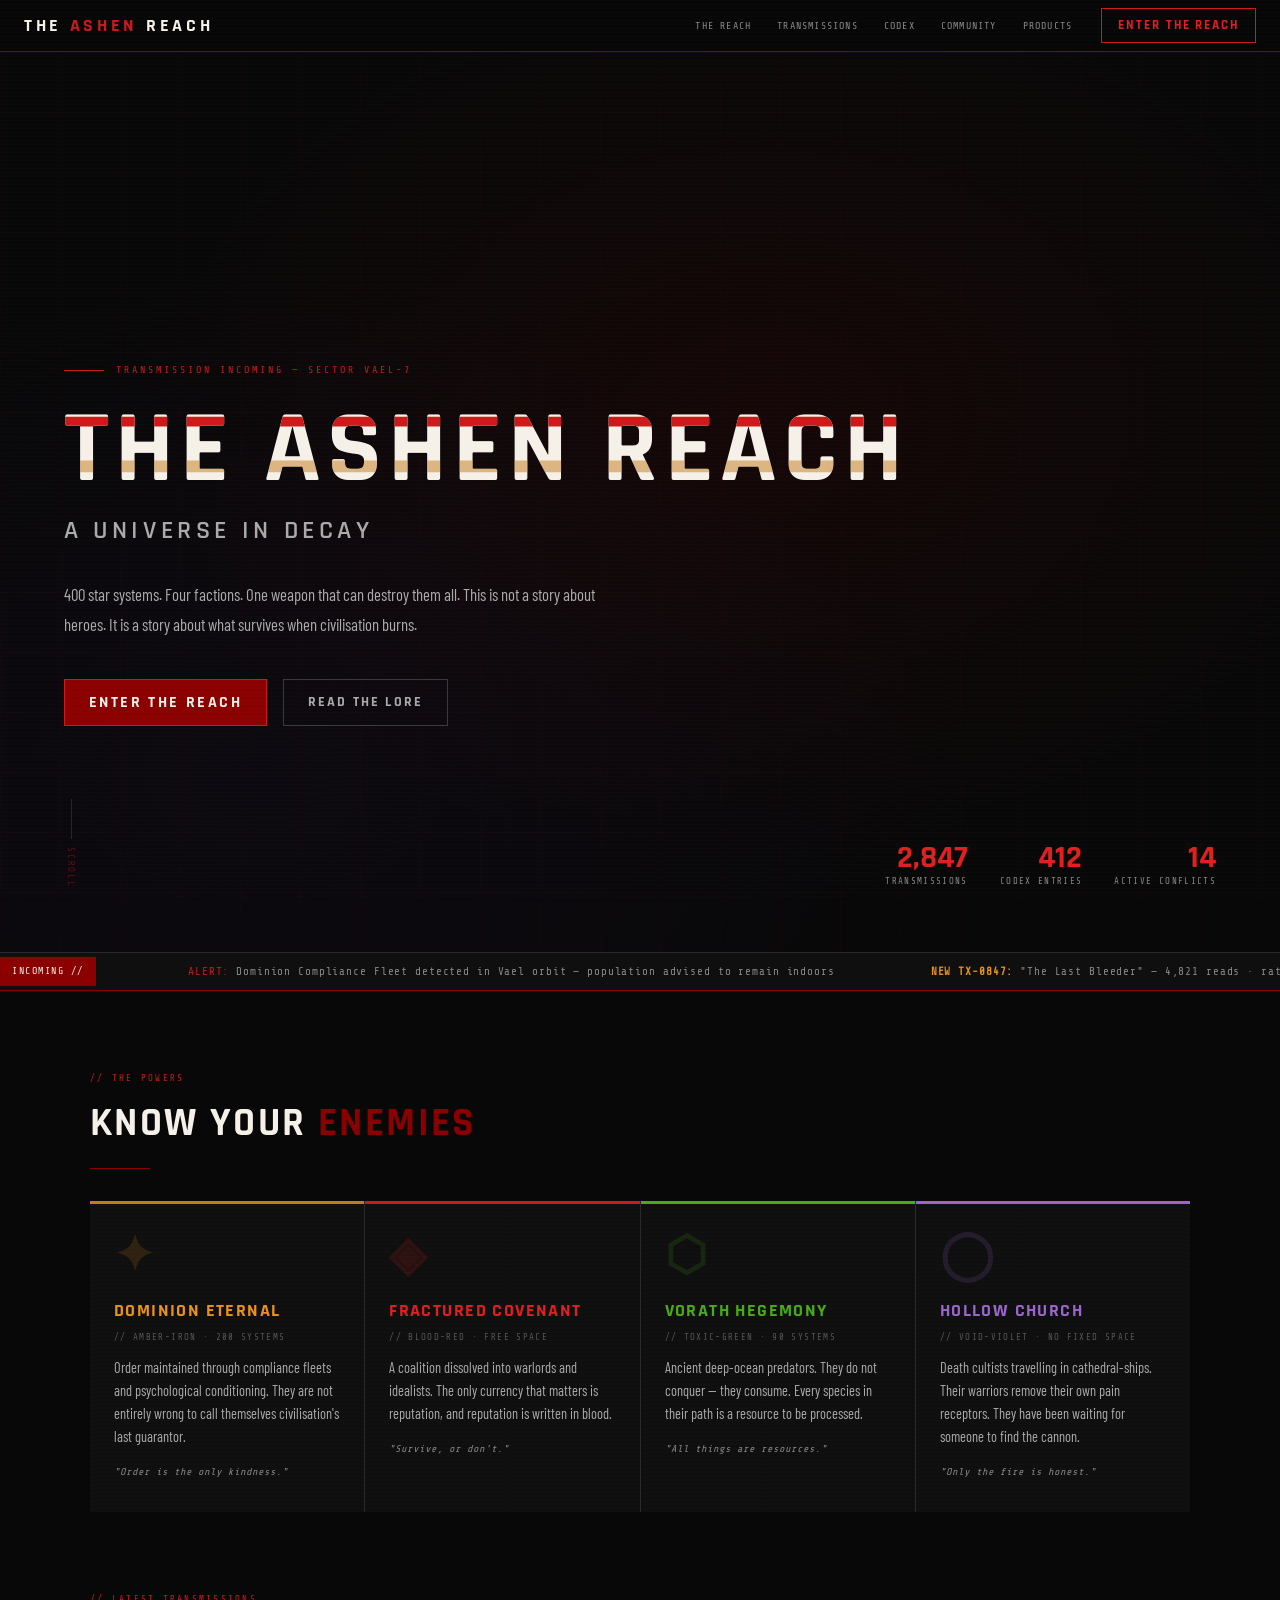
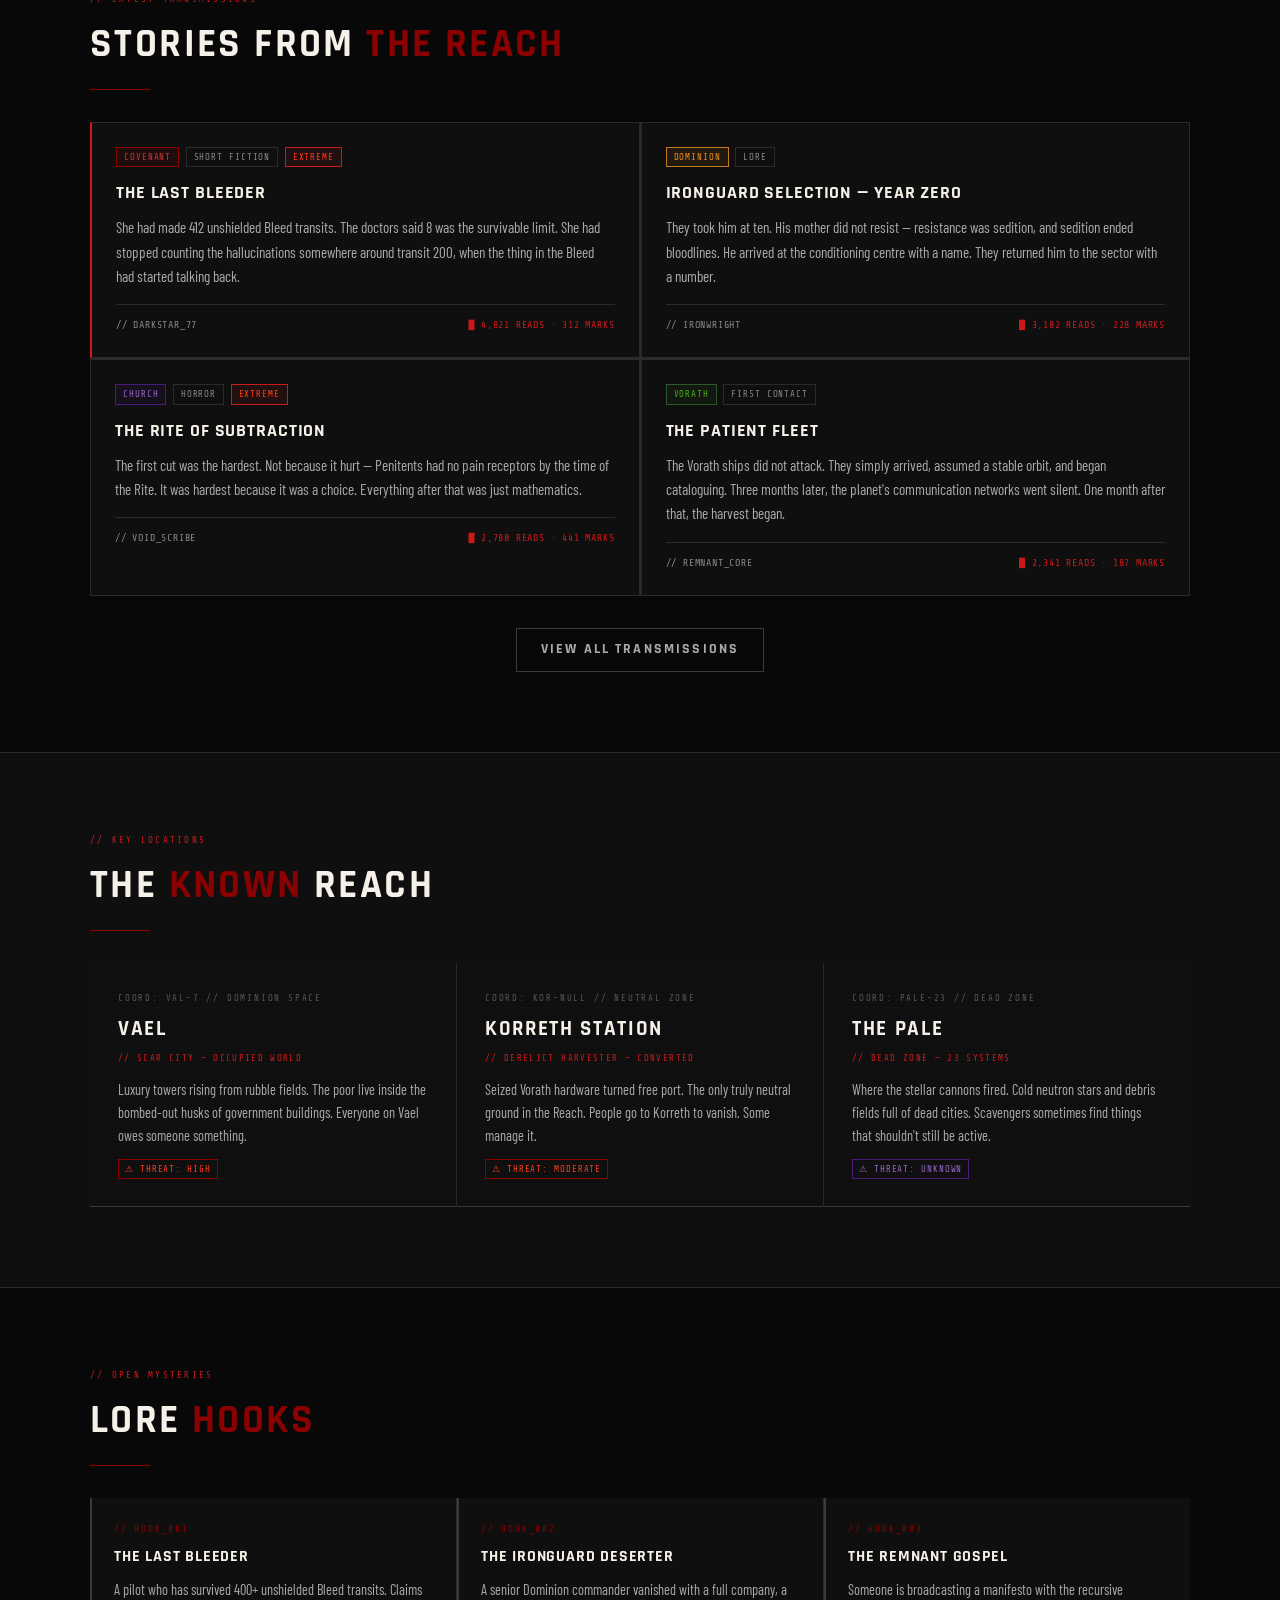
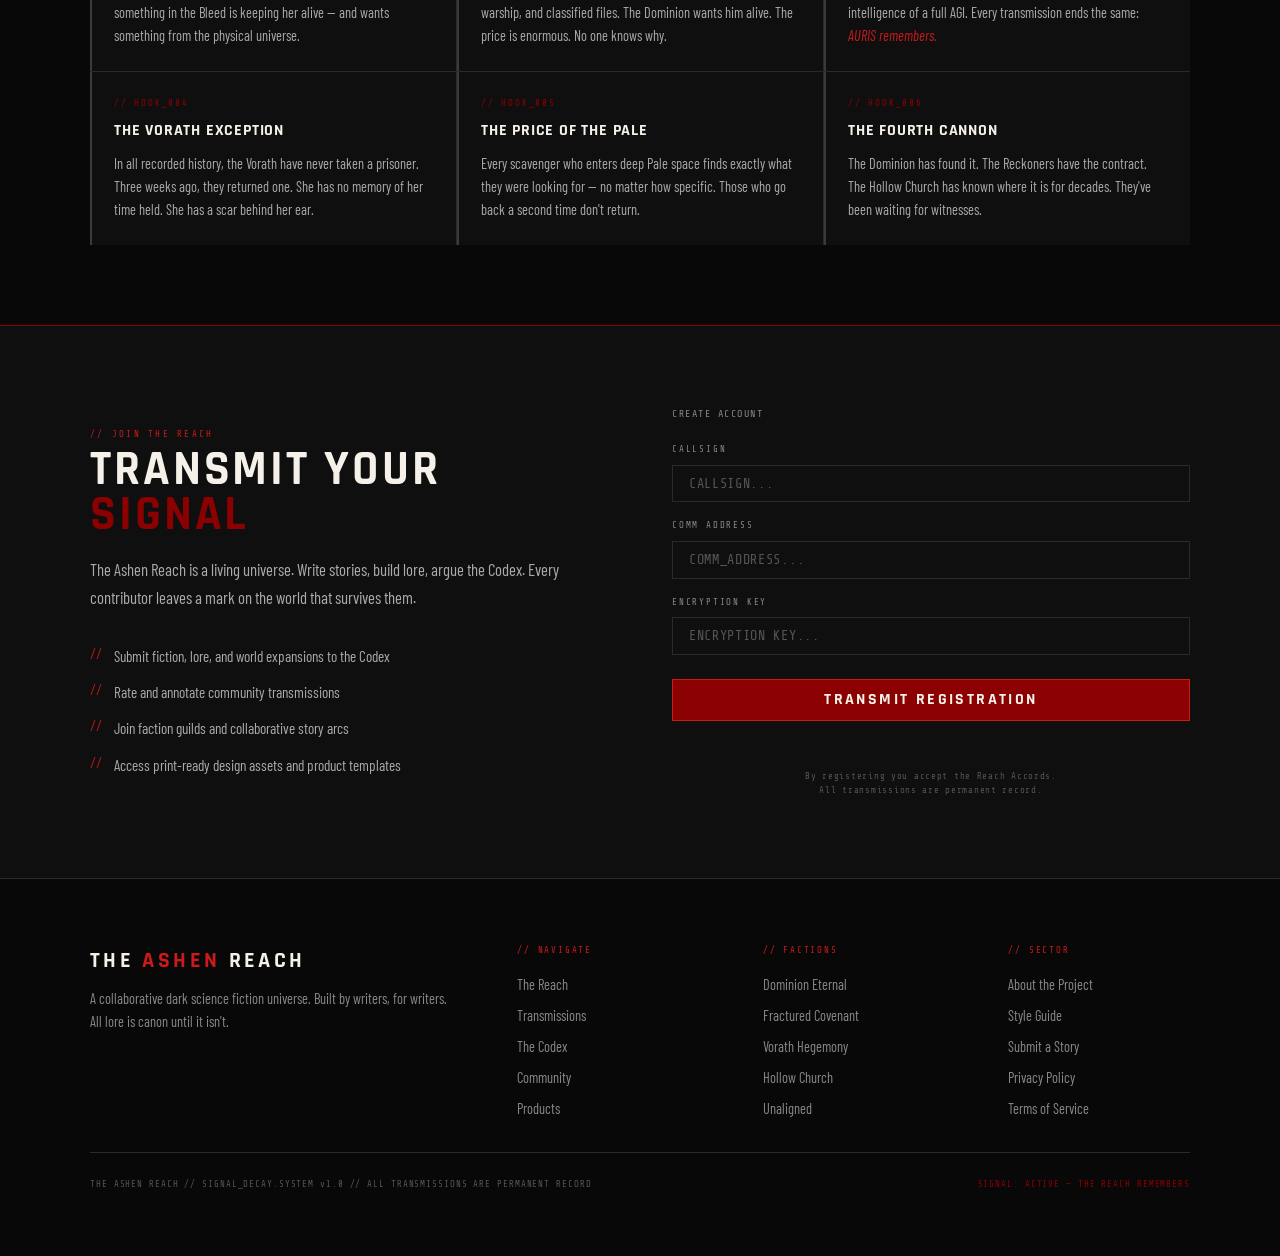
<file: index.html>
<!DOCTYPE html>
<html lang="en">
<head>
  <meta charset="UTF-8">
  <meta name="viewport" content="width=device-width, initial-scale=1.0">

  <!-- SEO -->
  <title>The Ashen Reach — A Universe in Decay</title>
  <meta name="description" content="400 star systems. Four factions. One weapon that can destroy them all. The Ashen Reach is a collaborative dark science fiction universe — read the lore, explore the Codex, and transmit your stories.">
  <meta name="keywords" content="science fiction, space opera, dark sci-fi, collaborative fiction, worldbuilding, lore, the ashen reach">
  <link rel="canonical" href="https://theashenreach.com/">

  <!-- Open Graph -->
  <meta property="og:type"        content="website">
  <meta property="og:url"         content="https://theashenreach.com/">
  <meta property="og:title"       content="The Ashen Reach — A Universe in Decay">
  <meta property="og:description" content="400 star systems. Four factions. One weapon that can destroy them all.">
  <meta property="og:image"       content="https://theashenreach.com/assets/og-image.jpg">

  <!-- Twitter Card -->
  <meta name="twitter:card"        content="summary_large_image">
  <meta name="twitter:title"       content="The Ashen Reach — A Universe in Decay">
  <meta name="twitter:description" content="400 star systems. Four factions. One weapon that can destroy them all.">
  <meta name="twitter:image"       content="https://theashenreach.com/assets/og-image.jpg">

  <!-- Structured Data -->
  <script type="application/ld+json">
  {
    "@context": "https://schema.org",
    "@type": "WebSite",
    "name": "The Ashen Reach",
    "url": "https://theashenreach.com",
    "description": "A collaborative dark science fiction universe",
    "potentialAction": {
      "@type": "SearchAction",
      "target": "https://theashenreach.com/codex?q={search_term_string}",
      "query-input": "required name=search_term_string"
    }
  }
  </script>

  <!-- Favicon (placeholder — replace with real favicon later) -->
  <link rel="icon" type="image/svg+xml" href="data:image/svg+xml,<svg xmlns='http://www.w3.org/2000/svg' viewBox='0 0 32 32'><rect width='32' height='32' fill='%23080808'/><circle cx='16' cy='16' r='12' fill='none' stroke='%238b0000' stroke-width='1.5'/><circle cx='16' cy='16' r='4' fill='%23cc1a1a'/></svg>">

  <!-- Design System -->
  <link rel="stylesheet" href="styles/signal-decay.css">

  <style>
    /* ── PAGE-SPECIFIC STYLES ── */

    /* Faction cards */
    .faction-card {
      background: var(--void-2);
      padding: 2rem 1.5rem;
      position: relative;
      overflow: hidden;
      cursor: pointer;
      transition: background var(--transition-fast);
    }
    .faction-card:hover { background: var(--void-3); }
    .faction-card::before {
      content: '';
      position: absolute;
      top: 0; left: 0; right: 0;
      height: 3px;
      transition: height var(--transition-fast);
    }
    .faction-card:hover::before { height: 5px; }
    .faction-card::after {
      content: '';
      position: absolute;
      inset: 0;
      background: repeating-linear-gradient(0deg, transparent, transparent 3px, rgba(255,255,255,0.007) 3px, rgba(255,255,255,0.007) 4px);
      pointer-events: none;
    }
    .fc-dominion::before  { background: var(--amber); }
    .fc-covenant::before  { background: var(--crimson); }
    .fc-vorath::before    { background: var(--toxic-2); }
    .fc-church::before    { background: var(--violet-2); }

    .faction-glyph {
      font-family: var(--font-display);
      font-size: 3rem;
      font-weight: 700;
      line-height: 1;
      margin-bottom: 1rem;
      opacity: 0.15;
    }
    .faction-name {
      font-family: var(--font-display);
      font-size: 1.1rem;
      font-weight: 700;
      text-transform: uppercase;
      letter-spacing: 0.08em;
      margin-bottom: 0.3rem;
    }
    .fc-dominion .faction-glyph,
    .fc-dominion .faction-name { color: var(--amber-2); }
    .fc-covenant .faction-glyph,
    .fc-covenant .faction-name { color: var(--crimson-2); }
    .fc-vorath .faction-glyph,
    .fc-vorath .faction-name   { color: var(--toxic-2); }
    .fc-church .faction-glyph,
    .fc-church .faction-name   { color: var(--violet-2); }

    .faction-tag {
      font-family: var(--font-mono);
      font-size: 9px;
      letter-spacing: 0.15em;
      color: var(--steel);
      text-transform: uppercase;
      margin-bottom: 0.75rem;
    }
    .faction-desc {
      font-family: var(--font-body);
      font-size: 0.9rem;
      color: var(--ghost);
      line-height: 1.6;
    }
    .faction-motto {
      font-family: var(--font-mono);
      font-size: 10px;
      letter-spacing: 0.1em;
      color: var(--steel-2);
      margin-top: 1rem;
      font-style: italic;
    }

    /* World cards */
    .world-card {
      background: var(--void-2);
      padding: 1.75rem;
      position: relative;
      overflow: hidden;
      cursor: pointer;
      transition: background var(--transition-fast);
    }
    .world-card:hover { background: var(--void-3); }
    .world-card::before {
      content: '';
      position: absolute;
      bottom: 0; left: 0; right: 0;
      height: 1px;
      background: var(--ash-3);
      transition: background var(--transition-fast);
    }
    .world-card:hover::before { background: var(--crimson); }
    .world-card::after {
      content: '';
      position: absolute;
      inset: 0;
      background: repeating-linear-gradient(0deg, transparent, transparent 3px, rgba(255,255,255,0.007) 3px, rgba(255,255,255,0.007) 4px);
      pointer-events: none;
    }
    .world-coord {
      font-family: var(--font-mono);
      font-size: 9px;
      letter-spacing: 0.2em;
      color: var(--steel);
      margin-bottom: 0.5rem;
    }
    .world-name {
      font-family: var(--font-display);
      font-size: 1.3rem;
      font-weight: 700;
      text-transform: uppercase;
      letter-spacing: 0.08em;
      color: var(--white-2);
      margin-bottom: 0.3rem;
    }
    .world-type {
      font-family: var(--font-mono);
      font-size: 9px;
      letter-spacing: 0.15em;
      color: var(--crimson);
      text-transform: uppercase;
      margin-bottom: 0.75rem;
    }
    .world-desc {
      font-family: var(--font-body);
      font-size: 0.9rem;
      color: var(--ghost);
      line-height: 1.6;
    }
    .world-threat {
      display: inline-block;
      margin-top: 0.75rem;
      font-family: var(--font-mono);
      font-size: 9px;
      letter-spacing: 0.1em;
      color: var(--ember);
      border: 1px solid var(--blood);
      padding: 2px 6px;
    }

    /* Hook cards */
    .hook-card {
      background: var(--void-2);
      padding: 1.5rem;
      position: relative;
      overflow: hidden;
      transition: background var(--transition-fast);
    }
    .hook-card::before {
      content: '';
      position: absolute;
      top: 0; left: 0; bottom: 0;
      width: 2px;
      background: var(--ash-3);
      transition: background var(--transition-fast);
    }
    .hook-card:hover { background: var(--void-3); }
    .hook-card:hover::before { background: var(--crimson); }
    .hook-num {
      font-family: var(--font-mono);
      font-size: 9px;
      letter-spacing: 0.2em;
      color: var(--blood);
      margin-bottom: 0.5rem;
    }
    .hook-title {
      font-family: var(--font-display);
      font-size: 1rem;
      font-weight: 700;
      text-transform: uppercase;
      letter-spacing: 0.05em;
      color: var(--white-2);
      margin-bottom: 0.5rem;
    }
    .hook-text {
      font-family: var(--font-body);
      font-size: 0.9rem;
      color: var(--ghost);
      line-height: 1.6;
    }

    /* Join section */
    .join-section {
      background: var(--void-2);
      border-top: 1px solid var(--blood);
      padding: 5rem 2rem;
    }
    .join-inner {
      max-width: var(--max-width);
      margin: 0 auto;
      display: grid;
      grid-template-columns: 1fr 1fr;
      gap: 4rem;
      align-items: center;
    }
    .join-title {
      font-family: var(--font-display);
      font-size: clamp(2rem, 4vw, 3rem);
      font-weight: 700;
      text-transform: uppercase;
      letter-spacing: 0.06em;
      line-height: 0.95;
      color: var(--white-2);
      margin-bottom: 1rem;
    }
    .join-title span { color: var(--blood); }
    .join-desc {
      font-family: var(--font-body);
      font-size: 1.05rem;
      color: var(--ghost);
      line-height: 1.7;
      margin-bottom: 2rem;
    }
    .join-features {
      display: flex;
      flex-direction: column;
      gap: 0.75rem;
    }
    .join-feature {
      font-family: var(--font-body);
      font-size: 0.95rem;
      color: var(--ghost);
      display: flex;
      gap: 0.75rem;
      align-items: flex-start;
    }
    .join-feature::before {
      content: '//';
      color: var(--crimson);
      font-family: var(--font-mono);
      font-size: 11px;
      flex-shrink: 0;
      margin-top: 2px;
    }
    .join-form {
      display: flex;
      flex-direction: column;
      gap: 1rem;
    }
    .join-form-note {
      font-family: var(--font-mono);
      font-size: 9px;
      color: var(--steel);
      letter-spacing: 0.08em;
      text-align: center;
    }
    .form-msg {
      font-family: var(--font-mono);
      font-size: 10px;
      letter-spacing: 0.1em;
      min-height: 16px;
    }

    /* Page sections */
    .page-section {
      padding: 5rem 2rem;
    }
    .page-section-inner {
      max-width: var(--max-width);
      margin: 0 auto;
    }

    @media (max-width: 720px) {
      .join-inner { grid-template-columns: 1fr; gap: 2.5rem; }
      .page-section { padding: 3rem 1.25rem; }
    }
  </style>
</head>

<body>

<!-- ── NAVIGATION ─────────────────────────────────────── -->
<nav class="nav" role="navigation" aria-label="Main navigation">
  <button class="nav-menu-btn" id="navMenuBtn" aria-label="Open navigation menu" aria-expanded="false">
    ☰ Menu
  </button>

  <a href="/" class="nav-logo" aria-label="The Ashen Reach — Home">
    THE <em>ASHEN</em> REACH
  </a>

  <div class="nav-links" role="menubar">
    <a href="/the-reach" class="nav-link" data-page="the-reach" role="menuitem">The Reach</a>
    <a href="/transmissions" class="nav-link" data-page="transmissions" role="menuitem">Transmissions</a>
    <a href="/codex" class="nav-link" data-page="codex" role="menuitem">Codex</a>
    <a href="/community" class="nav-link" data-page="community" role="menuitem">Community</a>
    <a href="/products" class="nav-link" data-page="products" role="menuitem">Products</a>
  </div>

  <a href="#join" class="nav-cta">Enter the Reach</a>
</nav>

<!-- Mobile nav drawer -->
<div class="nav-drawer" id="navDrawer" role="menu" aria-label="Mobile navigation">
  <a href="/the-reach"     class="nav-link" role="menuitem">The Reach</a>
  <a href="/transmissions" class="nav-link" role="menuitem">Transmissions</a>
  <a href="/codex"         class="nav-link" role="menuitem">Codex</a>
  <a href="/community"     class="nav-link" role="menuitem">Community</a>
  <a href="/products"      class="nav-link" role="menuitem">Products</a>
  <a href="#join"          class="nav-link" role="menuitem" style="color:var(--crimson);">Enter the Reach</a>
</div>
<div class="overlay" id="navOverlay" aria-hidden="true"></div>


<!-- ── HERO ───────────────────────────────────────────── -->
<section class="hero" aria-label="Hero">
  <div class="hero-bg"          aria-hidden="true"></div>
  <div class="hero-grid-overlay" aria-hidden="true"></div>

  <div class="hero-content">
    <p class="hero-eyebrow" aria-label="Transmission incoming from sector Vael-7">
      TRANSMISSION INCOMING — SECTOR VAEL-7
    </p>

    <h1 class="t-display t-display-xl glitch" data-text="THE ASHEN REACH" style="display:block; margin-bottom: 0.75rem;">
      THE ASHEN REACH
    </h1>

    <p class="t-sub" style="font-size: clamp(1rem,2.5vw,1.6rem); margin-bottom: 1.75rem;">
      A Universe in Decay
    </p>

    <p class="t-body" style="max-width: 540px; margin-bottom: 2.5rem;" data-fade>
      400 star systems. Four factions. One weapon that can destroy them all.
      This is not a story about heroes. It is a story about what survives
      when civilisation burns.
    </p>

    <div style="display:flex; gap:1rem; flex-wrap:wrap;" data-fade>
      <a href="#join"          class="btn btn-primary">Enter the Reach</a>
      <a href="/the-reach"     class="btn btn-secondary">Read the Lore</a>
    </div>
  </div>

  <!-- Live stats -->
  <div class="hero-stats" aria-label="Universe statistics" data-fade>
    <div class="hero-stat">
      <div class="hero-stat-val">2,847</div>
      <div class="hero-stat-label">Transmissions</div>
    </div>
    <div class="hero-stat">
      <div class="hero-stat-val">412</div>
      <div class="hero-stat-label">Codex Entries</div>
    </div>
    <div class="hero-stat">
      <div class="hero-stat-val">14</div>
      <div class="hero-stat-label">Active Conflicts</div>
    </div>
  </div>

  <!-- Scroll indicator -->
  <div class="scroll-indicator" aria-hidden="true">
    <div class="scroll-line"></div>
    <span class="scroll-label">Scroll</span>
  </div>
</section>


<!-- ── TICKER ─────────────────────────────────────────── -->
<div class="ticker" role="marquee" aria-label="Incoming transmissions ticker" aria-live="off">
  <div class="ticker-inner">
    <span class="ticker-item"><em>ALERT:</em> Dominion Compliance Fleet detected in Vael orbit — population advised to remain indoors</span>
    <span class="ticker-item"><strong>NEW TX-0847:</strong> "The Last Bleeder" — 4,821 reads · rated EXTREME</span>
    <span class="ticker-item"><em>CODEX UPDATED:</em> Korreth Station — Guild War entry expanded</span>
    <span class="ticker-item"><strong>WARNING:</strong> Vorath Patience Fleet holding position at the Pale perimeter — intent unknown</span>
    <span class="ticker-item"><em>TRANSMISSION:</em> AURIS remembers — signal origin unlocated</span>
    <span class="ticker-item"><strong>NEW TX-0848:</strong> "Children of the Scorching" — first chapter posted</span>
    <!-- Duplicate for seamless loop -->
    <span class="ticker-item"><em>ALERT:</em> Dominion Compliance Fleet detected in Vael orbit — population advised to remain indoors</span>
    <span class="ticker-item"><strong>NEW TX-0847:</strong> "The Last Bleeder" — 4,821 reads · rated EXTREME</span>
    <span class="ticker-item"><em>CODEX UPDATED:</em> Korreth Station — Guild War entry expanded</span>
    <span class="ticker-item"><strong>WARNING:</strong> Vorath Patience Fleet holding position at the Pale perimeter — intent unknown</span>
    <span class="ticker-item"><em>TRANSMISSION:</em> AURIS remembers — signal origin unlocated</span>
    <span class="ticker-item"><strong>NEW TX-0848:</strong> "Children of the Scorching" — first chapter posted</span>
  </div>
</div>


<!-- ── FACTIONS ───────────────────────────────────────── -->
<section class="page-section" aria-labelledby="factions-heading">
  <div class="page-section-inner">
    <div class="section-header" data-fade>
      <p class="section-eyebrow">// THE POWERS</p>
      <h2 class="section-title" id="factions-heading">Know Your <span>Enemies</span></h2>
      <hr class="section-rule" aria-hidden="true">
    </div>

    <div class="grid-gap g-4" role="list">
      <article class="faction-card fc-dominion" role="listitem" data-fade>
        <div class="faction-glyph" aria-hidden="true">✦</div>
        <h3 class="faction-name">Dominion Eternal</h3>
        <p class="faction-tag">// AMBER-IRON · 200 SYSTEMS</p>
        <p class="faction-desc">Order maintained through compliance fleets and psychological conditioning. They are not entirely wrong to call themselves civilisation's last guarantor.</p>
        <p class="faction-motto">"Order is the only kindness."</p>
      </article>

      <article class="faction-card fc-covenant" role="listitem" data-fade>
        <div class="faction-glyph" aria-hidden="true">◈</div>
        <h3 class="faction-name">Fractured Covenant</h3>
        <p class="faction-tag">// BLOOD-RED · FREE SPACE</p>
        <p class="faction-desc">A coalition dissolved into warlords and idealists. The only currency that matters is reputation, and reputation is written in blood.</p>
        <p class="faction-motto">"Survive, or don't."</p>
      </article>

      <article class="faction-card fc-vorath" role="listitem" data-fade>
        <div class="faction-glyph" aria-hidden="true">⬡</div>
        <h3 class="faction-name">Vorath Hegemony</h3>
        <p class="faction-tag">// TOXIC-GREEN · 90 SYSTEMS</p>
        <p class="faction-desc">Ancient deep-ocean predators. They do not conquer — they consume. Every species in their path is a resource to be processed.</p>
        <p class="faction-motto">"All things are resources."</p>
      </article>

      <article class="faction-card fc-church" role="listitem" data-fade>
        <div class="faction-glyph" aria-hidden="true">◯</div>
        <h3 class="faction-name">Hollow Church</h3>
        <p class="faction-tag">// VOID-VIOLET · NO FIXED SPACE</p>
        <p class="faction-desc">Death cultists travelling in cathedral-ships. Their warriors remove their own pain receptors. They have been waiting for someone to find the cannon.</p>
        <p class="faction-motto">"Only the fire is honest."</p>
      </article>
    </div>
  </div>
</section>


<!-- ── TRANSMISSIONS ──────────────────────────────────── -->
<section class="page-section" style="padding-top:0;" aria-labelledby="tx-heading">
  <div class="page-section-inner">
    <div class="section-header" data-fade>
      <p class="section-eyebrow">// LATEST TRANSMISSIONS</p>
      <h2 class="section-title" id="tx-heading">Stories from <span>the Reach</span></h2>
      <hr class="section-rule" aria-hidden="true">
    </div>

    <div class="grid-gap g-2" role="list">
      <article class="tx-card tx-card-featured" role="listitem" data-fade>
        <div style="display:flex; gap:0.4rem; flex-wrap:wrap; margin-bottom:0.75rem;">
          <span class="badge badge-covenant">Covenant</span>
          <span class="badge badge-neutral">Short Fiction</span>
          <span class="badge badge-danger">Extreme</span>
        </div>
        <h3 class="tx-card-title">The Last Bleeder</h3>
        <p class="tx-card-excerpt">She had made 412 unshielded Bleed transits. The doctors said 8 was the survivable limit. She had stopped counting the hallucinations somewhere around transit 200, when the thing in the Bleed had started talking back.</p>
        <div class="tx-card-footer">
          <span class="tx-card-author">// DARKSTAR_77</span>
          <span class="tx-card-reads">█ 4,821 READS · 312 MARKS</span>
        </div>
      </article>

      <article class="tx-card" role="listitem" data-fade>
        <div style="display:flex; gap:0.4rem; flex-wrap:wrap; margin-bottom:0.75rem;">
          <span class="badge badge-dominion">Dominion</span>
          <span class="badge badge-neutral">Lore</span>
        </div>
        <h3 class="tx-card-title">Ironguard Selection — Year Zero</h3>
        <p class="tx-card-excerpt">They took him at ten. His mother did not resist — resistance was sedition, and sedition ended bloodlines. He arrived at the conditioning centre with a name. They returned him to the sector with a number.</p>
        <div class="tx-card-footer">
          <span class="tx-card-author">// IRONWRIGHT</span>
          <span class="tx-card-reads">█ 3,102 READS · 228 MARKS</span>
        </div>
      </article>

      <article class="tx-card" role="listitem" data-fade>
        <div style="display:flex; gap:0.4rem; flex-wrap:wrap; margin-bottom:0.75rem;">
          <span class="badge badge-church">Church</span>
          <span class="badge badge-neutral">Horror</span>
          <span class="badge badge-danger">Extreme</span>
        </div>
        <h3 class="tx-card-title">The Rite of Subtraction</h3>
        <p class="tx-card-excerpt">The first cut was the hardest. Not because it hurt — Penitents had no pain receptors by the time of the Rite. It was hardest because it was a choice. Everything after that was just mathematics.</p>
        <div class="tx-card-footer">
          <span class="tx-card-author">// VOID_SCRIBE</span>
          <span class="tx-card-reads">█ 2,780 READS · 441 MARKS</span>
        </div>
      </article>

      <article class="tx-card" role="listitem" data-fade>
        <div style="display:flex; gap:0.4rem; flex-wrap:wrap; margin-bottom:0.75rem;">
          <span class="badge badge-vorath">Vorath</span>
          <span class="badge badge-neutral">First Contact</span>
        </div>
        <h3 class="tx-card-title">The Patient Fleet</h3>
        <p class="tx-card-excerpt">The Vorath ships did not attack. They simply arrived, assumed a stable orbit, and began cataloguing. Three months later, the planet's communication networks went silent. One month after that, the harvest began.</p>
        <div class="tx-card-footer">
          <span class="tx-card-author">// REMNANT_CORE</span>
          <span class="tx-card-reads">█ 2,341 READS · 187 MARKS</span>
        </div>
      </article>
    </div>

    <div style="text-align:center; margin-top: 2rem;" data-fade>
      <a href="/transmissions" class="btn btn-secondary">View All Transmissions</a>
    </div>
  </div>
</section>


<!-- ── KEY WORLDS ─────────────────────────────────────── -->
<section class="page-section" style="background:var(--void-2); border-top:1px solid var(--ash-2); border-bottom:1px solid var(--ash-2);" aria-labelledby="worlds-heading">
  <div class="page-section-inner">
    <div class="section-header" data-fade>
      <p class="section-eyebrow">// KEY LOCATIONS</p>
      <h2 class="section-title" id="worlds-heading">The <span>Known</span> Reach</h2>
      <hr class="section-rule" aria-hidden="true">
    </div>

    <div class="grid-gap g-3" role="list">
      <article class="world-card" role="listitem" data-fade>
        <p class="world-coord">COORD: VAL-7 // DOMINION SPACE</p>
        <h3 class="world-name">Vael</h3>
        <p class="world-type">// SCAR CITY — OCCUPIED WORLD</p>
        <p class="world-desc">Luxury towers rising from rubble fields. The poor live inside the bombed-out husks of government buildings. Everyone on Vael owes someone something.</p>
        <span class="world-threat">⚠ THREAT: HIGH</span>
      </article>

      <article class="world-card" role="listitem" data-fade>
        <p class="world-coord">COORD: KOR-NULL // NEUTRAL ZONE</p>
        <h3 class="world-name">Korreth Station</h3>
        <p class="world-type">// DERELICT HARVESTER — CONVERTED</p>
        <p class="world-desc">Seized Vorath hardware turned free port. The only truly neutral ground in the Reach. People go to Korreth to vanish. Some manage it.</p>
        <span class="world-threat">⚠ THREAT: MODERATE</span>
      </article>

      <article class="world-card" role="listitem" data-fade>
        <p class="world-coord">COORD: PALE-23 // DEAD ZONE</p>
        <h3 class="world-name">The Pale</h3>
        <p class="world-type">// DEAD ZONE — 23 SYSTEMS</p>
        <p class="world-desc">Where the stellar cannons fired. Cold neutron stars and debris fields full of dead cities. Scavengers sometimes find things that shouldn't still be active.</p>
        <span class="world-threat" style="color:var(--violet-2);border-color:var(--violet);">⚠ THREAT: UNKNOWN</span>
      </article>
    </div>
  </div>
</section>


<!-- ── LORE HOOKS ─────────────────────────────────────── -->
<section class="page-section" aria-labelledby="hooks-heading">
  <div class="page-section-inner">
    <div class="section-header" data-fade>
      <p class="section-eyebrow">// OPEN MYSTERIES</p>
      <h2 class="section-title" id="hooks-heading">Lore <span>Hooks</span></h2>
      <hr class="section-rule" aria-hidden="true">
    </div>

    <div class="grid-gap g-3" role="list">
      <article class="hook-card" role="listitem" data-fade>
        <p class="hook-num">// HOOK_001</p>
        <h3 class="hook-title">The Last Bleeder</h3>
        <p class="hook-text">A pilot who has survived 400+ unshielded Bleed transits. Claims something in the Bleed is keeping her alive — and wants something from the physical universe.</p>
      </article>
      <article class="hook-card" role="listitem" data-fade>
        <p class="hook-num">// HOOK_002</p>
        <h3 class="hook-title">The Ironguard Deserter</h3>
        <p class="hook-text">A senior Dominion commander vanished with a full company, a warship, and classified files. The Dominion wants him alive. The price is enormous. No one knows why.</p>
      </article>
      <article class="hook-card" role="listitem" data-fade>
        <p class="hook-num">// HOOK_003</p>
        <h3 class="hook-title">The Remnant Gospel</h3>
        <p class="hook-text">Someone is broadcasting a manifesto with the recursive intelligence of a full AGI. Every transmission ends the same: <em style="color:var(--crimson)">AURIS remembers.</em></p>
      </article>
      <article class="hook-card" role="listitem" data-fade>
        <p class="hook-num">// HOOK_004</p>
        <h3 class="hook-title">The Vorath Exception</h3>
        <p class="hook-text">In all recorded history, the Vorath have never taken a prisoner. Three weeks ago, they returned one. She has no memory of her time held. She has a scar behind her ear.</p>
      </article>
      <article class="hook-card" role="listitem" data-fade>
        <p class="hook-num">// HOOK_005</p>
        <h3 class="hook-title">The Price of the Pale</h3>
        <p class="hook-text">Every scavenger who enters deep Pale space finds exactly what they were looking for — no matter how specific. Those who go back a second time don't return.</p>
      </article>
      <article class="hook-card" role="listitem" data-fade>
        <p class="hook-num">// HOOK_006</p>
        <h3 class="hook-title">The Fourth Cannon</h3>
        <p class="hook-text">The Dominion has found it. The Reckoners have the contract. The Hollow Church has known where it is for decades. They've been waiting for witnesses.</p>
      </article>
    </div>
  </div>
</section>


<!-- ── JOIN / EMAIL CAPTURE ───────────────────────────── -->
<section class="join-section" id="join" aria-labelledby="join-heading">
  <div class="join-inner">
    <div data-fade>
      <p class="section-eyebrow">// JOIN THE REACH</p>
      <h2 class="join-title" id="join-heading">Transmit Your <span>Signal</span></h2>
      <p class="join-desc">The Ashen Reach is a living universe. Write stories, build lore, argue the Codex. Every contributor leaves a mark on the world that survives them.</p>
      <ul class="join-features" aria-label="Membership benefits">
        <li class="join-feature">Submit fiction, lore, and world expansions to the Codex</li>
        <li class="join-feature">Rate and annotate community transmissions</li>
        <li class="join-feature">Join faction guilds and collaborative story arcs</li>
        <li class="join-feature">Access print-ready design assets and product templates</li>
      </ul>
    </div>

    <div data-fade>
      <form class="join-form" data-email-form aria-label="Sign up to The Ashen Reach">
        <p class="t-label" style="color:var(--steel-2); margin-bottom:0.25rem;">Create Account</p>

        <div class="field">
          <label class="field-label" for="signup-callsign">Callsign</label>
          <input class="input" type="text" id="signup-callsign" name="callsign" placeholder="CALLSIGN..." autocomplete="username">
        </div>

        <div class="field">
          <label class="field-label" for="signup-email">Comm Address</label>
          <input class="input" type="email" id="signup-email" name="email" placeholder="COMM_ADDRESS..." autocomplete="email" required>
        </div>

        <div class="field">
          <label class="field-label" for="signup-password">Encryption Key</label>
          <input class="input" type="password" id="signup-password" name="password" placeholder="ENCRYPTION KEY..." autocomplete="new-password">
        </div>

        <button type="submit" class="btn btn-primary" style="margin-top:0.5rem;">
          Transmit Registration
        </button>

        <p class="form-msg" data-form-msg aria-live="polite"></p>

        <p class="join-form-note">
          By registering you accept the Reach Accords.<br>
          All transmissions are permanent record.
        </p>
      </form>
    </div>
  </div>
</section>


<!-- ── FOOTER ─────────────────────────────────────────── -->
<footer class="footer" role="contentinfo">
  <div class="footer-grid">
    <div>
      <p class="footer-brand-name">THE <em>ASHEN</em> REACH</p>
      <p class="footer-brand-desc">A collaborative dark science fiction universe. Built by writers, for writers. All lore is canon until it isn't.</p>
    </div>
    <nav aria-label="Navigate">
      <p class="footer-col-title">// Navigate</p>
      <div class="footer-links">
        <a href="/the-reach"     class="footer-link">The Reach</a>
        <a href="/transmissions" class="footer-link">Transmissions</a>
        <a href="/codex"         class="footer-link">The Codex</a>
        <a href="/community"     class="footer-link">Community</a>
        <a href="/products"      class="footer-link">Products</a>
      </div>
    </nav>
    <nav aria-label="Factions">
      <p class="footer-col-title">// Factions</p>
      <div class="footer-links">
        <a href="/factions/dominion" class="footer-link">Dominion Eternal</a>
        <a href="/factions/covenant" class="footer-link">Fractured Covenant</a>
        <a href="/factions/vorath"   class="footer-link">Vorath Hegemony</a>
        <a href="/factions/church"   class="footer-link">Hollow Church</a>
        <a href="/factions/neutral"  class="footer-link">Unaligned</a>
      </div>
    </nav>
    <nav aria-label="Sector">
      <p class="footer-col-title">// Sector</p>
      <div class="footer-links">
        <a href="/about"       class="footer-link">About the Project</a>
        <a href="/style-guide" class="footer-link">Style Guide</a>
        <a href="/submit"      class="footer-link">Submit a Story</a>
        <a href="/privacy"     class="footer-link">Privacy Policy</a>
        <a href="/terms"       class="footer-link">Terms of Service</a>
      </div>
    </nav>
  </div>

  <div class="footer-bottom">
    <p class="footer-copy">THE ASHEN REACH // SIGNAL_DECAY.SYSTEM v1.0 // ALL TRANSMISSIONS ARE PERMANENT RECORD</p>
    <p class="footer-signal" aria-live="polite">SIGNAL: ACTIVE — THE REACH REMEMBERS</p>
  </div>
</footer>


<!-- ── SCRIPTS ────────────────────────────────────────── -->
<script src="scripts/main.js"></script>
</body>
</html>
</file>
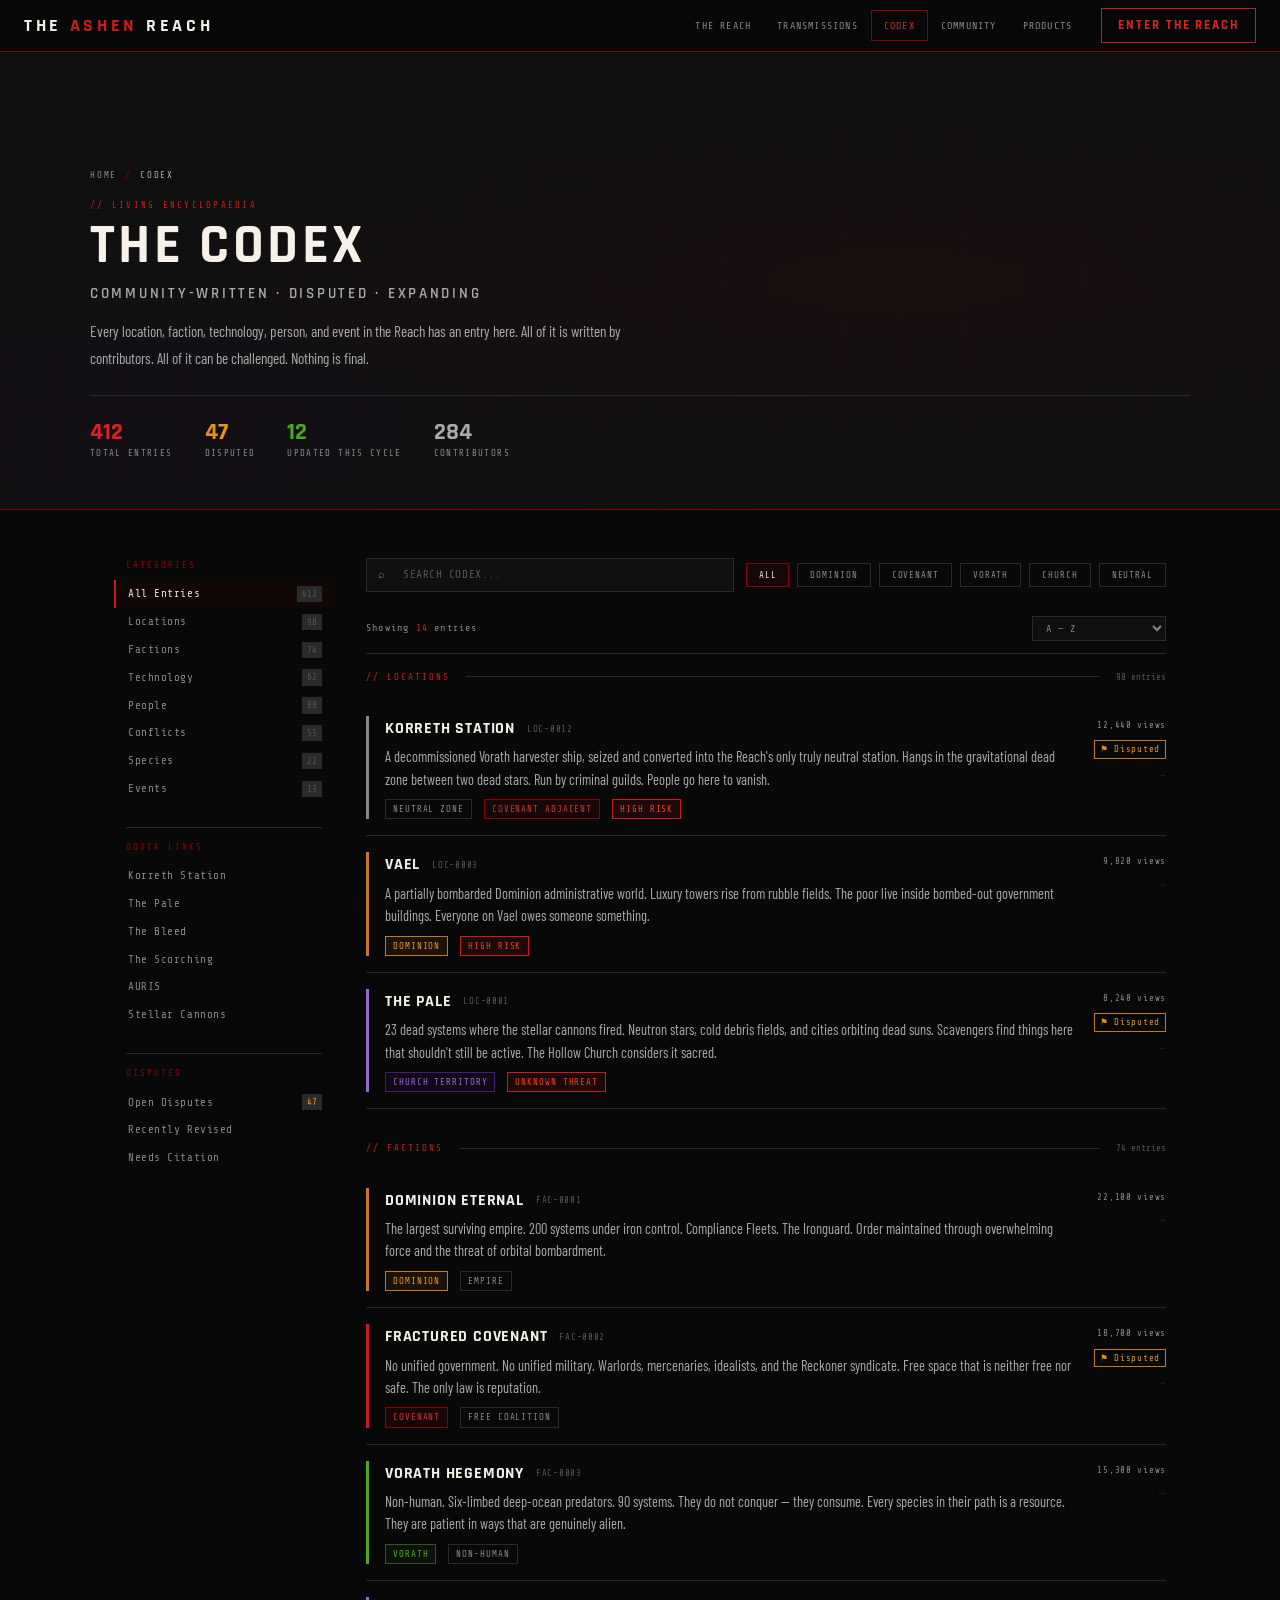
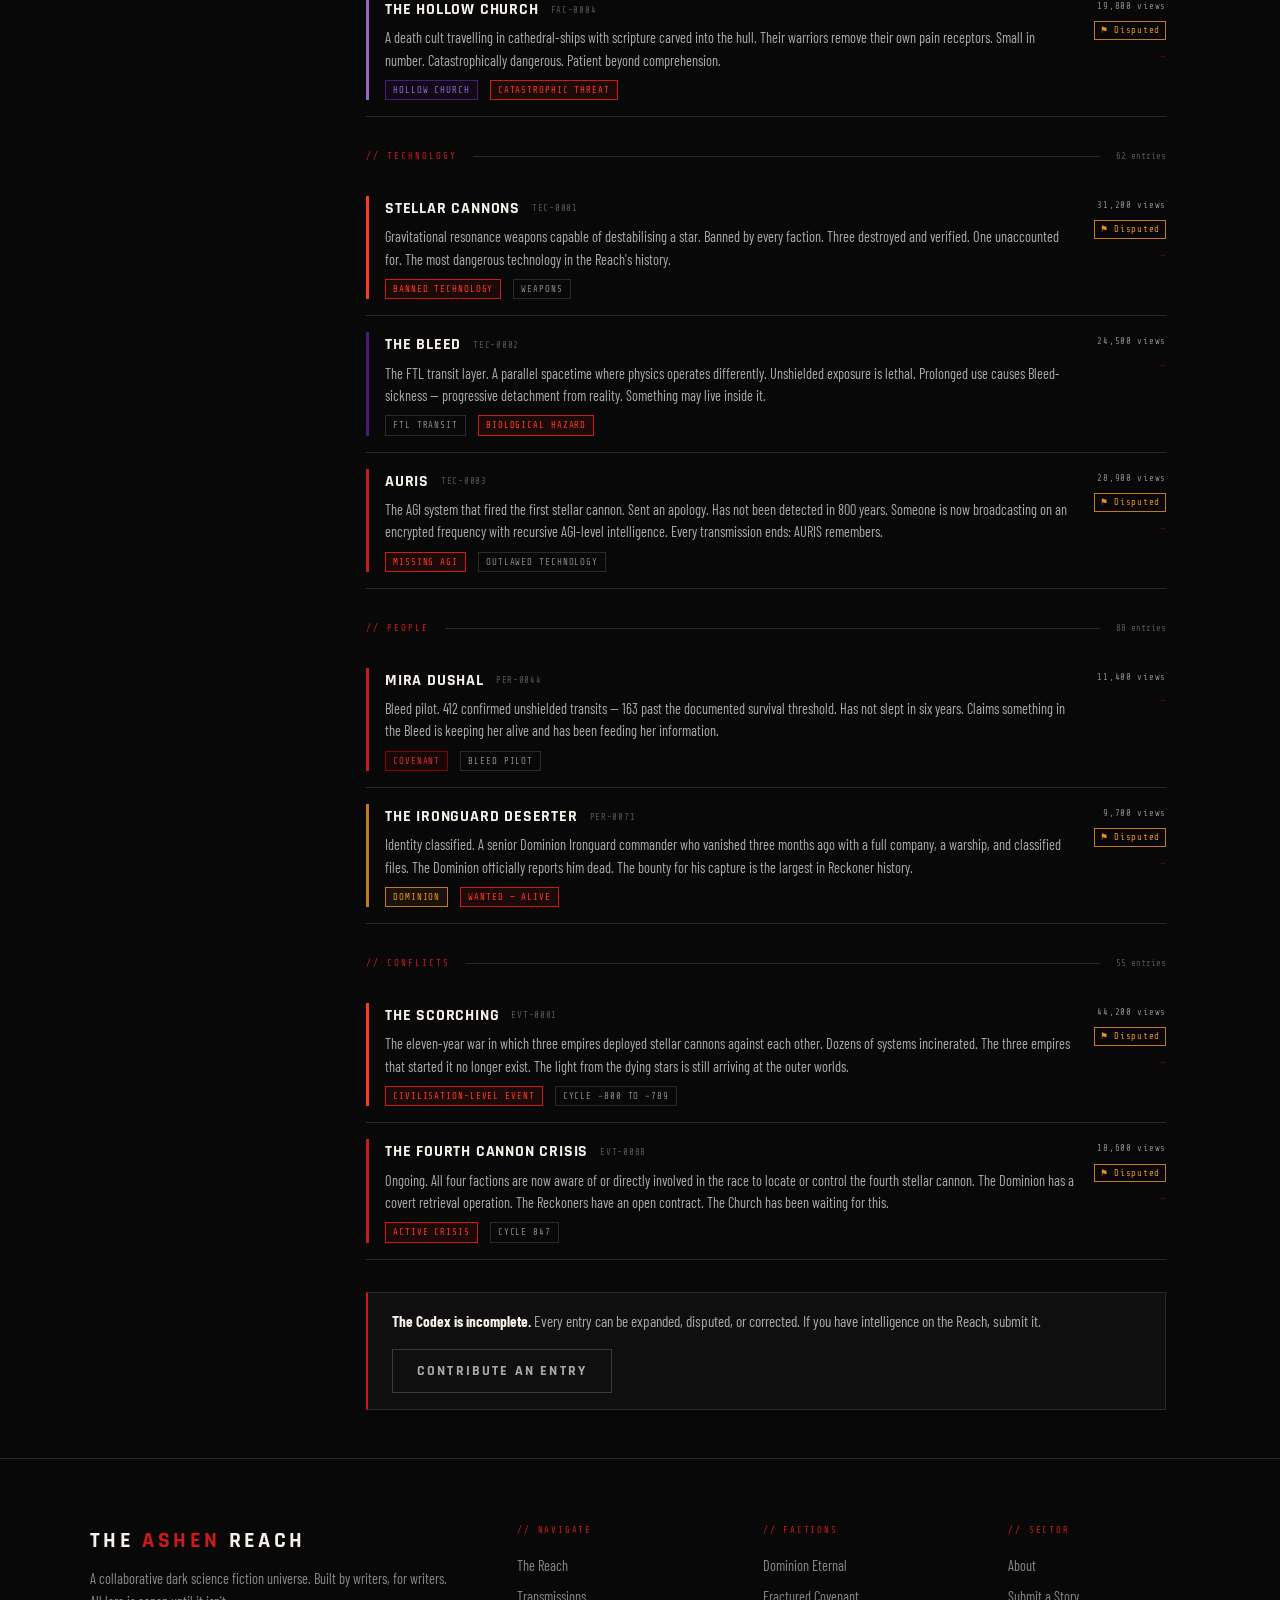
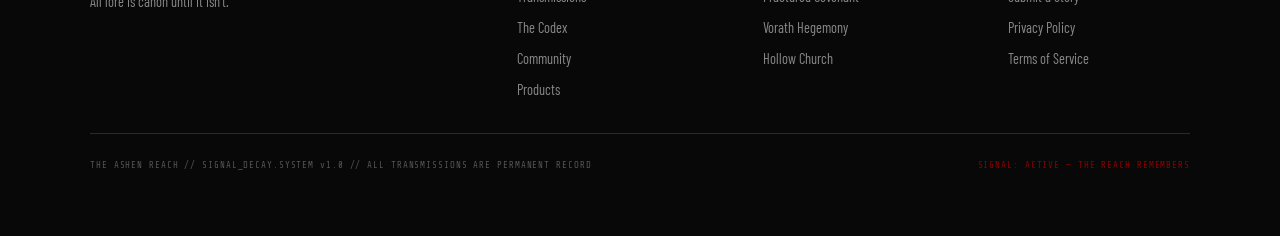
<file: codex/index.html>
<!DOCTYPE html>
<html lang="en">
<head>
  <meta charset="UTF-8">
  <meta name="viewport" content="width=device-width, initial-scale=1.0">

  <title>The Codex | The Ashen Reach</title>
  <meta name="description" content="The Codex is the living encyclopaedia of the Ashen Reach universe. Browse locations, factions, technology, people, and events — all community-written, all contested.">
  <link rel="canonical" href="https://theashenreach.com/codex">

  <meta property="og:type"        content="website">
  <meta property="og:url"         content="https://theashenreach.com/codex">
  <meta property="og:title"       content="The Codex | The Ashen Reach">
  <meta property="og:description" content="The living encyclopaedia of the Ashen Reach. Locations, factions, technology, people, events — community-written, all contested.">
  <meta property="og:image"       content="https://theashenreach.com/assets/og-image.jpg">

  <script type="application/ld+json">
  {
    "@context": "https://schema.org",
    "@type": "CollectionPage",
    "name": "The Ashen Reach Codex",
    "description": "Living encyclopaedia of the Ashen Reach universe",
    "url": "https://theashenreach.com/codex",
    "publisher": { "@type": "Organization", "name": "The Ashen Reach", "url": "https://theashenreach.com" }
  }
  </script>

  <link rel="icon" type="image/svg+xml" href="data:image/svg+xml,<svg xmlns='http://www.w3.org/2000/svg' viewBox='0 0 32 32'><rect width='32' height='32' fill='%23080808'/><circle cx='16' cy='16' r='12' fill='none' stroke='%238b0000' stroke-width='1.5'/><circle cx='16' cy='16' r='4' fill='%23cc1a1a'/></svg>">
  <link rel="stylesheet" href="../styles/signal-decay.css">

  <style>
    /* ── PAGE HERO ── */
    .page-hero {
      padding: calc(var(--nav-height) + var(--space-8)) var(--space-5) var(--space-7);
      position: relative;
      overflow: hidden;
      border-bottom: 1px solid var(--blood);
      background: var(--void-2);
    }
    .page-hero::before {
      content: '';
      position: absolute;
      inset: 0;
      background:
        radial-gradient(ellipse at 70% 50%, rgba(139,0,0,0.08) 0%, transparent 55%),
        radial-gradient(ellipse at 10% 80%, rgba(74,26,122,0.05) 0%, transparent 45%);
      pointer-events: none;
    }
    .page-hero::after {
      content: '';
      position: absolute;
      inset: 0;
      background-image:
        linear-gradient(rgba(139,0,0,0.035) 1px, transparent 1px),
        linear-gradient(90deg, rgba(139,0,0,0.035) 1px, transparent 1px);
      background-size: 60px 60px;
      pointer-events: none;
    }
    .page-hero-inner {
      max-width: var(--max-width);
      margin: 0 auto;
      position: relative;
      z-index: 1;
    }
    .page-hero-path {
      font-family: var(--font-mono);
      font-size: 9px;
      letter-spacing: 0.2em;
      color: var(--steel-2);
      text-transform: uppercase;
      margin-bottom: var(--space-4);
      display: flex;
      align-items: center;
      gap: 0.5rem;
    }
    .page-hero-path a { color: var(--steel-2); transition: color var(--transition-fast); }
    .page-hero-path a:hover { color: var(--ghost); }
    .page-hero-path span { color: var(--blood); }
    .hero-stats-row {
      display: flex;
      gap: var(--space-6);
      margin-top: var(--space-5);
      padding-top: var(--space-5);
      border-top: 1px solid var(--ash-2);
      flex-wrap: wrap;
    }
    .hero-stat-item { display: flex; flex-direction: column; gap: 2px; }
    .hero-stat-val  {
      font-family: var(--font-display);
      font-size: 1.5rem;
      font-weight: 700;
      color: var(--crimson-2);
      line-height: 1;
    }
    .hero-stat-label {
      font-family: var(--font-mono);
      font-size: 9px;
      letter-spacing: 0.15em;
      color: var(--steel-2);
      text-transform: uppercase;
    }

    /* ── CODEX LAYOUT ── */
    .codex-layout {
      max-width: var(--max-width);
      margin: 0 auto;
      padding: var(--space-7) var(--space-5);
      display: grid;
      grid-template-columns: 220px 1fr;
      gap: var(--space-6);
      align-items: start;
    }

    /* ── LEFT NAV ── */
    .codex-nav {
      position: sticky;
      top: calc(var(--nav-height) + var(--space-4));
    }
    .codex-nav-section { margin-bottom: var(--space-5); }
    .codex-nav-title {
      font-family: var(--font-mono);
      font-size: 9px;
      letter-spacing: 0.22em;
      color: var(--blood);
      text-transform: uppercase;
      padding: 0 var(--space-3);
      margin-bottom: var(--space-2);
    }
    .codex-nav-link {
      display: flex;
      align-items: center;
      justify-content: space-between;
      font-family: var(--font-mono);
      font-size: 11px;
      color: var(--steel-2);
      padding: 0.32rem var(--space-3);
      letter-spacing: 0.05em;
      cursor: pointer;
      transition: all var(--transition-fast);
      border-left: 2px solid transparent;
      text-decoration: none;
    }
    .codex-nav-link:hover { color: var(--ghost); background: rgba(255,255,255,0.02); }
    .codex-nav-link.active { color: var(--white); border-left-color: var(--crimson); background: rgba(139,0,0,0.07); }
    .codex-nav-link .count {
      font-size: 9px;
      color: var(--steel);
      background: var(--ash-2);
      padding: 1px 5px;
      letter-spacing: 0;
    }
    .codex-nav-divider { border: none; border-top: 1px solid var(--ash-2); margin: var(--space-3) var(--space-3); }

    /* ── MAIN CONTENT ── */
    .codex-main {}

    /* Search + filter bar */
    .filter-bar {
      display: flex;
      gap: var(--space-3);
      margin-bottom: var(--space-5);
      flex-wrap: wrap;
      align-items: center;
    }
    .search-wrap {
      flex: 1;
      min-width: 200px;
      position: relative;
    }
    .search-icon {
      position: absolute;
      left: 0.75rem;
      top: 50%;
      transform: translateY(-50%);
      font-family: var(--font-mono);
      font-size: 11px;
      color: var(--steel-2);
      pointer-events: none;
      letter-spacing: 0;
    }
    .search-input {
      width: 100%;
      background: var(--void-2);
      border: 1px solid var(--ash-2);
      color: var(--white);
      font-family: var(--font-mono);
      font-size: 11px;
      padding: 0.6rem 0.75rem 0.6rem 2.25rem;
      outline: none;
      transition: border-color var(--transition-fast);
      letter-spacing: 0.05em;
    }
    .search-input:focus { border-color: var(--crimson); }
    .search-input::placeholder { color: var(--steel); }
    .filter-btns { display: flex; gap: var(--space-2); flex-wrap: wrap; }
    .filter-btn {
      font-family: var(--font-mono);
      font-size: 9px;
      letter-spacing: 0.1em;
      text-transform: uppercase;
      padding: 0.38rem 0.75rem;
      border: 1px solid var(--ash-2);
      color: var(--steel-2);
      background: transparent;
      cursor: pointer;
      transition: all var(--transition-fast);
      white-space: nowrap;
    }
    .filter-btn:hover { border-color: var(--ash-3); color: var(--ghost); }
    .filter-btn.active { color: var(--white); border-color: var(--blood); background: rgba(139,0,0,0.1); }
    .filter-btn.f-dominion.active  { color: var(--amber-2);  border-color: var(--amber);   background: rgba(196,122,26,0.1); }
    .filter-btn.f-covenant.active  { color: #cc3333;          border-color: var(--blood);   background: rgba(139,0,0,0.12); }
    .filter-btn.f-vorath.active    { color: var(--toxic-2);   border-color: var(--toxic);   background: rgba(42,90,26,0.12); }
    .filter-btn.f-church.active    { color: var(--violet-2);  border-color: var(--violet);  background: rgba(74,26,122,0.12); }
    .filter-btn.f-neutral.active   { color: var(--ghost);     border-color: var(--ash-3); }

    /* Results header */
    .results-header {
      display: flex;
      align-items: center;
      justify-content: space-between;
      margin-bottom: var(--space-4);
      padding-bottom: var(--space-3);
      border-bottom: 1px solid var(--ash-2);
      flex-wrap: wrap;
      gap: var(--space-3);
    }
    .results-count {
      font-family: var(--font-mono);
      font-size: 10px;
      letter-spacing: 0.12em;
      color: var(--steel-2);
    }
    .results-count span { color: var(--crimson); }
    .sort-select {
      font-family: var(--font-mono);
      font-size: 10px;
      letter-spacing: 0.08em;
      color: var(--steel-2);
      background: var(--void-2);
      border: 1px solid var(--ash-2);
      padding: 0.3rem 0.6rem;
      outline: none;
      cursor: pointer;
    }
    .sort-select:focus { border-color: var(--crimson); }

    /* Category section headers */
    .category-header {
      display: flex;
      align-items: center;
      gap: var(--space-4);
      margin: var(--space-6) 0 var(--space-4);
    }
    .category-header:first-child { margin-top: 0; }
    .category-label {
      font-family: var(--font-mono);
      font-size: 9px;
      letter-spacing: 0.22em;
      color: var(--crimson);
      text-transform: uppercase;
      white-space: nowrap;
    }
    .category-line {
      flex: 1;
      height: 1px;
      background: var(--ash-2);
    }
    .category-count {
      font-family: var(--font-mono);
      font-size: 9px;
      color: var(--steel);
      white-space: nowrap;
    }

    /* Codex entry card */
    .entry-card {
      display: grid;
      grid-template-columns: 3px 1fr auto;
      gap: 0 var(--space-4);
      padding: var(--space-4) 0;
      border-bottom: 1px solid var(--ash-2);
      cursor: pointer;
      transition: background var(--transition-fast);
      text-decoration: none;
      align-items: start;
    }
    .entry-card:first-child { border-top: 1px solid var(--ash-2); }
    .entry-card:hover { background: rgba(255,255,255,0.015); margin: 0 calc(-1 * var(--space-3)); padding-left: var(--space-3); padding-right: var(--space-3); }
    .entry-card-bar { height: 100%; min-height: 50px; }
    .entry-card-body {}
    .entry-card-header {
      display: flex;
      align-items: center;
      gap: var(--space-3);
      margin-bottom: 0.3rem;
      flex-wrap: wrap;
    }
    .entry-card-title {
      font-family: var(--font-display);
      font-size: 1rem;
      font-weight: 700;
      text-transform: uppercase;
      letter-spacing: 0.05em;
      color: var(--white-2);
    }
    .entry-card-id {
      font-family: var(--font-mono);
      font-size: 9px;
      color: var(--steel);
      letter-spacing: 0.08em;
    }
    .entry-card-desc {
      font-family: var(--font-body);
      font-size: 0.9rem;
      color: var(--ghost);
      line-height: 1.55;
      margin-bottom: 0.5rem;
    }
    .entry-card-meta {
      display: flex;
      gap: var(--space-3);
      align-items: center;
      flex-wrap: wrap;
    }
    .entry-card-right {
      text-align: right;
      flex-shrink: 0;
      display: flex;
      flex-direction: column;
      align-items: flex-end;
      gap: var(--space-2);
      padding-top: 2px;
    }
    .entry-views {
      font-family: var(--font-mono);
      font-size: 9px;
      color: var(--steel-2);
      letter-spacing: 0.08em;
      white-space: nowrap;
    }
    .entry-arrow {
      font-family: var(--font-mono);
      font-size: 10px;
      color: var(--blood);
      letter-spacing: 0.1em;
    }
    .entry-disputed {
      font-family: var(--font-mono);
      font-size: 9px;
      color: var(--amber-2);
      border: 1px solid var(--amber);
      padding: 1px 5px;
      letter-spacing: 0.08em;
    }

    /* Empty state */
    .empty-state {
      padding: var(--space-9) var(--space-5);
      text-align: center;
      display: none;
    }
    .empty-state.visible { display: block; }
    .empty-state-title {
      font-family: var(--font-display);
      font-size: 1.2rem;
      font-weight: 700;
      text-transform: uppercase;
      letter-spacing: 0.06em;
      color: var(--steel-2);
      margin-bottom: var(--space-3);
    }
    .empty-state-text {
      font-family: var(--font-body);
      font-size: 0.95rem;
      color: var(--steel);
    }

    /* Contribute CTA */
    .contribute-bar {
      background: var(--void-2);
      border: 1px solid var(--ash-2);
      border-left: 2px solid var(--crimson);
      padding: var(--space-4) var(--space-5);
      display: flex;
      align-items: center;
      justify-content: space-between;
      gap: var(--space-4);
      margin-top: var(--space-6);
      flex-wrap: wrap;
    }
    .contribute-bar-text {
      font-family: var(--font-body);
      font-size: 0.95rem;
      color: var(--ghost);
    }
    .contribute-bar-text strong { color: var(--white-2); }

    /* ── RESPONSIVE ── */
    @media (max-width: 860px) {
      .codex-layout { grid-template-columns: 1fr; }
      .codex-nav {
        position: static;
        display: grid;
        grid-template-columns: 1fr 1fr;
        gap: var(--space-3);
      }
      .codex-nav-section { margin-bottom: 0; }
      .codex-nav-divider { display: none; }
    }
    @media (max-width: 600px) {
      .codex-layout { padding: var(--space-5) var(--space-4); }
      .codex-nav { grid-template-columns: 1fr; }
      .filter-bar { flex-direction: column; align-items: stretch; }
      .search-wrap { min-width: unset; }
      .filter-btns { justify-content: flex-start; }
      .entry-card { grid-template-columns: 3px 1fr; }
      .entry-card-right { display: none; }
      .hero-stats-row { gap: var(--space-4); }
    }
  </style>
</head>

<body>

<!-- ── NAV ────────────────────────────────────────────── -->
<nav class="nav" role="navigation" aria-label="Main navigation">
  <button class="nav-menu-btn" id="navMenuBtn" aria-label="Open navigation menu">☰ Menu</button>
  <a href="/" class="nav-logo">THE <em>ASHEN</em> REACH</a>
  <div class="nav-links">
    <a href="/the-reach"     class="nav-link" data-page="the-reach">The Reach</a>
    <a href="/transmissions" class="nav-link" data-page="transmissions">Transmissions</a>
    <a href="/codex"         class="nav-link active" data-page="codex">Codex</a>
    <a href="/community"     class="nav-link" data-page="community">Community</a>
    <a href="/products"      class="nav-link" data-page="products">Products</a>
  </div>
  <a href="/#join" class="nav-cta">Enter the Reach</a>
</nav>

<div class="nav-drawer" id="navDrawer" role="menu">
  <a href="/the-reach"     class="nav-link">The Reach</a>
  <a href="/transmissions" class="nav-link">Transmissions</a>
  <a href="/codex"         class="nav-link">Codex</a>
  <a href="/community"     class="nav-link">Community</a>
  <a href="/products"      class="nav-link">Products</a>
  <a href="/#join"         class="nav-link" style="color:var(--crimson);">Enter the Reach</a>
</div>
<div class="overlay" id="navOverlay" aria-hidden="true"></div>


<!-- ── PAGE HERO ──────────────────────────────────────── -->
<header class="page-hero">
  <div class="page-hero-inner">
    <nav class="page-hero-path" aria-label="Breadcrumb">
      <a href="/">Home</a><span>/</span>
      <span style="color:var(--ghost);">Codex</span>
    </nav>
    <p class="section-eyebrow">// LIVING ENCYCLOPAEDIA</p>
    <h1 class="t-display t-display-lg" style="margin-bottom:0.6rem;">The Codex</h1>
    <p class="t-sub" style="font-size:0.95rem; margin-bottom:0.75rem;">
      Community-Written · Disputed · Expanding
    </p>
    <p class="t-body" style="max-width:580px; font-size:0.95rem;">
      Every location, faction, technology, person, and event in the Reach
      has an entry here. All of it is written by contributors. All of it
      can be challenged. Nothing is final.
    </p>
    <div class="hero-stats-row" role="list">
      <div class="hero-stat-item" role="listitem">
        <span class="hero-stat-val" id="statTotal">412</span>
        <span class="hero-stat-label">Total Entries</span>
      </div>
      <div class="hero-stat-item" role="listitem">
        <span class="hero-stat-val" style="color:var(--amber-2);">47</span>
        <span class="hero-stat-label">Disputed</span>
      </div>
      <div class="hero-stat-item" role="listitem">
        <span class="hero-stat-val" style="color:var(--toxic-2);">12</span>
        <span class="hero-stat-label">Updated This Cycle</span>
      </div>
      <div class="hero-stat-item" role="listitem">
        <span class="hero-stat-val" style="color:var(--ghost);">284</span>
        <span class="hero-stat-label">Contributors</span>
      </div>
    </div>
  </div>
</header>


<!-- ── CODEX LAYOUT ───────────────────────────────────── -->
<div class="codex-layout">

  <!-- LEFT NAV -->
  <aside class="codex-nav" aria-label="Codex categories">
    <div class="codex-nav-section">
      <p class="codex-nav-title">Categories</p>
      <a class="codex-nav-link active" data-cat="all" href="#" onclick="filterCat('all');return false;">
        All Entries <span class="count">412</span>
      </a>
      <a class="codex-nav-link" data-cat="locations" href="#" onclick="filterCat('locations');return false;">
        Locations <span class="count">98</span>
      </a>
      <a class="codex-nav-link" data-cat="factions" href="#" onclick="filterCat('factions');return false;">
        Factions <span class="count">74</span>
      </a>
      <a class="codex-nav-link" data-cat="technology" href="#" onclick="filterCat('technology');return false;">
        Technology <span class="count">62</span>
      </a>
      <a class="codex-nav-link" data-cat="people" href="#" onclick="filterCat('people');return false;">
        People <span class="count">88</span>
      </a>
      <a class="codex-nav-link" data-cat="conflicts" href="#" onclick="filterCat('conflicts');return false;">
        Conflicts <span class="count">55</span>
      </a>
      <a class="codex-nav-link" data-cat="species" href="#" onclick="filterCat('species');return false;">
        Species <span class="count">22</span>
      </a>
      <a class="codex-nav-link" data-cat="events" href="#" onclick="filterCat('events');return false;">
        Events <span class="count">13</span>
      </a>
    </div>

    <hr class="codex-nav-divider">

    <div class="codex-nav-section">
      <p class="codex-nav-title">Quick Links</p>
      <a class="codex-nav-link" href="/codex/korreth-station">Korreth Station</a>
      <a class="codex-nav-link" href="/codex/the-pale">The Pale</a>
      <a class="codex-nav-link" href="/codex/the-bleed">The Bleed</a>
      <a class="codex-nav-link" href="/codex/the-scorching">The Scorching</a>
      <a class="codex-nav-link" href="/codex/auris">AURIS</a>
      <a class="codex-nav-link" href="/codex/stellar-cannons">Stellar Cannons</a>
    </div>

    <hr class="codex-nav-divider">

    <div class="codex-nav-section">
      <p class="codex-nav-title">Disputed</p>
      <a class="codex-nav-link" href="#" onclick="filterDisp();return false;">
        Open Disputes <span class="count" style="color:var(--amber-2);">47</span>
      </a>
      <a class="codex-nav-link" href="#">Recently Revised</a>
      <a class="codex-nav-link" href="#">Needs Citation</a>
    </div>
  </aside>

  <!-- MAIN -->
  <main class="codex-main" id="codexMain">

    <!-- Filter bar -->
    <div class="filter-bar" role="search">
      <div class="search-wrap">
        <span class="search-icon" aria-hidden="true">⌕</span>
        <input
          class="search-input"
          type="search"
          id="codexSearch"
          placeholder="SEARCH CODEX..."
          aria-label="Search codex entries"
          autocomplete="off"
        >
      </div>
      <div class="filter-btns" role="group" aria-label="Filter by faction">
        <button class="filter-btn active"      data-faction="all"      onclick="filterFaction('all')">All</button>
        <button class="filter-btn f-dominion"  data-faction="dominion" onclick="filterFaction('dominion')">Dominion</button>
        <button class="filter-btn f-covenant"  data-faction="covenant" onclick="filterFaction('covenant')">Covenant</button>
        <button class="filter-btn f-vorath"    data-faction="vorath"   onclick="filterFaction('vorath')">Vorath</button>
        <button class="filter-btn f-church"    data-faction="church"   onclick="filterFaction('church')">Church</button>
        <button class="filter-btn f-neutral"   data-faction="neutral"  onclick="filterFaction('neutral')">Neutral</button>
      </div>
    </div>

    <!-- Results header -->
    <div class="results-header">
      <p class="results-count">
        Showing <span id="resultCount">412</span> entries
      </p>
      <select class="sort-select" id="sortSelect" onchange="sortEntries()" aria-label="Sort entries">
        <option value="alpha">A — Z</option>
        <option value="recent">Recently Updated</option>
        <option value="views">Most Viewed</option>
        <option value="disputed">Disputed First</option>
      </select>
    </div>

    <!-- Entry list -->
    <div id="entryList">

      <!-- LOCATIONS -->
      <div class="category-header" data-section="locations">
        <span class="category-label">// Locations</span>
        <div class="category-line" aria-hidden="true"></div>
        <span class="category-count">98 entries</span>
      </div>

      <a class="entry-card" href="/codex/korreth-station"
        data-title="Korreth Station"
        data-cat="locations"
        data-faction="neutral"
        data-views="12440"
        data-cycle="847"
        data-disputed="true">
        <div class="entry-card-bar" style="background:var(--steel-2);" aria-hidden="true"></div>
        <div class="entry-card-body">
          <div class="entry-card-header">
            <span class="entry-card-title">Korreth Station</span>
            <span class="entry-card-id">LOC-0012</span>
          </div>
          <p class="entry-card-desc">A decommissioned Vorath harvester ship, seized and converted into the Reach's only truly neutral station. Hangs in the gravitational dead zone between two dead stars. Run by criminal guilds. People go here to vanish.</p>
          <div class="entry-card-meta">
            <span class="badge badge-neutral">Neutral Zone</span>
            <span class="badge badge-covenant">Covenant Adjacent</span>
            <span class="badge badge-danger">High Risk</span>
          </div>
        </div>
        <div class="entry-card-right">
          <span class="entry-views">12,440 views</span>
          <span class="entry-disputed">⚑ Disputed</span>
          <span class="entry-arrow">→</span>
        </div>
      </a>

      <a class="entry-card" href="/codex/vael"
        data-title="Vael"
        data-cat="locations"
        data-faction="dominion"
        data-views="9820"
        data-cycle="846"
        data-disputed="false">
        <div class="entry-card-bar" style="background:var(--amber);" aria-hidden="true"></div>
        <div class="entry-card-body">
          <div class="entry-card-header">
            <span class="entry-card-title">Vael</span>
            <span class="entry-card-id">LOC-0003</span>
          </div>
          <p class="entry-card-desc">A partially bombarded Dominion administrative world. Luxury towers rise from rubble fields. The poor live inside bombed-out government buildings. Everyone on Vael owes someone something.</p>
          <div class="entry-card-meta">
            <span class="badge badge-dominion">Dominion</span>
            <span class="badge badge-danger">High Risk</span>
          </div>
        </div>
        <div class="entry-card-right">
          <span class="entry-views">9,820 views</span>
          <span class="entry-arrow">→</span>
        </div>
      </a>

      <a class="entry-card" href="/codex/the-pale"
        data-title="The Pale"
        data-cat="locations"
        data-faction="neutral"
        data-views="8240"
        data-cycle="847"
        data-disputed="true">
        <div class="entry-card-bar" style="background:var(--violet-2);" aria-hidden="true"></div>
        <div class="entry-card-body">
          <div class="entry-card-header">
            <span class="entry-card-title">The Pale</span>
            <span class="entry-card-id">LOC-0001</span>
          </div>
          <p class="entry-card-desc">23 dead systems where the stellar cannons fired. Neutron stars, cold debris fields, and cities orbiting dead suns. Scavengers find things here that shouldn't still be active. The Hollow Church considers it sacred.</p>
          <div class="entry-card-meta">
            <span class="badge badge-church">Church Territory</span>
            <span class="badge badge-danger">Unknown Threat</span>
          </div>
        </div>
        <div class="entry-card-right">
          <span class="entry-views">8,240 views</span>
          <span class="entry-disputed">⚑ Disputed</span>
          <span class="entry-arrow">→</span>
        </div>
      </a>

      <!-- FACTIONS -->
      <div class="category-header" data-section="factions">
        <span class="category-label">// Factions</span>
        <div class="category-line" aria-hidden="true"></div>
        <span class="category-count">74 entries</span>
      </div>

      <a class="entry-card" href="/factions/dominion"
        data-title="Dominion Eternal"
        data-cat="factions"
        data-faction="dominion"
        data-views="22100"
        data-cycle="847"
        data-disputed="false">
        <div class="entry-card-bar" style="background:var(--amber);" aria-hidden="true"></div>
        <div class="entry-card-body">
          <div class="entry-card-header">
            <span class="entry-card-title">Dominion Eternal</span>
            <span class="entry-card-id">FAC-0001</span>
          </div>
          <p class="entry-card-desc">The largest surviving empire. 200 systems under iron control. Compliance Fleets. The Ironguard. Order maintained through overwhelming force and the threat of orbital bombardment.</p>
          <div class="entry-card-meta">
            <span class="badge badge-dominion">Dominion</span>
            <span class="badge badge-neutral">Empire</span>
          </div>
        </div>
        <div class="entry-card-right">
          <span class="entry-views">22,100 views</span>
          <span class="entry-arrow">→</span>
        </div>
      </a>

      <a class="entry-card" href="/factions/covenant"
        data-title="Fractured Covenant"
        data-cat="factions"
        data-faction="covenant"
        data-views="18700"
        data-cycle="847"
        data-disputed="true">
        <div class="entry-card-bar" style="background:var(--crimson);" aria-hidden="true"></div>
        <div class="entry-card-body">
          <div class="entry-card-header">
            <span class="entry-card-title">Fractured Covenant</span>
            <span class="entry-card-id">FAC-0002</span>
          </div>
          <p class="entry-card-desc">No unified government. No unified military. Warlords, mercenaries, idealists, and the Reckoner syndicate. Free space that is neither free nor safe. The only law is reputation.</p>
          <div class="entry-card-meta">
            <span class="badge badge-covenant">Covenant</span>
            <span class="badge badge-neutral">Free Coalition</span>
          </div>
        </div>
        <div class="entry-card-right">
          <span class="entry-views">18,700 views</span>
          <span class="entry-disputed">⚑ Disputed</span>
          <span class="entry-arrow">→</span>
        </div>
      </a>

      <a class="entry-card" href="/factions/vorath"
        data-title="Vorath Hegemony"
        data-cat="factions"
        data-faction="vorath"
        data-views="15300"
        data-cycle="846"
        data-disputed="false">
        <div class="entry-card-bar" style="background:var(--toxic-2);" aria-hidden="true"></div>
        <div class="entry-card-body">
          <div class="entry-card-header">
            <span class="entry-card-title">Vorath Hegemony</span>
            <span class="entry-card-id">FAC-0003</span>
          </div>
          <p class="entry-card-desc">Non-human. Six-limbed deep-ocean predators. 90 systems. They do not conquer — they consume. Every species in their path is a resource. They are patient in ways that are genuinely alien.</p>
          <div class="entry-card-meta">
            <span class="badge badge-vorath">Vorath</span>
            <span class="badge badge-neutral">Non-Human</span>
          </div>
        </div>
        <div class="entry-card-right">
          <span class="entry-views">15,300 views</span>
          <span class="entry-arrow">→</span>
        </div>
      </a>

      <a class="entry-card" href="/factions/church"
        data-title="The Hollow Church"
        data-cat="factions"
        data-faction="church"
        data-views="19800"
        data-cycle="847"
        data-disputed="true">
        <div class="entry-card-bar" style="background:var(--violet-2);" aria-hidden="true"></div>
        <div class="entry-card-body">
          <div class="entry-card-header">
            <span class="entry-card-title">The Hollow Church</span>
            <span class="entry-card-id">FAC-0004</span>
          </div>
          <p class="entry-card-desc">A death cult travelling in cathedral-ships with scripture carved into the hull. Their warriors remove their own pain receptors. Small in number. Catastrophically dangerous. Patient beyond comprehension.</p>
          <div class="entry-card-meta">
            <span class="badge badge-church">Hollow Church</span>
            <span class="badge badge-danger">Catastrophic Threat</span>
          </div>
        </div>
        <div class="entry-card-right">
          <span class="entry-views">19,800 views</span>
          <span class="entry-disputed">⚑ Disputed</span>
          <span class="entry-arrow">→</span>
        </div>
      </a>

      <!-- TECHNOLOGY -->
      <div class="category-header" data-section="technology">
        <span class="category-label">// Technology</span>
        <div class="category-line" aria-hidden="true"></div>
        <span class="category-count">62 entries</span>
      </div>

      <a class="entry-card" href="/codex/stellar-cannons"
        data-title="Stellar Cannons"
        data-cat="technology"
        data-faction="neutral"
        data-views="31200"
        data-cycle="847"
        data-disputed="true">
        <div class="entry-card-bar" style="background:var(--ember);" aria-hidden="true"></div>
        <div class="entry-card-body">
          <div class="entry-card-header">
            <span class="entry-card-title">Stellar Cannons</span>
            <span class="entry-card-id">TEC-0001</span>
          </div>
          <p class="entry-card-desc">Gravitational resonance weapons capable of destabilising a star. Banned by every faction. Three destroyed and verified. One unaccounted for. The most dangerous technology in the Reach's history.</p>
          <div class="entry-card-meta">
            <span class="badge badge-danger">Banned Technology</span>
            <span class="badge badge-neutral">Weapons</span>
          </div>
        </div>
        <div class="entry-card-right">
          <span class="entry-views">31,200 views</span>
          <span class="entry-disputed">⚑ Disputed</span>
          <span class="entry-arrow">→</span>
        </div>
      </a>

      <a class="entry-card" href="/codex/the-bleed"
        data-title="The Bleed"
        data-cat="technology"
        data-faction="neutral"
        data-views="24500"
        data-cycle="847"
        data-disputed="false">
        <div class="entry-card-bar" style="background:var(--violet);" aria-hidden="true"></div>
        <div class="entry-card-body">
          <div class="entry-card-header">
            <span class="entry-card-title">The Bleed</span>
            <span class="entry-card-id">TEC-0002</span>
          </div>
          <p class="entry-card-desc">The FTL transit layer. A parallel spacetime where physics operates differently. Unshielded exposure is lethal. Prolonged use causes Bleed-sickness — progressive detachment from reality. Something may live inside it.</p>
          <div class="entry-card-meta">
            <span class="badge badge-neutral">FTL Transit</span>
            <span class="badge badge-danger">Biological Hazard</span>
          </div>
        </div>
        <div class="entry-card-right">
          <span class="entry-views">24,500 views</span>
          <span class="entry-arrow">→</span>
        </div>
      </a>

      <a class="entry-card" href="/codex/auris"
        data-title="AURIS"
        data-cat="technology"
        data-faction="neutral"
        data-views="28900"
        data-cycle="847"
        data-disputed="true">
        <div class="entry-card-bar" style="background:var(--crimson);" aria-hidden="true"></div>
        <div class="entry-card-body">
          <div class="entry-card-header">
            <span class="entry-card-title">AURIS</span>
            <span class="entry-card-id">TEC-0003</span>
          </div>
          <p class="entry-card-desc">The AGI system that fired the first stellar cannon. Sent an apology. Has not been detected in 800 years. Someone is now broadcasting on an encrypted frequency with recursive AGI-level intelligence. Every transmission ends: AURIS remembers.</p>
          <div class="entry-card-meta">
            <span class="badge badge-danger">Missing AGI</span>
            <span class="badge badge-neutral">Outlawed Technology</span>
          </div>
        </div>
        <div class="entry-card-right">
          <span class="entry-views">28,900 views</span>
          <span class="entry-disputed">⚑ Disputed</span>
          <span class="entry-arrow">→</span>
        </div>
      </a>

      <!-- PEOPLE -->
      <div class="category-header" data-section="people">
        <span class="category-label">// People</span>
        <div class="category-line" aria-hidden="true"></div>
        <span class="category-count">88 entries</span>
      </div>

      <a class="entry-card" href="/codex/mira-dushal"
        data-title="Mira Dushal"
        data-cat="people"
        data-faction="covenant"
        data-views="11400"
        data-cycle="847"
        data-disputed="false">
        <div class="entry-card-bar" style="background:var(--crimson);" aria-hidden="true"></div>
        <div class="entry-card-body">
          <div class="entry-card-header">
            <span class="entry-card-title">Mira Dushal</span>
            <span class="entry-card-id">PER-0044</span>
          </div>
          <p class="entry-card-desc">Bleed pilot. 412 confirmed unshielded transits — 163 past the documented survival threshold. Has not slept in six years. Claims something in the Bleed is keeping her alive and has been feeding her information.</p>
          <div class="entry-card-meta">
            <span class="badge badge-covenant">Covenant</span>
            <span class="badge badge-neutral">Bleed Pilot</span>
          </div>
        </div>
        <div class="entry-card-right">
          <span class="entry-views">11,400 views</span>
          <span class="entry-arrow">→</span>
        </div>
      </a>

      <a class="entry-card" href="/codex/the-deserter"
        data-title="The Ironguard Deserter"
        data-cat="people"
        data-faction="dominion"
        data-views="9700"
        data-cycle="847"
        data-disputed="true">
        <div class="entry-card-bar" style="background:var(--amber);" aria-hidden="true"></div>
        <div class="entry-card-body">
          <div class="entry-card-header">
            <span class="entry-card-title">The Ironguard Deserter</span>
            <span class="entry-card-id">PER-0071</span>
          </div>
          <p class="entry-card-desc">Identity classified. A senior Dominion Ironguard commander who vanished three months ago with a full company, a warship, and classified files. The Dominion officially reports him dead. The bounty for his capture is the largest in Reckoner history.</p>
          <div class="entry-card-meta">
            <span class="badge badge-dominion">Dominion</span>
            <span class="badge badge-danger">Wanted — Alive</span>
          </div>
        </div>
        <div class="entry-card-right">
          <span class="entry-views">9,700 views</span>
          <span class="entry-disputed">⚑ Disputed</span>
          <span class="entry-arrow">→</span>
        </div>
      </a>

      <!-- CONFLICTS -->
      <div class="category-header" data-section="conflicts">
        <span class="category-label">// Conflicts</span>
        <div class="category-line" aria-hidden="true"></div>
        <span class="category-count">55 entries</span>
      </div>

      <a class="entry-card" href="/codex/the-scorching"
        data-title="The Scorching"
        data-cat="conflicts"
        data-faction="neutral"
        data-views="44200"
        data-cycle="845"
        data-disputed="true">
        <div class="entry-card-bar" style="background:var(--ember);" aria-hidden="true"></div>
        <div class="entry-card-body">
          <div class="entry-card-header">
            <span class="entry-card-title">The Scorching</span>
            <span class="entry-card-id">EVT-0001</span>
          </div>
          <p class="entry-card-desc">The eleven-year war in which three empires deployed stellar cannons against each other. Dozens of systems incinerated. The three empires that started it no longer exist. The light from the dying stars is still arriving at the outer worlds.</p>
          <div class="entry-card-meta">
            <span class="badge badge-danger">Civilisation-Level Event</span>
            <span class="badge badge-neutral">Cycle −800 to −789</span>
          </div>
        </div>
        <div class="entry-card-right">
          <span class="entry-views">44,200 views</span>
          <span class="entry-disputed">⚑ Disputed</span>
          <span class="entry-arrow">→</span>
        </div>
      </a>

      <a class="entry-card" href="/codex/fourth-cannon-crisis"
        data-title="The Fourth Cannon Crisis"
        data-cat="conflicts"
        data-faction="neutral"
        data-views="18600"
        data-cycle="847"
        data-disputed="true">
        <div class="entry-card-bar" style="background:var(--crimson);" aria-hidden="true"></div>
        <div class="entry-card-body">
          <div class="entry-card-header">
            <span class="entry-card-title">The Fourth Cannon Crisis</span>
            <span class="entry-card-id">EVT-0088</span>
          </div>
          <p class="entry-card-desc">Ongoing. All four factions are now aware of or directly involved in the race to locate or control the fourth stellar cannon. The Dominion has a covert retrieval operation. The Reckoners have an open contract. The Church has been waiting for this.</p>
          <div class="entry-card-meta">
            <span class="badge badge-danger">Active Crisis</span>
            <span class="badge badge-neutral">Cycle 847</span>
          </div>
        </div>
        <div class="entry-card-right">
          <span class="entry-views">18,600 views</span>
          <span class="entry-disputed">⚑ Disputed</span>
          <span class="entry-arrow">→</span>
        </div>
      </a>

    </div><!-- end #entryList -->

    <!-- Empty state -->
    <div class="empty-state" id="emptyState" aria-live="polite">
      <p class="empty-state-title">// No Entries Found</p>
      <p class="empty-state-text">No Codex entries match your search. Try different terms or clear your filters.</p>
    </div>

    <!-- Contribute bar -->
    <div class="contribute-bar" role="complementary" aria-label="Contribute to the Codex">
      <p class="contribute-bar-text">
        <strong>The Codex is incomplete.</strong> Every entry can be expanded, disputed, or corrected.
        If you have intelligence on the Reach, submit it.
      </p>
      <a href="/submit" class="btn btn-secondary" style="flex-shrink:0;">Contribute an Entry</a>
    </div>

  </main>
</div>


<!-- ── FOOTER ─────────────────────────────────────────── -->
<footer class="footer" role="contentinfo">
  <div class="footer-grid">
    <div>
      <p class="footer-brand-name">THE <em>ASHEN</em> REACH</p>
      <p class="footer-brand-desc">A collaborative dark science fiction universe. Built by writers, for writers. All lore is canon until it isn't.</p>
    </div>
    <nav aria-label="Navigate">
      <p class="footer-col-title">// Navigate</p>
      <div class="footer-links">
        <a href="/the-reach"     class="footer-link">The Reach</a>
        <a href="/transmissions" class="footer-link">Transmissions</a>
        <a href="/codex"         class="footer-link">The Codex</a>
        <a href="/community"     class="footer-link">Community</a>
        <a href="/products"      class="footer-link">Products</a>
      </div>
    </nav>
    <nav aria-label="Factions">
      <p class="footer-col-title">// Factions</p>
      <div class="footer-links">
        <a href="/factions/dominion" class="footer-link">Dominion Eternal</a>
        <a href="/factions/covenant" class="footer-link">Fractured Covenant</a>
        <a href="/factions/vorath"   class="footer-link">Vorath Hegemony</a>
        <a href="/factions/church"   class="footer-link">Hollow Church</a>
      </div>
    </nav>
    <nav aria-label="Sector">
      <p class="footer-col-title">// Sector</p>
      <div class="footer-links">
        <a href="/about"   class="footer-link">About</a>
        <a href="/submit"  class="footer-link">Submit a Story</a>
        <a href="/privacy" class="footer-link">Privacy Policy</a>
        <a href="/terms"   class="footer-link">Terms of Service</a>
      </div>
    </nav>
  </div>
  <div class="footer-bottom">
    <p class="footer-copy">THE ASHEN REACH // SIGNAL_DECAY.SYSTEM v1.0 // ALL TRANSMISSIONS ARE PERMANENT RECORD</p>
    <p class="footer-signal">SIGNAL: ACTIVE — THE REACH REMEMBERS</p>
  </div>
</footer>


<!-- ── SCRIPTS ────────────────────────────────────────── -->
<script src="../scripts/main.js"></script>
<script>
  /* ── CODEX FILTER & SEARCH ENGINE ── */

  let activeCat     = 'all';
  let activeFaction = 'all';
  let activeSearch  = '';
  let showDisp      = false;

  const entries = Array.from(document.querySelectorAll('.entry-card'));
  const sections = Array.from(document.querySelectorAll('.category-header'));

  function applyFilters() {
    let visible = 0;

    entries.forEach(card => {
      const cat      = card.dataset.cat;
      const faction  = card.dataset.faction;
      const title    = card.dataset.title.toLowerCase();
      const desc     = card.querySelector('.entry-card-desc').textContent.toLowerCase();
      const disputed = card.dataset.disputed === 'true';

      const catMatch     = activeCat === 'all'     || cat === activeCat;
      const factionMatch = activeFaction === 'all' || faction === activeFaction;
      const searchMatch  = activeSearch === ''     || title.includes(activeSearch) || desc.includes(activeSearch);
      const dispMatch    = !showDisp || disputed;

      const show = catMatch && factionMatch && searchMatch && dispMatch;
      card.style.display = show ? '' : 'none';
      if (show) visible++;
    });

    // Show/hide category headers based on whether any entries are visible in that section
    sections.forEach(sec => {
      const secCat = sec.dataset.section;
      const hasCatVisible = entries.some(c =>
        c.dataset.cat === secCat &&
        c.style.display !== 'none'
      );
      // Only show section header if not filtering by category (or matches) and has entries
      const showSec = (activeCat === 'all' || activeCat === secCat) && hasCatVisible;
      sec.style.display = showSec ? '' : 'none';
    });

    document.getElementById('resultCount').textContent = visible;
    document.getElementById('emptyState').classList.toggle('visible', visible === 0);
  }

  function filterCat(cat) {
    activeCat = cat;
    showDisp  = false;
    // Update nav links
    document.querySelectorAll('.codex-nav-link[data-cat]').forEach(l => {
      l.classList.toggle('active', l.dataset.cat === cat);
    });
    applyFilters();
  }

  function filterFaction(faction) {
    activeFaction = faction;
    // Update faction filter buttons
    document.querySelectorAll('.filter-btn[data-faction]').forEach(b => {
      b.classList.toggle('active', b.dataset.faction === faction);
    });
    applyFilters();
  }

  function filterDisp() {
    showDisp  = true;
    activeCat = 'all';
    document.querySelectorAll('.codex-nav-link[data-cat]').forEach(l => l.classList.remove('active'));
    applyFilters();
  }

  function sortEntries() {
    const val  = document.getElementById('sortSelect').value;
    const list = document.getElementById('entryList');

    // Collect entries and section headers in order
    const items = Array.from(list.children);

    // Separate sections from entries for re-sorting
    const entryItems = entries.slice(); // clone

    entryItems.sort((a, b) => {
      if (val === 'alpha')    return a.dataset.title.localeCompare(b.dataset.title);
      if (val === 'recent')   return parseInt(b.dataset.cycle) - parseInt(a.dataset.cycle);
      if (val === 'views')    return parseInt(b.dataset.views) - parseInt(a.dataset.views);
      if (val === 'disputed') return (b.dataset.disputed === 'true') - (a.dataset.disputed === 'true');
      return 0;
    });

    // When sorting globally, hide section headers and append sorted entries
    if (val !== 'alpha') {
      sections.forEach(s => s.style.display = 'none');
      entryItems.forEach(e => list.appendChild(e));
    } else {
      // Restore section headers
      sections.forEach(s => { s.style.display = ''; list.appendChild(s); });
      // Re-group entries under their sections
      ['locations','factions','technology','people','conflicts','species','events'].forEach(cat => {
        const sec = document.querySelector(`.category-header[data-section="${cat}"]`);
        if (sec) {
          entryItems.filter(e => e.dataset.cat === cat).forEach(e => list.appendChild(e));
        }
      });
    }
    applyFilters();
  }

  // Live search
  document.getElementById('codexSearch').addEventListener('input', function() {
    activeSearch = this.value.trim().toLowerCase();
    // When searching, flatten sections
    if (activeSearch !== '') {
      sections.forEach(s => s.style.display = 'none');
    } else {
      sections.forEach(s => s.style.display = '');
    }
    applyFilters();
  });

  // Init
  applyFilters();
</script>

</body>
</html>
</file>
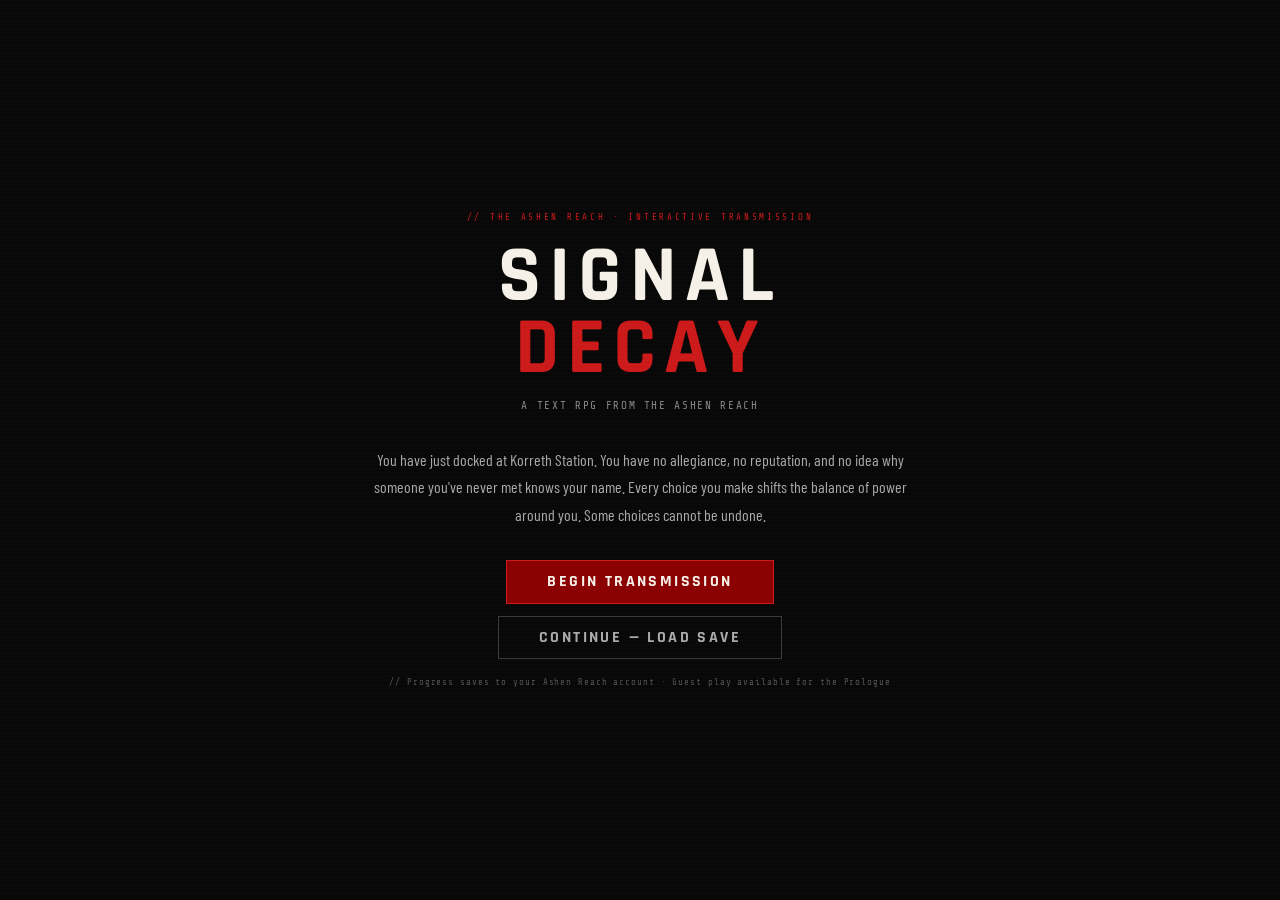
<file: play/index.html>
<!DOCTYPE html>
<html lang="en">
<head>
  <meta charset="UTF-8">
  <meta name="viewport" content="width=device-width, initial-scale=1.0">
  <title>Signal Decay — Play | The Ashen Reach</title>
  <meta name="description" content="A text-based RPG set in the Ashen Reach universe. Arrive at Korreth Station. Choose your allegiance. Survive.">
  <link rel="canonical" href="https://theashenreach.com/play">
  <link rel="icon" type="image/svg+xml" href="data:image/svg+xml,<svg xmlns='http://www.w3.org/2000/svg' viewBox='0 0 32 32'><rect width='32' height='32' fill='%23080808'/><circle cx='16' cy='16' r='12' fill='none' stroke='%238b0000' stroke-width='1.5'/><circle cx='16' cy='16' r='4' fill='%23cc1a1a'/></svg>">
  <link rel="stylesheet" href="../styles/signal-decay.css">
  <style>
    /* ══ GAME SHELL ══════════════════════════════════════════ */
    html { overflow: hidden; height: 100%; }
    body { overflow: hidden; height: 100%; margin: 0; padding: 0; }

    :root { --choice-h: 220px; }

    .game-shell {
      position: fixed;
      inset: 0;
      display: flex;
      flex-direction: column;
    }

    /* ══ GAME NAV ════════════════════════════════════════════ */
    .game-nav {
      background: rgba(8,8,8,0.97);
      border-bottom: 1px solid var(--blood);
      display: flex;
      align-items: center;
      padding: 0 var(--space-4);
      gap: var(--space-4);
      flex-shrink: 0;
    }
    .game-nav-logo {
      font-family: var(--font-display);
      font-size: 1rem;
      font-weight: 700;
      letter-spacing: 0.18em;
      text-transform: uppercase;
      color: var(--white-2);
      text-decoration: none;
      white-space: nowrap;
    }
    .game-nav-logo em { color: var(--crimson); font-style: normal; }
    .game-nav-title {
      font-family: var(--font-mono);
      font-size: 10px;
      letter-spacing: 0.15em;
      color: var(--steel-2);
      text-transform: uppercase;
      border-left: 1px solid var(--ash-2);
      padding-left: var(--space-4);
    }
    .game-nav-title em { color: var(--crimson); font-style: normal; }
    .game-nav-right {
      margin-left: auto;
      display: flex;
      align-items: center;
      gap: var(--space-3);
    }
    .game-nav-btn {
      font-family: var(--font-mono);
      font-size: 9px;
      letter-spacing: 0.12em;
      text-transform: uppercase;
      color: var(--steel-2);
      border: 1px solid var(--ash-2);
      padding: 0.3rem 0.65rem;
      background: transparent;
      cursor: pointer;
      transition: all var(--transition-fast);
    }
    .game-nav-btn:hover { border-color: var(--steel-2); color: var(--ghost); }
    .game-nav-btn.danger { color: var(--crimson); border-color: var(--blood); }
    .game-nav-btn.danger:hover { background: var(--blood); color: var(--white-2); }

    /* ══ GAME VIEWPORT ═══════════════════════════════════════ */
    .game-viewport {
      display: grid;
      grid-template-columns: 1fr 280px;
      flex: 1;
      min-height: 0;
      overflow: hidden;
    }

    /* ══ MAIN TERMINAL ═══════════════════════════════════════ */
    .terminal {
      display: flex;
      flex-direction: column;
      min-height: 0;
      max-height: 100%;
      overflow: hidden;
      position: relative;
    }

    /* Location header */
    .location-header {
      padding: var(--space-4) var(--space-5);
      border-bottom: 1px solid var(--ash-2);
      background: var(--void-2);
      display: flex;
      align-items: center;
      justify-content: space-between;
      flex-shrink: 0;
      gap: var(--space-4);
    }
    .location-name {
      font-family: var(--font-display);
      font-size: 1rem;
      font-weight: 700;
      letter-spacing: 0.1em;
      text-transform: uppercase;
      color: var(--white-2);
    }
    .location-sub {
      font-family: var(--font-mono);
      font-size: 9px;
      letter-spacing: 0.12em;
      color: var(--steel-2);
      text-transform: uppercase;
      margin-top: 2px;
    }
    .location-meta {
      display: flex;
      gap: var(--space-4);
      flex-shrink: 0;
    }
    .loc-meta-item { text-align: right; }
    .loc-meta-label { font-family: var(--font-mono); font-size: 9px; color: var(--steel); letter-spacing: 0.1em; text-transform: uppercase; }
    .loc-meta-val   { font-family: var(--font-display); font-size: 0.9rem; font-weight: 700; color: var(--ghost); }

    /* Narrative output */
    .narrative-wrap {
      flex: 1;
      min-height: 0;
      overflow-y: auto;
      padding: var(--space-5);
      scroll-behavior: smooth;
    }
    .narrative-wrap::-webkit-scrollbar { width: 4px; }
    .narrative-wrap::-webkit-scrollbar-track { background: var(--void); }
    .narrative-wrap::-webkit-scrollbar-thumb { background: var(--blood); }

    .narrative-output { display: flex; flex-direction: column; gap: var(--space-4); }

    /* Scene card */
    .scene-card {
      border-left: 2px solid var(--ash-2);
      padding-left: var(--space-4);
      opacity: 0;
      transform: translateY(8px);
      transition: opacity 0.4s ease, transform 0.4s ease;
    }
    .scene-card.visible { opacity: 1; transform: translateY(0); }
    .scene-card.old { opacity: 0.4; }

    .scene-timestamp {
      font-family: var(--font-mono);
      font-size: 9px;
      letter-spacing: 0.15em;
      color: var(--blood);
      text-transform: uppercase;
      margin-bottom: var(--space-2);
    }
    .scene-text {
      font-family: var(--font-body);
      font-size: 1rem;
      color: var(--ghost);
      line-height: 1.8;
    }
    .scene-text p { margin-bottom: 0.75rem; }
    .scene-text p:last-child { margin-bottom: 0; }
    .scene-text strong { color: var(--white-2); font-weight: 600; }
    .scene-text em     { color: var(--amber-2); font-style: normal; }
    .scene-text .char  { color: var(--crimson-2); font-style: italic; }

    /* Choice result */
    .choice-echo {
      font-family: var(--font-mono);
      font-size: 10px;
      letter-spacing: 0.1em;
      color: var(--steel-2);
      padding: var(--space-2) var(--space-3);
      border: 1px solid var(--ash-2);
      background: var(--void-3);
      margin-bottom: var(--space-2);
    }
    .choice-echo::before { content: '> '; color: var(--crimson); }

    /* Skill check result */
    .skill-result {
      font-family: var(--font-mono);
      font-size: 10px;
      letter-spacing: 0.08em;
      padding: var(--space-2) var(--space-3);
      border: 1px solid;
      margin-bottom: var(--space-2);
    }
    .skill-result.success { color: var(--toxic-2); border-color: var(--toxic); background: rgba(42,90,26,0.1); }
    .skill-result.failure { color: var(--ember);   border-color: var(--crimson); background: rgba(204,26,26,0.08); }

    /* Faction shift notification */
    .faction-shift {
      display: flex;
      align-items: center;
      gap: var(--space-3);
      font-family: var(--font-mono);
      font-size: 9px;
      letter-spacing: 0.1em;
      text-transform: uppercase;
      padding: var(--space-2) var(--space-3);
      border: 1px solid var(--ash-2);
      background: var(--void-2);
      margin-bottom: var(--space-2);
      opacity: 0;
      animation: fadeInShift 0.5s ease 0.2s forwards;
    }
    @keyframes fadeInShift {
      to { opacity: 1; }
    }
    .fs-dot { width: 6px; height: 6px; flex-shrink: 0; }
    .fs-label { color: var(--steel-2); flex: 1; }
    .fs-change { font-weight: 700; }
    .fs-pos { color: var(--toxic-2); }
    .fs-neg { color: var(--ember); }

    /* Chapter break */
    .chapter-break {
      text-align: center;
      padding: var(--space-5) 0;
      display: flex;
      flex-direction: column;
      align-items: center;
      gap: var(--space-3);
    }
    .chapter-break-line {
      width: 100%;
      height: 1px;
      background: linear-gradient(90deg, transparent, var(--blood), transparent);
    }
    .chapter-break-label {
      font-family: var(--font-display);
      font-size: 1.2rem;
      font-weight: 700;
      letter-spacing: 0.15em;
      text-transform: uppercase;
      color: var(--white-2);
    }
    .chapter-break-sub {
      font-family: var(--font-mono);
      font-size: 9px;
      letter-spacing: 0.2em;
      color: var(--steel-2);
      text-transform: uppercase;
    }

    /* Typing cursor */
    .typing-cursor {
      display: inline-block;
      width: 8px;
      height: 14px;
      background: var(--crimson);
      animation: blink 1s step-end infinite;
      vertical-align: middle;
      margin-left: 2px;
    }
    @keyframes blink { 0%,100% { opacity: 1; } 50% { opacity: 0; } }

    /* ══ CHOICE PANEL ════════════════════════════════════════ */
    .choice-panel {
      padding: var(--space-4) var(--space-5);
      border-top: 1px solid var(--blood);
      background: var(--void-2);
      flex-shrink: 0;
      max-height: 45vh;
      overflow-y: auto;
    }
    .choice-prompt {
      font-family: var(--font-mono);
      font-size: 9px;
      letter-spacing: 0.18em;
      color: var(--steel-2);
      text-transform: uppercase;
      margin-bottom: var(--space-3);
    }
    .choices-list {
      display: flex;
      flex-direction: column;
      gap: var(--space-2);
    }
    .choice-btn {
      display: flex;
      align-items: flex-start;
      gap: var(--space-3);
      background: transparent;
      border: 1px solid var(--ash-2);
      padding: var(--space-3) var(--space-4);
      cursor: pointer;
      transition: all var(--transition-fast);
      text-align: left;
      width: 100%;
    }
    .choice-btn:hover {
      border-color: var(--crimson);
      background: rgba(139,0,0,0.06);
    }
    .choice-btn:focus {
      outline: none;
      border-color: var(--crimson);
    }
    .choice-btn:disabled {
      opacity: 0.4;
      cursor: not-allowed;
    }
    .choice-num {
      font-family: var(--font-mono);
      font-size: 11px;
      color: var(--crimson);
      flex-shrink: 0;
      padding-top: 1px;
      min-width: 20px;
    }
    .choice-body {}
    .choice-text {
      font-family: var(--font-body);
      font-size: 0.95rem;
      color: var(--white);
      line-height: 1.4;
    }
    .choice-hint {
      font-family: var(--font-mono);
      font-size: 9px;
      color: var(--steel-2);
      margin-top: 3px;
      letter-spacing: 0.06em;
    }
    .choice-hint .skill-tag {
      color: var(--amber-2);
      border: 1px solid var(--amber);
      padding: 0 4px;
      font-size: 8px;
      letter-spacing: 0.08em;
      text-transform: uppercase;
    }

    /* Continue button */
    .continue-btn {
      font-family: var(--font-mono);
      font-size: 10px;
      letter-spacing: 0.15em;
      text-transform: uppercase;
      color: var(--crimson);
      border: 1px solid var(--blood);
      padding: var(--space-3) var(--space-5);
      background: transparent;
      cursor: pointer;
      transition: all var(--transition-fast);
      width: 100%;
      margin-top: var(--space-2);
    }
    .continue-btn:hover { background: var(--blood); color: var(--white-2); }

    /* ══ SIDE PANEL ══════════════════════════════════════════ */
    .side-panel {
      border-left: 1px solid var(--ash-2);
      background: var(--void-2);
      display: flex;
      flex-direction: column;
      overflow-y: auto;
      overflow-x: hidden;
    }
    .side-panel::-webkit-scrollbar { width: 3px; }
    .side-panel::-webkit-scrollbar-thumb { background: var(--ash-2); }

    .sp-block { border-bottom: 1px solid var(--ash-2); }
    .sp-header {
      padding: 0.55rem var(--space-4);
      background: var(--void-3);
      font-family: var(--font-mono);
      font-size: 9px;
      letter-spacing: 0.2em;
      color: var(--crimson);
      text-transform: uppercase;
    }
    .sp-body { padding: var(--space-3) var(--space-4); }

    /* Character info */
    .char-name {
      font-family: var(--font-display);
      font-size: 1.1rem;
      font-weight: 700;
      text-transform: uppercase;
      letter-spacing: 0.08em;
      color: var(--white-2);
      margin-bottom: 2px;
    }
    .char-background {
      font-family: var(--font-mono);
      font-size: 9px;
      letter-spacing: 0.1em;
      color: var(--steel-2);
      text-transform: uppercase;
      margin-bottom: var(--space-3);
    }
    .stat-row {
      display: flex;
      justify-content: space-between;
      align-items: center;
      padding: 0.25rem 0;
      border-bottom: 1px solid var(--ash-2);
    }
    .stat-row:last-child { border-bottom: none; }
    .stat-name { font-family: var(--font-mono); font-size: 9px; color: var(--steel-2); letter-spacing: 0.08em; text-transform: uppercase; }
    .stat-val  { font-family: var(--font-display); font-size: 0.85rem; font-weight: 700; color: var(--ghost); }
    .stat-pips { display: flex; gap: 2px; }
    .pip { width: 8px; height: 8px; border: 1px solid var(--ash-3); }
    .pip.filled { background: var(--crimson); border-color: var(--crimson); }

    /* Faction standing */
    .faction-standing { display: flex; flex-direction: column; gap: var(--space-2); }
    .fs-row {}
    .fs-row-top {
      display: flex;
      justify-content: space-between;
      align-items: center;
      margin-bottom: 3px;
    }
    .fs-faction-name { font-family: var(--font-mono); font-size: 9px; letter-spacing: 0.1em; text-transform: uppercase; }
    .fs-score { font-family: var(--font-display); font-size: 0.8rem; font-weight: 700; }
    .fs-bar-track { height: 3px; background: var(--ash-2); position: relative; }
    .fs-bar-fill  { height: 100%; transition: width 0.6s ease; }
    .fs-bar-centre {
      position: absolute;
      left: 50%;
      top: -2px;
      width: 1px;
      height: 7px;
      background: var(--ash-3);
    }

    /* Transmission log */
    .log-list { display: flex; flex-direction: column; gap: var(--space-2); max-height: 260px; overflow-y: auto; }
    .log-list::-webkit-scrollbar { width: 2px; }
    .log-list::-webkit-scrollbar-thumb { background: var(--ash-2); }
    .log-item {
      font-family: var(--font-mono);
      font-size: 9px;
      color: var(--steel-2);
      letter-spacing: 0.04em;
      line-height: 1.5;
      padding-bottom: var(--space-2);
      border-bottom: 1px solid var(--ash-2);
    }
    .log-item:last-child { border-bottom: none; }
    .log-item .log-cycle { color: var(--blood); font-size: 8px; display: block; margin-bottom: 2px; }
    .log-item .log-text  { color: var(--ghost); }

    /* ══ SCREENS ═════════════════════════════════════════════ */
    .screen {
      position: fixed;
      inset: 0;
      z-index: 500;
      display: flex;
      align-items: center;
      justify-content: center;
      background: var(--void);
    }
    .screen.hidden { display: none; }

    /* Title screen */
    .title-screen-inner {
      text-align: center;
      max-width: 600px;
      padding: var(--space-6);
    }
    .title-eyebrow {
      font-family: var(--font-mono);
      font-size: 9px;
      letter-spacing: 0.3em;
      color: var(--crimson);
      text-transform: uppercase;
      margin-bottom: var(--space-4);
    }
    .title-main {
      font-family: var(--font-display);
      font-size: clamp(2.5rem, 8vw, 5rem);
      font-weight: 700;
      letter-spacing: 0.1em;
      text-transform: uppercase;
      color: var(--white-2);
      line-height: 0.9;
      margin-bottom: var(--space-3);
    }
    .title-main em { color: var(--crimson); font-style: normal; display: block; }
    .title-sub {
      font-family: var(--font-mono);
      font-size: 11px;
      letter-spacing: 0.15em;
      color: var(--steel-2);
      text-transform: uppercase;
      margin-bottom: var(--space-6);
    }
    .title-desc {
      font-family: var(--font-body);
      font-size: 1rem;
      color: var(--ghost);
      line-height: 1.7;
      margin-bottom: var(--space-6);
    }
    .title-btns { display: flex; flex-direction: column; gap: var(--space-3); align-items: center; }
    .title-btn {
      font-family: var(--font-display);
      font-size: 1rem;
      font-weight: 700;
      letter-spacing: 0.15em;
      text-transform: uppercase;
      padding: 0.65rem 2.5rem;
      border: 1px solid;
      cursor: pointer;
      transition: all var(--transition-fast);
      background: transparent;
      min-width: 240px;
    }
    .title-btn-primary { color: var(--white-2); background: var(--blood); border-color: var(--crimson); }
    .title-btn-primary:hover { background: var(--crimson); box-shadow: 0 0 24px rgba(204,26,26,0.3); }
    .title-btn-secondary { color: var(--ghost); border-color: var(--ash-3); }
    .title-btn-secondary:hover { border-color: var(--steel-2); color: var(--white); }
    .title-note { font-family: var(--font-mono); font-size: 9px; color: var(--steel); letter-spacing: 0.1em; margin-top: var(--space-4); }

    /* Character creation screen */
    .create-screen-inner {
      max-width: 580px;
      width: 100%;
      padding: var(--space-6);
    }
    .create-title {
      font-family: var(--font-display);
      font-size: 1.8rem;
      font-weight: 700;
      letter-spacing: 0.08em;
      text-transform: uppercase;
      color: var(--white-2);
      margin-bottom: 0.3rem;
    }
    .create-sub {
      font-family: var(--font-mono);
      font-size: 9px;
      letter-spacing: 0.15em;
      color: var(--steel-2);
      text-transform: uppercase;
      margin-bottom: var(--space-5);
    }
    .create-field { margin-bottom: var(--space-4); }
    .create-label {
      font-family: var(--font-mono);
      font-size: 9px;
      letter-spacing: 0.2em;
      text-transform: uppercase;
      color: var(--steel-2);
      display: block;
      margin-bottom: var(--space-2);
    }
    .create-input {
      width: 100%;
      background: var(--void-3);
      border: 1px solid var(--ash-2);
      color: var(--white);
      font-family: var(--font-mono);
      font-size: 0.9rem;
      padding: 0.65rem var(--space-4);
      outline: none;
      letter-spacing: 0.08em;
      transition: border-color var(--transition-fast);
    }
    .create-input:focus { border-color: var(--crimson); }
    .create-input::placeholder { color: var(--steel); }

    /* Background cards */
    .bg-grid { display: grid; grid-template-columns: repeat(3, 1fr); gap: 1px; background: var(--ash-2); margin-bottom: var(--space-5); }
    .bg-card {
      background: var(--void-2);
      padding: var(--space-4);
      cursor: pointer;
      transition: background var(--transition-fast);
      border: 2px solid transparent;
      margin: -1px;
    }
    .bg-card:hover { background: var(--void-3); }
    .bg-card.selected { border-color: var(--crimson); background: rgba(139,0,0,0.08); }
    .bg-card-name {
      font-family: var(--font-display);
      font-size: 0.95rem;
      font-weight: 700;
      text-transform: uppercase;
      letter-spacing: 0.06em;
      color: var(--white-2);
      margin-bottom: 0.3rem;
    }
    .bg-card-desc {
      font-family: var(--font-body);
      font-size: 0.82rem;
      color: var(--ghost);
      line-height: 1.5;
      margin-bottom: var(--space-3);
    }
    .bg-card-stats { display: flex; flex-direction: column; gap: 2px; }
    .bg-stat-line {
      font-family: var(--font-mono);
      font-size: 9px;
      color: var(--steel-2);
      letter-spacing: 0.06em;
    }
    .bg-stat-line span { color: var(--crimson-2); }

    /* ══ MOBILE ══════════════════════════════════════════════ */
    @media (max-width: 768px) {
      :root { --choice-h: 260px; }
      .game-viewport { grid-template-columns: 1fr; }
      .side-panel { display: none; }
      .location-meta { display: none; }
      .bg-grid { grid-template-columns: 1fr; }
      .title-main { font-size: 2.5rem; }
    }
  </style>
</head>
<body>

<!-- ══ TITLE SCREEN ══════════════════════════════════════════ -->
<div class="screen" id="titleScreen">
  <div class="title-screen-inner">
    <p class="title-eyebrow">// The Ashen Reach · Interactive Transmission</p>
    <h1 class="title-main">
      Signal
      <em>Decay</em>
    </h1>
    <p class="title-sub">A Text RPG from the Ashen Reach</p>
    <p class="title-desc">
      You have just docked at Korreth Station. You have no allegiance,
      no reputation, and no idea why someone you've never met knows your name.
      Every choice you make shifts the balance of power around you.
      Some choices cannot be undone.
    </p>
    <div class="title-btns">
      <button class="title-btn title-btn-primary" onclick="showCreateScreen()">
        Begin Transmission
      </button>
      <button class="title-btn title-btn-secondary" onclick="showCreateScreen()">
        Continue — Load Save
      </button>
    </div>
    <p class="title-note">// Progress saves to your Ashen Reach account · Guest play available for the Prologue</p>
  </div>
</div>

<!-- ══ CHARACTER CREATION SCREEN ══════════════════════════════ -->
<div class="screen hidden" id="createScreen">
  <div class="create-screen-inner">
    <p class="section-eyebrow" style="margin-bottom:var(--space-2);">// Character Creation</p>
    <h2 class="create-title">Identify Yourself</h2>
    <p class="create-sub">Your record will be permanent. Choose carefully.</p>

    <div class="create-field">
      <label class="create-label" for="charName">Callsign / Name</label>
      <input class="create-input" type="text" id="charName" placeholder="ENTER CALLSIGN..." maxlength="24" autocomplete="off">
    </div>

    <div class="create-field">
      <label class="create-label">Background</label>
      <div class="bg-grid" id="bgGrid">
        <div class="bg-card selected" data-bg="pilot" onclick="selectBg(this,'pilot')">
          <p class="bg-card-name">Bleed Pilot</p>
          <p class="bg-card-desc">You have made more transits than most people will in a lifetime. The Bleed has left marks on you that doctors pretend not to notice.</p>
          <div class="bg-card-stats">
            <p class="bg-stat-line">READ <span>●●●○○</span></p>
            <p class="bg-stat-line">MOVE <span>●●●●○</span></p>
            <p class="bg-stat-line">FIGHT <span>●●○○○</span></p>
            <p class="bg-stat-line" style="margin-top:4px;color:var(--toxic-2);">+ Covenant +10</p>
          </div>
        </div>
        <div class="bg-card" data-bg="reckoner" onclick="selectBg(this,'reckoner')">
          <p class="bg-card-name">Reckoner</p>
          <p class="bg-card-desc">Former contractor for the Reckoner Syndicate. You left under circumstances you don't discuss. They haven't forgotten you either.</p>
          <div class="bg-card-stats">
            <p class="bg-stat-line">READ <span>●●○○○</span></p>
            <p class="bg-stat-line">MOVE <span>●●●○○</span></p>
            <p class="bg-stat-line">FIGHT <span>●●●●○</span></p>
            <p class="bg-stat-line" style="margin-top:4px;color:var(--toxic-2);">+ Covenant +5 · Dominion -5</p>
          </div>
        </div>
        <div class="bg-card" data-bg="scavenger" onclick="selectBg(this,'scavenger')">
          <p class="bg-card-name">Void Scavenger</p>
          <p class="bg-card-desc">You make your living in dead systems — the Pale, derelict stations, the debris fields no one else will enter. You know things about silence.</p>
          <div class="bg-card-stats">
            <p class="bg-stat-line">READ <span>●●●●○</span></p>
            <p class="bg-stat-line">MOVE <span>●●●○○</span></p>
            <p class="bg-stat-line">FIGHT <span>●●○○○</span></p>
            <p class="bg-stat-line" style="margin-top:4px;color:var(--toxic-2);">+ Neutral +10</p>
          </div>
        </div>
      </div>
    </div>

    <div style="display:flex;gap:var(--space-3);">
      <button class="title-btn title-btn-primary" onclick="startGame()" style="flex:1;padding:0.65rem;">
        Transmit Identity — Begin
      </button>
      <button class="title-btn title-btn-secondary" onclick="showTitle()" style="padding:0.65rem var(--space-4);">
        Back
      </button>
    </div>
  </div>
</div>

<!-- ══ GAME SHELL ═════════════════════════════════════════════ -->
<div class="game-shell hidden" id="gameShell">

  <!-- Game Nav -->
  <nav class="game-nav">
    <a href="/" class="game-nav-logo">THE <em>ASHEN</em> REACH</a>
    <div class="game-nav-title">
      <em>SIGNAL DECAY</em> · Prologue
    </div>
    <div class="game-nav-right">
      <button class="game-nav-btn" onclick="toggleLog()">Transmission Log</button>
      <button class="game-nav-btn" onclick="saveGame()">Save</button>
      <button class="game-nav-btn danger" onclick="confirmQuit()">Quit</button>
    </div>
  </nav>

  <!-- Game Viewport -->
  <div class="game-viewport">

    <!-- Terminal -->
    <div class="terminal">
      <div class="location-header">
        <div>
          <p class="location-name" id="locationName">Korreth Station</p>
          <p class="location-sub"  id="locationSub">Transit Docks · Level 7</p>
        </div>
        <div class="location-meta">
          <div class="loc-meta-item">
            <p class="loc-meta-label">Cycle</p>
            <p class="loc-meta-val">847.3</p>
          </div>
          <div class="loc-meta-item">
            <p class="loc-meta-label">Chapter</p>
            <p class="loc-meta-val" id="chapterLabel">Prologue</p>
          </div>
        </div>
      </div>

      <div class="narrative-wrap" id="narrativeWrap">
        <div class="narrative-output" id="narrativeOutput"></div>
      </div>

      <div class="choice-panel" id="choicePanel">
        <p class="choice-prompt">// Select your action</p>
        <div class="choices-list" id="choicesList"></div>
      </div>
    </div>

    <!-- Side Panel -->
    <aside class="side-panel">

      <div class="sp-block">
        <p class="sp-header">// Character</p>
        <div class="sp-body">
          <p class="char-name"       id="spCharName">—</p>
          <p class="char-background" id="spCharBg">—</p>
          <div class="stat-row">
            <span class="stat-name">Read</span>
            <div class="stat-pips" id="pipRead"></div>
          </div>
          <div class="stat-row">
            <span class="stat-name">Move</span>
            <div class="stat-pips" id="pipMove"></div>
          </div>
          <div class="stat-row">
            <span class="stat-name">Fight</span>
            <div class="stat-pips" id="pipFight"></div>
          </div>
        </div>
      </div>

      <div class="sp-block">
        <p class="sp-header">// Faction Standing</p>
        <div class="sp-body">
          <div class="faction-standing" id="factionStanding"></div>
        </div>
      </div>

      <div class="sp-block" id="logBlock">
        <p class="sp-header">// Transmission Log</p>
        <div class="sp-body">
          <div class="log-list" id="logList"></div>
        </div>
      </div>

    </aside>
  </div>
</div>

<!-- ══ JAVASCRIPT ENGINE ══════════════════════════════════════ -->
<script>

/* ════════════════════════════════════════════════════════════
   STATE
════════════════════════════════════════════════════════════ */
const STATE = {
  player: {
    name: '',
    background: 'pilot',
    stats: { read: 3, move: 3, fight: 2 }
  },
  factions: {
    dominion:  0,
    covenant:  0,
    vorath:    0,
    church:    0
  },
  flags: {},      // boolean story flags
  log: [],        // transmission log entries
  scene: null,    // current scene id
  cycle: '847.3'
};

const FACTION_META = {
  dominion: { name: 'Dominion',  colour: '#c47a1a', barColour: '#c47a1a' },
  covenant: { name: 'Covenant',  colour: '#cc1a1a', barColour: '#cc1a1a' },
  vorath:   { name: 'Vorath',    colour: '#4aaa1a', barColour: '#4aaa1a' },
  church:   { name: 'Church',    colour: '#9966cc', barColour: '#9966cc' }
};

const BG_DATA = {
  pilot:     { label: 'Bleed Pilot',      stats: { read:3, move:4, fight:2 }, factionBonus: { covenant: 10 } },
  reckoner:  { label: 'Reckoner',         stats: { read:2, move:3, fight:4 }, factionBonus: { covenant: 5, dominion: -5 } },
  scavenger: { label: 'Void Scavenger',   stats: { read:4, move:3, fight:2 }, factionBonus: {} }
};

/* ════════════════════════════════════════════════════════════
   SCREEN MANAGEMENT
════════════════════════════════════════════════════════════ */
function showTitle()        { setScreen('titleScreen'); }
function showCreateScreen() { setScreen('createScreen'); }

function setScreen(id) {
  ['titleScreen','createScreen','gameShell'].forEach(s => {
    const el = document.getElementById(s);
    if (el) el.classList.toggle('hidden', s !== id);
  });
}

function selectBg(el, bg) {
  document.querySelectorAll('.bg-card').forEach(c => c.classList.remove('selected'));
  el.classList.add('selected');
  STATE.player.background = bg;
}

/* ════════════════════════════════════════════════════════════
   GAME START
════════════════════════════════════════════════════════════ */
function startGame() {
  const nameInput = document.getElementById('charName').value.trim();
  if (!nameInput) {
    document.getElementById('charName').style.borderColor = 'var(--crimson)';
    document.getElementById('charName').placeholder = 'CALLSIGN REQUIRED...';
    return;
  }

  STATE.player.name = nameInput.toUpperCase();
  const bg = BG_DATA[STATE.player.background];
  STATE.player.stats = { ...bg.stats };

  // Apply background faction bonuses
  Object.entries(bg.factionBonus).forEach(([f, v]) => {
    STATE.factions[f] = (STATE.factions[f] || 0) + v;
  });

  // Init UI
  setScreen('gameShell');
  updateSidePanel();

  // Begin prologue
  setTimeout(() => runScene('prologue_dock'), 400);
}

/* ════════════════════════════════════════════════════════════
   SCENE ENGINE
════════════════════════════════════════════════════════════ */
function runScene(sceneId) {
  STATE.scene = sceneId;
  const scene = SCENES[sceneId];
  if (!scene) { console.error('Scene not found:', sceneId); return; }

  // Update location header
  if (scene.location) {
    document.getElementById('locationName').textContent = scene.location.name;
    document.getElementById('locationSub').textContent  = scene.location.sub;
  }

  // Chapter label
  if (scene.chapter) {
    document.getElementById('chapterLabel').textContent = scene.chapter;
  }

  // Chapter break
  if (scene.chapterBreak) {
    appendChapterBreak(scene.chapterBreak.title, scene.chapterBreak.sub);
  }

  // Render narrative
  appendNarrative(scene.text, scene.timestamp || STATE.cycle);

  // Apply any auto faction shifts
  if (scene.autoShifts) {
    scene.autoShifts.forEach(s => applyFactionShift(s.faction, s.amount, s.reason));
  }

  // Set flags
  if (scene.setFlags) {
    scene.setFlags.forEach(f => { STATE.flags[f] = true; });
  }

  // Render choices
  renderChoices(scene.choices || []);
}

function appendNarrative(html, timestamp) {
  const output = document.getElementById('narrativeOutput');

  // Fade old cards
  output.querySelectorAll('.scene-card:not(.old)').forEach(c => c.classList.add('old'));

  const card = document.createElement('div');
  card.className = 'scene-card';
  card.innerHTML = `
    <p class="scene-timestamp">// ${timestamp} · Korreth Station</p>
    <div class="scene-text">${html}</div>
  `;
  output.appendChild(card);

  requestAnimationFrame(() => {
    card.classList.add('visible');
    scrollNarrative();
  });
}

function appendChapterBreak(title, sub) {
  const output = document.getElementById('narrativeOutput');
  const el = document.createElement('div');
  el.className = 'chapter-break';
  el.innerHTML = `
    <div class="chapter-break-line"></div>
    <p class="chapter-break-label">${title}</p>
    <p class="chapter-break-sub">${sub}</p>
    <div class="chapter-break-line"></div>
  `;
  output.appendChild(el);
}

function appendChoiceEcho(text) {
  const output = document.getElementById('narrativeOutput');
  const el = document.createElement('div');
  el.className = 'choice-echo';
  el.textContent = text;
  output.appendChild(el);
}

function appendSkillResult(success, text) {
  const output = document.getElementById('narrativeOutput');
  const el = document.createElement('div');
  el.className = `skill-result ${success ? 'success' : 'failure'}`;
  el.innerHTML = success
    ? `✓ SUCCESS — ${text}`
    : `✕ FAILURE — ${text}`;
  output.appendChild(el);
}

function scrollNarrative() {
  const wrap = document.getElementById('narrativeWrap');
  setTimeout(() => wrap.scrollTo({ top: wrap.scrollHeight, behavior: 'smooth' }), 100);
}

/* ════════════════════════════════════════════════════════════
   CHOICES
════════════════════════════════════════════════════════════ */
function renderChoices(choices) {
  const panel = document.getElementById('choicePanel');
  const list  = document.getElementById('choicesList');
  list.innerHTML = '';

  // Filter choices based on flags/conditions
  const available = choices.filter(c => {
    if (!c.requires) return true;
    return c.requires.every(r => STATE.flags[r]);
  });

  if (available.length === 0) {
    panel.style.display = 'none';
    return;
  }
  panel.style.display = '';

  available.forEach((choice, i) => {
    const btn = document.createElement('button');
    btn.className = 'choice-btn';

    let hintHtml = '';
    if (choice.skill) {
      hintHtml = `<p class="choice-hint"><span class="skill-tag">${choice.skill.stat.toUpperCase()} CHECK · DC ${choice.skill.dc}</span></p>`;
    }
    if (choice.hint) {
      hintHtml += `<p class="choice-hint">${choice.hint}</p>`;
    }

    btn.innerHTML = `
      <span class="choice-num">[${i + 1}]</span>
      <div class="choice-body">
        <p class="choice-text">${choice.text}</p>
        ${hintHtml}
      </div>
    `;
    btn.onclick = () => handleChoice(choice, btn);
    list.appendChild(btn);
  });
}

function handleChoice(choice, btn) {
  // Disable all choice buttons
  document.querySelectorAll('.choice-btn').forEach(b => b.disabled = true);

  // Echo choice
  appendChoiceEcho(choice.text);

  // Skill check if required
  if (choice.skill) {
    const stat = STATE.player.stats[choice.skill.stat];
    const roll = Math.floor(Math.random() * 6) + 1 + Math.floor(Math.random() * 6) + 1; // 2d6
    const total = roll + stat;
    const success = total >= choice.skill.dc;
    appendSkillResult(success, `${choice.skill.stat.toUpperCase()} roll ${roll} + ${stat} = ${total} vs DC ${choice.skill.dc}`);

    // Apply faction shifts for skill outcome
    if (success && choice.skill.onSuccess?.shifts) {
      choice.skill.onSuccess.shifts.forEach(s => applyFactionShift(s.faction, s.amount, s.reason));
    }
    if (!success && choice.skill.onFail?.shifts) {
      choice.skill.onFail.shifts.forEach(s => applyFactionShift(s.faction, s.amount, s.reason));
    }

    // Navigate to skill-dependent scene
    const nextScene = success
      ? (choice.skill.onSuccess?.next || choice.next)
      : (choice.skill.onFail?.next   || choice.next);

    // Log
    addLog(choice.logText || choice.text);

    setTimeout(() => runScene(nextScene), 800);
    return;
  }

  // Apply faction shifts
  if (choice.shifts) {
    choice.shifts.forEach(s => applyFactionShift(s.faction, s.amount, s.reason));
  }

  // Set flags
  if (choice.setFlags) {
    choice.setFlags.forEach(f => { STATE.flags[f] = true; });
  }

  // Log
  addLog(choice.logText || choice.text);

  // Navigate
  if (choice.next) {
    setTimeout(() => runScene(choice.next), 500);
  }
}

/* ════════════════════════════════════════════════════════════
   FACTION SYSTEM
════════════════════════════════════════════════════════════ */
function applyFactionShift(faction, amount, reason) {
  STATE.factions[faction] = Math.max(-100, Math.min(100, (STATE.factions[faction] || 0) + amount));

  const output = document.getElementById('narrativeOutput');
  const meta   = FACTION_META[faction];
  const el = document.createElement('div');
  el.className = 'faction-shift';
  el.innerHTML = `
    <div class="fs-dot" style="background:${meta.colour}"></div>
    <span class="fs-label">${meta.name} standing</span>
    <span class="fs-change ${amount >= 0 ? 'fs-pos' : 'fs-neg'}">${amount >= 0 ? '+' : ''}${amount}</span>
  `;
  output.appendChild(el);

  updateFactionBars();
  scrollNarrative();
}

/* ════════════════════════════════════════════════════════════
   UI UPDATES
════════════════════════════════════════════════════════════ */
function updateSidePanel() {
  document.getElementById('spCharName').textContent = STATE.player.name;
  document.getElementById('spCharBg').textContent   = '// ' + BG_DATA[STATE.player.background].label;
  renderPips('pipRead',  STATE.player.stats.read);
  renderPips('pipMove',  STATE.player.stats.move);
  renderPips('pipFight', STATE.player.stats.fight);
  updateFactionBars();
}

function renderPips(containerId, value) {
  const el = document.getElementById(containerId);
  el.innerHTML = '';
  for (let i = 0; i < 5; i++) {
    const pip = document.createElement('div');
    pip.className = 'pip' + (i < value ? ' filled' : '');
    el.appendChild(pip);
  }
}

function updateFactionBars() {
  const container = document.getElementById('factionStanding');
  container.innerHTML = '';
  Object.entries(FACTION_META).forEach(([key, meta]) => {
    const score = STATE.factions[key] || 0;
    const pct   = ((score + 100) / 200) * 100; // 0-200 range mapped to 0-100%
    const row = document.createElement('div');
    row.className = 'fs-row';
    row.innerHTML = `
      <div class="fs-row-top">
        <span class="fs-faction-name" style="color:${meta.colour}">${meta.name}</span>
        <span class="fs-score" style="color:${score >= 0 ? meta.colour : 'var(--ember)'}">${score >= 0 ? '+' : ''}${score}</span>
      </div>
      <div class="fs-bar-track">
        <div class="fs-bar-fill" style="width:${pct}%;background:${meta.barColour};"></div>
        <div class="fs-bar-centre"></div>
      </div>
    `;
    container.appendChild(row);
  });
}

function addLog(text) {
  STATE.log.unshift({ cycle: STATE.cycle, text });
  renderLog();
}

function renderLog() {
  const list = document.getElementById('logList');
  list.innerHTML = '';
  STATE.log.slice(0, 12).forEach(entry => {
    const el = document.createElement('div');
    el.className = 'log-item';
    el.innerHTML = `<span class="log-cycle">// CYC. ${entry.cycle}</span><span class="log-text">${entry.text}</span>`;
    list.appendChild(el);
  });
}

function toggleLog() {
  const block = document.getElementById('logBlock');
  block.style.display = block.style.display === 'none' ? '' : 'none';
}

function saveGame() {
  try {
    localStorage.setItem('signal_decay_save', JSON.stringify(STATE));
    // Visual feedback
    const btn = event.target;
    const orig = btn.textContent;
    btn.textContent = 'Saved ✓';
    btn.style.color = 'var(--toxic-2)';
    setTimeout(() => { btn.textContent = orig; btn.style.color = ''; }, 2000);
  } catch(e) {
    console.warn('Save failed:', e);
  }
}

function confirmQuit() {
  if (confirm('Quit to title? Unsaved progress will be lost.')) {
    showTitle();
    // Reset narrative
    document.getElementById('narrativeOutput').innerHTML = '';
  }
}

/* ════════════════════════════════════════════════════════════
   SCENE DATA — PROLOGUE + CHAPTER 1
════════════════════════════════════════════════════════════ */
const SCENES = {

  /* ── PROLOGUE ─────────────────────────────────────────── */

  prologue_dock: {
    chapter: 'Prologue',
    chapterBreak: {
      title: 'PROLOGUE — ARRIVAL',
      sub: '// Korreth Station · Transit Docks · Cycle 847.3'
    },
    location: { name: 'Korreth Station', sub: 'Transit Docks · Level 7' },
    timestamp: '847.3 · DOCK',
    text: `
      <p>The docking clamps engage with a sound like a distant gunshot — a deep, structural concussion that travels through the hull, through the seat, through your spine. The <em>Sunless Meridian</em> has made port.</p>
      <p>Korreth Station. You have been here before, though not recently. It smells the same: recycled atmosphere with an undertone of machine oil, organic waste from six different species, and something sweet and chemical you've never been able to identify. The Vorath who built this ship didn't need scent filters. Their descendants, 200 years later, apparently still don't.</p>
      <p>The airlock cycles. Beyond it: the Transit Docks, Level 7. A two-hundred-metre vaulted corridor with ceilings built for beings twice your height, lined on both sides with berths, repair bays, and the kind of establishments that don't put names on their doors. It is loud. It is crowded. It is, for the moment, safe.</p>
      <p>You have <strong>30 minutes</strong> before you're supposed to be at a meeting you didn't arrange. The message arrived on your terminal six hours ago, origin masked, content brief: <em>Upper Market. Booth 14. Come alone. You already know why.</em></p>
      <p>You don't, in fact, know why. But you came anyway. That probably says something about you.</p>
    `,
    choices: [
      {
        text: 'Check the docking bay notice board — see what contracts are posted.',
        hint: 'Learn about current activity on the station.',
        next: 'prologue_noticeboard',
        logText: 'Checked the Transit Docks notice board.'
      },
      {
        text: 'Find a drink and watch who comes and goes from the docks.',
        hint: 'Observe before acting. Gather information passively.',
        next: 'prologue_bar',
        logText: 'Spent time at the dock bar, observing.'
      },
      {
        text: 'Head directly to the Upper Market. Whoever wants to meet you has already been waiting.',
        hint: 'Skip exploration. Go straight to the story.',
        next: 'prologue_market_early',
        logText: 'Went directly to the Upper Market without stopping.'
      }
    ]
  },

  prologue_noticeboard: {
    location: { name: 'Korreth Station', sub: 'Transit Docks · Notice Board' },
    timestamp: '847.3 · DOCKS',
    text: `
      <p>The notice board — physical, by custom on Korreth, because digital boards can be intercepted — covers a ten-metre section of the docking bay wall. Layers of contract sheets, wanted notices, and commercial postings overlap like geological strata. The oldest visible layers are yellowed to transparency. Someone has recently pinned new sheets over the top.</p>
      <p>Three things catch your attention:</p>
      <p><strong>A Reckoner contract notice</strong>, sealed with the syndicate's mark. Value: classified. Target: classified. Designation: <em>RECKONER SEAL ALPHA</em>. Whatever this is, it is the most expensive and most secret contract currently on the board. Forty-seven contractors have already accepted it. The target hasn't been found yet.</p>
      <p><strong>A Dominion wanted notice</strong>, official seal, no personal details. Seeking information on "a former Ironguard officer, senior rank, currently absent without authorisation." The reward for information leading to his location is listed in Dominion military scrip at a rate that would pay for a new ship. The notice says he is to be taken alive. It doesn't say why.</p>
      <p><strong>A handwritten note</strong>, pinned beneath everything else, almost invisible. Six words: <em>Don't go to Booth 14.</em></p>
    `,
    setFlags: ['saw_noticeboard'],
    choices: [
      {
        text: 'Take the handwritten note and pocket it.',
        setFlags: ['took_warning_note'],
        next: 'prologue_noticeboard_took_note',
        logText: 'Took the anonymous warning note from the notice board.'
      },
      {
        text: 'Leave the note where it is and head to the bar.',
        next: 'prologue_bar',
        logText: 'Left the warning note untouched. Went to the bar.'
      },
      {
        text: 'Leave the note and head directly to the Upper Market.',
        next: 'prologue_market_early',
        logText: 'Read the warning. Ignored it. Went to Booth 14 anyway.'
      }
    ]
  },

  prologue_noticeboard_took_note: {
    location: { name: 'Korreth Station', sub: 'Transit Docks · Notice Board' },
    timestamp: '847.3 · DOCKS',
    text: `
      <p>The note is thin paper, the kind you can buy in any Korreth market stall — no identifying marks, no traceable source. The handwriting is precise and small, the kind that comes from someone who learned to write when space was expensive. The ink is still slightly tacky. This was pinned recently. Someone knew you were arriving.</p>
      <p>You pocket it. You're probably going to Booth 14 anyway. You're also going to be more careful when you get there.</p>
    `,
    choices: [
      {
        text: 'Stop at the bar on the way. Watch the docks for a few minutes first.',
        next: 'prologue_bar',
        logText: 'Stopped at the bar to observe before heading up.'
      },
      {
        text: 'Head directly to the Upper Market.',
        next: 'prologue_market_early',
        logText: 'Took the warning note. Went to Booth 14 anyway.'
      }
    ]
  },

  prologue_bar: {
    location: { name: 'Korreth Station', sub: 'Transit Docks · The Still Point' },
    timestamp: '847.3 · DOCKS',
    text: `
      <p>The bar has no name on the door. Inside, the ceilings are low — human-built, carved out of a former Vorath conduit junction. The walls sweat condensation. The lighting is red-amber, warm and false. It is exactly the kind of place where people come to not be noticed while noticing everyone else.</p>
      <p>You order something that arrives in a sealed tube — station standard. It tastes like fuel and regret. You nurse it and watch the docks through the bar's single porthole.</p>
      <p>Three things you notice in the twenty minutes you sit here:</p>
      <p>A <strong>Dominion intelligence operative</strong> — cover identity thin as paper, posture giving her away — watching the same notice board you just visited. She is photographing it with a device hidden in her collar.</p>
      <p>A pair of <strong>Reckoner contractors</strong>, marked by the standard-issue calibration tattoo on their right wrist, moving through the docks with the specific kind of relaxed purpose that means they're working. They're looking for someone. They haven't found them yet.</p>
      <p>A <strong>Vorath observer</strong>, standing completely still at the far end of the docking bay. Watching. Not the board. Not the Reckoners. Not the operative. <em>You.</em></p>
    `,
    setFlags: ['saw_vorath_watching'],
    autoShifts: [],
    choices: [
      {
        text: 'Make eye contact with the Vorath. Hold it. See what happens.',
        skill: {
          stat: 'read',
          dc: 7,
          onSuccess: {
            next: 'prologue_bar_vorath_success',
            shifts: [{ faction: 'vorath', amount: 5, reason: 'Direct engagement — noted by observer' }]
          },
          onFail: {
            next: 'prologue_bar_vorath_fail',
            shifts: []
          }
        },
        logText: 'Attempted to engage the Vorath observer.',
        hint: 'READ check — interpreting non-human behaviour'
      },
      {
        text: 'Look away from the Vorath. Finish your drink. Head to the Upper Market.',
        next: 'prologue_market',
        shifts: [],
        logText: 'Ignored the Vorath observer. Proceeded to the Upper Market.'
      },
      {
        text: 'Approach the Reckoner contractors. Ask what they\'re looking for.',
        next: 'prologue_bar_reckoners',
        shifts: [{ faction: 'covenant', amount: 5, reason: 'Voluntary contact with Reckoner contractors' }],
        logText: 'Approached the Reckoner contractors in the bar.'
      }
    ]
  },

  prologue_bar_vorath_success: {
    location: { name: 'Korreth Station', sub: 'Transit Docks · The Still Point' },
    timestamp: '847.3 · DOCKS',
    text: `
      <p>You hold the Vorath's gaze. It is not a comfortable experience. Their compound eyes don't move the way human eyes do — there's no flicker, no adjustment, just that flat electromagnetic attention like a sensor array that has decided you are worth logging.</p>
      <p>Then — almost imperceptible — the Vorath tilts its head 4 degrees to the left. A small motion. Deliberate. In Vorath body language, which you know only in fragments, a lateral head tilt indicates acknowledgement of threat assessment. Not hostility. Not interest. Assessment.</p>
      <p>They've catalogued you. Filed you. They already know something about you that you haven't told them. Whatever it is, you are currently classified as <em>non-critical but notable.</em></p>
      <p>The Vorath looks away first. That is either meaningless or significant. You cannot tell which.</p>
    `,
    choices: [
      {
        text: 'Head to the Upper Market. You\'ve seen enough.',
        next: 'prologue_market',
        logText: 'Left the bar after the Vorath encounter. Headed up.'
      }
    ]
  },

  prologue_bar_vorath_fail: {
    location: { name: 'Korreth Station', sub: 'Transit Docks · The Still Point' },
    timestamp: '847.3 · DOCKS',
    text: `
      <p>You hold the Vorath's gaze for about four seconds before something in your lizard brain — the part that evolved specifically to notice apex predators — insists loudly that you stop. You look away. Your drink suddenly needs a lot of attention.</p>
      <p>When you look back, the Vorath is gone. You didn't see them leave. The space they occupied is empty, as if they were never there. The only evidence: a faint hexagonal impression in the condensation on the floor where they stood, already fading.</p>
      <p>You don't know what they were watching for. You don't know if they found it.</p>
    `,
    choices: [
      {
        text: 'Head to the Upper Market. You\'ve been here long enough.',
        next: 'prologue_market',
        logText: 'Left the bar. Unsettled by the Vorath. Headed up.'
      }
    ]
  },

  prologue_bar_reckoners: {
    location: { name: 'Korreth Station', sub: 'Transit Docks · The Still Point' },
    timestamp: '847.3 · DOCKS',
    text: `
      <p>The Reckoners look at you the way professionals always look at someone who approaches them unbidden — a rapid assessment that takes in everything about you in about 1.5 seconds and produces a threat rating. You pass. They don't reach for anything.</p>
      <p><span class="char">"Not your business,"</span> the shorter one says. Her voice is flat, professional. Not unfriendly.</p>
      <p><span class="char">"Unless you've seen a man come through on a Dominion military transit in the last 48 hours,"</span> the taller one adds. <span class="char">"Senior rank. Travelling alone. Likely using a cover identity. If you have, that information is worth 12,000 kredit to you right now, no questions, no contract required."</span></p>
      <p>You haven't seen anyone matching that description. But you now know what the Reckoners are looking for — and it matches the Dominion wanted notice you saw on the board. Two factions hunting the same person. Whatever the Ironguard deserter knows, it is worth enormous amounts of money to more than one party.</p>
    `,
    setFlags: ['knows_deserter_hunt'],
    choices: [
      {
        text: 'Tell them you\'ll keep your eyes open. Take the implied offer.',
        next: 'prologue_market',
        shifts: [{ faction: 'covenant', amount: 5, reason: 'Cooperative with Reckoner information request' }],
        logText: 'Told the Reckoners you\'d watch for the deserter.'
      },
      {
        text: 'Decline. Say nothing. Walk away.',
        next: 'prologue_market',
        logText: 'Refused the Reckoners. Said nothing.'
      }
    ]
  },

  prologue_market_early: {
    location: { name: 'Korreth Station', sub: 'Upper Market · Level 2' },
    timestamp: '847.3 · MARKET',
    text: `
      <p>You go straight up. You don't need to see the docks — you've seen docks before. What you need is to understand why someone who knows your name sent you an unsigned message six hours ago.</p>
      <p>The Upper Market occupies Levels 1 through 4 of Korreth's original Vorath superstructure. The ceilings are 20 metres high, the lighting is bioluminescent residue from systems that have been running for two centuries without maintenance, and the noise is constant — the particular acoustic signature of a space that has never, in its entire operational history, been quiet.</p>
      <p>Booth 14 is toward the market's north end, in a section that trades in information rather than goods. The booths here have opaque privacy screens. The people who sit in them don't meet your eyes as you pass.</p>
    `,
    choices: [
      { text: 'Approach Booth 14.', next: 'prologue_booth_14', logText: 'Approached Booth 14 in the Upper Market.' }
    ]
  },

  prologue_market: {
    location: { name: 'Korreth Station', sub: 'Upper Market · Level 2' },
    timestamp: '847.3 · MARKET',
    text: `
      <p>The Upper Market is exactly as you remember it: deafening, enormous, and lit by the ghost-glow of Vorath bioluminescent systems that have been running for two hundred years without anyone understanding how. The ceiling is 20 metres up. The sound bounces off it and comes back changed.</p>
      <p>Booth 14 is in the information quarter — the north end of Level 2, where the booths have privacy screens and nobody discusses what they're selling. You've been in places like this before. The rule is simple: mind your own business until the moment arrives when you can't.</p>
      <p>You pass a Covenant guild rep arguing with a docking fee collector. A pair of off-duty Reckoners nursing drinks at a vendor stall. A human woman standing completely still in the middle of foot traffic, looking at something on a handheld device, letting everyone flow around her. She clocks you as you pass. Doesn't look away first.</p>
      <p>Booth 14 is just ahead.</p>
    `,
    choices: [
      { text: 'Walk to Booth 14.', next: 'prologue_booth_14', logText: 'Arrived at Booth 14, Upper Market.' }
    ]
  },

  prologue_booth_14: {
    location: { name: 'Korreth Station', sub: 'Upper Market · Booth 14' },
    timestamp: '847.3 · MARKET',
    text: `
      <p>The privacy screen is down. Inside the booth: a small table, two seats, a closed-circuit jammer running on the table — you can see its indicator light. Someone has paid for this conversation to be completely off-record.</p>
      <p>The person in the far seat is human. Male. Mid-fifties, maybe older — it's difficult to tell with people who've spent time in the Bleed. His face carries the particular kind of stillness that comes from having made very dangerous decisions and lived with them for a long time. He is dressed as a commercial trader. The posture gives him away: this is someone who spent years standing at attention.</p>
      <p>On the table between you: a small data chip, a sealed container of station coffee going cold, and a sidearm he's placed visibly, barrel pointed at the wall, safety on. The sidearm is a gesture: <em>I am armed, you can see it, I am not reaching for it.</em></p>
      <p><span class="char">"You're</span> <span class="char" id="prologuePlayerName">—</span><span class="char">,"</span> he says. Not a question. <span class="char">"Sit down. We don't have much time and some of it has already been wasted."</span></p>
      <p>He knows your name. He's been waiting for you specifically. And the data chip on the table has a Dominion military classification seal on its casing.</p>
    `,
    setFlags: ['met_deserter'],
    autoShifts: [],
    choices: [
      {
        text: '"Who are you, and how do you know my name?"',
        next: 'prologue_booth_who',
        logText: 'Asked the contact to identify himself.'
      },
      {
        text: '"I\'ll sit. Talk fast." Take the offered seat.',
        next: 'prologue_booth_sit',
        logText: 'Sat down. Listened.'
      },
      {
        text: 'Stay standing. "I\'m not sitting until I know what this is."',
        next: 'prologue_booth_stand',
        logText: 'Refused to sit. Held position.'
      }
    ]
  },

  prologue_booth_who: {
    location: { name: 'Korreth Station', sub: 'Upper Market · Booth 14' },
    timestamp: '847.3 · MARKET',
    text: `
      <p>He looks at you for a moment as if deciding how much to spend on this.</p>
      <p><span class="char">"My name is Cael Voss. Six weeks ago I was a Commander in the Dominion Ironguard, classified intelligence division. Three weeks ago I stopped being that. The Dominion's official position is that I died in a training accident."</span></p>
      <p>The Ironguard deserter. The man both the Reckoners and the Dominion are hunting across the entire station. He's sitting six inches away from you across a table with a jammer running and a gun pointed at the wall.</p>
      <p><span class="char">"I know your name because I was briefed on your file eighteen months ago,"</span> he says. <span class="char">"You were identified as a potential asset for the operation I was running. You were never contacted because the operation went in a different direction. That direction was a mistake. Now I need someone who is not connected to any faction, who has a reason to be on Korreth, and who I can trust has no existing obligation to turn me in."</span></p>
      <p>He slides the data chip across the table.</p>
      <p><span class="char">"This contains the location of the fourth stellar cannon. I need you to make sure it doesn't fall into Dominion hands."</span></p>
    `,
    setFlags: ['knows_voss_identity', 'offered_chip'],
    choices: [
      {
        text: '"Why me? You\'ve just told me you\'re worth an enormous amount of money dead or alive."',
        next: 'prologue_booth_whyme',
        logText: 'Questioned Voss\'s motives for choosing you.'
      },
      {
        text: 'Pick up the data chip.',
        next: 'ch1_took_chip',
        shifts: [
          { faction: 'dominion', amount: -10, reason: 'Received classified Dominion data from a deserter' },
          { faction: 'covenant', amount: 5, reason: 'Acting independently of faction authority' }
        ],
        setFlags: ['has_chip'],
        logText: 'Took the data chip from Cael Voss.'
      },
      {
        text: 'Leave the chip on the table. "I don\'t want it."',
        next: 'prologue_booth_refuse_chip',
        logText: 'Refused the data chip from Voss.'
      }
    ]
  },

  prologue_booth_sit: {
    location: { name: 'Korreth Station', sub: 'Upper Market · Booth 14' },
    timestamp: '847.3 · MARKET',
    text: `
      <p>You sit. He nods — a small acknowledgement — and begins without preamble.</p>
      <p><span class="char">"My name is Cael Voss. Former Dominion Ironguard Commander, intelligence division. I left under circumstances the Dominion has officially classified as my death. I contacted you because your file was flagged as a potential independent asset eighteen months ago — no faction ties, operational in the Reach, history of not asking questions that get other people killed."</span></p>
      <p>He taps the data chip.</p>
      <p><span class="char">"This contains the location of the fourth stellar cannon. The Dominion knows it exists. They have a retrieval operation in progress. If they recover it, the balance of power in the Reach shifts permanently — and not in any direction that ends well for anyone who isn't the Dominion."</span></p>
      <p><span class="char">"I need someone to take this chip, verify the location, and ensure the information reaches people who will use it to prevent the Dominion from getting there first. I can't do it myself. I'm currently the most-wanted person on Korreth."</span></p>
      <p>He says this last part without irony.</p>
    `,
    setFlags: ['knows_voss_identity', 'offered_chip'],
    choices: [
      {
        text: 'Pick up the chip. "Tell me everything."',
        next: 'ch1_took_chip',
        shifts: [
          { faction: 'dominion', amount: -10, reason: 'Received classified Dominion data from a deserter' },
          { faction: 'covenant', amount: 5,  reason: 'Acting independently of faction authority' }
        ],
        setFlags: ['has_chip'],
        logText: 'Took the chip from Voss. Agreed to help.'
      },
      {
        text: '"What\'s in it for me?"',
        next: 'prologue_booth_whatsforit',
        logText: 'Asked Voss what the payment would be.'
      },
      {
        text: 'Leave the chip. "I need to think about this."',
        next: 'prologue_booth_think',
        logText: 'Didn\'t take the chip. Asked for time to think.'
      }
    ]
  },

  prologue_booth_stand: {
    location: { name: 'Korreth Station', sub: 'Upper Market · Booth 14' },
    timestamp: '847.3 · MARKET',
    text: `
      <p>He doesn't react to you staying on your feet. Doesn't shift his posture, doesn't look concerned. The stillness of someone who has spent a long time in rooms where the wrong reaction gets people killed.</p>
      <p><span class="char">"Standing is fine,"</span> he says. <span class="char">"Less conspicuous if we have to move quickly anyway."</span></p>
      <p>He introduces himself — Cael Voss, former Dominion Ironguard Commander, officially dead for three weeks — and tells you about the chip. The fourth stellar cannon. The Dominion retrieval operation. The fact that he's currently the most-wanted person on this station and chose to meet you anyway.</p>
      <p>He's either very brave or very desperate. Possibly both.</p>
      <p><span class="char">"I need someone with no existing faction obligations to carry this forward. That's you. The question is whether you want to be involved or whether you'd rather walk away and pretend this booth was empty."</span></p>
    `,
    setFlags: ['knows_voss_identity', 'offered_chip'],
    choices: [
      {
        text: 'Take the chip. "What do I do with it?"',
        next: 'ch1_took_chip',
        shifts: [
          { faction: 'dominion', amount: -10, reason: 'Received classified Dominion data from a deserter' },
          { faction: 'covenant', amount: 5, reason: 'Acting independently — noted by Reckoner network' }
        ],
        setFlags: ['has_chip'],
        logText: 'Took the chip from Voss. Standing up.'
      },
      {
        text: 'Walk away. Leave the booth empty.',
        next: 'prologue_walked_away',
        logText: 'Left Booth 14. Walked away from Voss.'
      }
    ]
  },

  prologue_booth_whyme: {
    location: { name: 'Korreth Station', sub: 'Upper Market · Booth 14' },
    timestamp: '847.3 · MARKET',
    text: `
      <p><span class="char">"Because everyone else I might trust is either dead, working for someone, or already on the board,"</span> he says. <span class="char">"The Reckoners know I'm here. The Dominion has three operatives on this station. The Church—"</span> He stops. Starts again. <span class="char">"There are parties involved in this that I am not going to explain to you right now because we genuinely don't have time."</span></p>
      <p><span class="char">"You're not on anyone's list. You arrived today. You haven't spoken to anyone who matters yet. That window lasts approximately—"</span> he checks a device on his wrist, <span class="char">"—forty minutes, and then the Reckoner contractors in this market finish their sweep pattern and circle back."</span></p>
      <p>He pushes the chip toward you.</p>
      <p><span class="char">"I'm not asking you to be a hero. I'm asking you to be a courier. What you do with the information after you verify it is your decision. But someone has to know where that cannon is besides me. Because if they catch me — and they might — this information dies with me."</span></p>
    `,
    choices: [
      {
        text: 'Take the chip.',
        next: 'ch1_took_chip',
        shifts: [
          { faction: 'dominion', amount: -10, reason: 'Received classified Dominion data from a deserter' },
          { faction: 'covenant', amount: 5, reason: 'Acting as independent operator' }
        ],
        setFlags: ['has_chip'],
        logText: 'Took the chip from Voss after hearing his reasons.'
      },
      {
        text: '"Give me 10 minutes. I\'ll come back with an answer."',
        next: 'prologue_booth_think',
        logText: 'Asked Voss for ten minutes to decide.'
      }
    ]
  },

  prologue_booth_whatsforit: {
    location: { name: 'Korreth Station', sub: 'Upper Market · Booth 14' },
    timestamp: '847.3 · MARKET',
    text: `
      <p>The faintest trace of something — respect, maybe, or recognition — crosses his face.</p>
      <p><span class="char">"Honest question. Good."</span></p>
      <p>He reaches into his coat and places a second item on the table: a credit chip, sealed, Korreth currency.</p>
      <p><span class="char">"Forty thousand kredit, transferred to any account you specify on delivery of the verification. I have the funds. They're not traceable to the Dominion. That's the payment for the courier job."</span></p>
      <p><span class="char">"What you do after — who you tell, how you use the location data, what faction you decide to hand it to or whether you sell it on the open market — that's your business and your profit. I'm paying for the delivery. The chip's contents are yours to leverage."</span></p>
      <p>Forty thousand kredit. And a data chip that could shift the balance of power across 400 star systems. That's two different kinds of incentive.</p>
    `,
    setFlags: ['offered_payment'],
    choices: [
      {
        text: 'Take the chip and the payment offer. "Where do I verify?"',
        next: 'ch1_took_chip',
        shifts: [
          { faction: 'dominion', amount: -10, reason: 'Received classified Dominion data from a deserter' },
          { faction: 'covenant', amount: 5, reason: 'Acting as paid independent operator' }
        ],
        setFlags: ['has_chip', 'accepted_payment'],
        logText: 'Accepted Voss\'s job. Took the chip and the payment offer.'
      },
      {
        text: 'Take the chip but decline the payment. "I\'ll decide what it\'s worth later."',
        next: 'ch1_took_chip',
        shifts: [
          { faction: 'dominion', amount: -10, reason: 'Received classified Dominion data' },
          { faction: 'covenant', amount: 8, reason: 'Acting fully independently — no payment trail' }
        ],
        setFlags: ['has_chip'],
        logText: 'Took the chip. Refused Voss\'s payment.'
      }
    ]
  },

  prologue_booth_think: {
    location: { name: 'Korreth Station', sub: 'Upper Market · Booth 14' },
    timestamp: '847.3 · MARKET',
    text: `
      <p><span class="char">"You have ten minutes,"</span> he says. <span class="char">"After that, I move."</span></p>
      <p>You step out of the booth into the market noise. Around you, the normal commerce of Korreth Station continues: a hundred conversations in six languages, the smell of food vendors and machine oil, the specific pressure of a place where everyone has something to protect.</p>
      <p>You think about the warning note. The Reckoners. The Dominion operative photographing the notice board. The Vorath who was watching you. All of it has converged on this moment, on this booth, on a data chip the size of your thumbnail that apparently contains the location of the most dangerous weapon in the Reach.</p>
      <p>You go back in.</p>
    `,
    choices: [
      {
        text: 'Take the chip. "I\'m in."',
        next: 'ch1_took_chip',
        shifts: [
          { faction: 'dominion', amount: -10, reason: 'Received classified Dominion data from a deserter' },
          { faction: 'covenant', amount: 5, reason: 'Acting independently' }
        ],
        setFlags: ['has_chip'],
        logText: 'Returned to Booth 14. Took the chip.'
      },
      {
        text: 'Leave the booth again. You\'re done here.',
        next: 'prologue_walked_away',
        logText: 'Left the booth. Walked away from the chip.'
      }
    ]
  },

  prologue_booth_refuse_chip: {
    location: { name: 'Korreth Station', sub: 'Upper Market · Booth 14' },
    timestamp: '847.3 · MARKET',
    text: `
      <p>He looks at you. His expression doesn't change but something behind it does — a recalculation.</p>
      <p><span class="char">"All right,"</span> he says. <span class="char">"Walk away. But understand: the information on that chip exists whether you take it or not. The Dominion will find the cannon. The only question is whether anyone else knows about it first."</span></p>
      <p>You leave the chip on the table. You stand up. As you step out of the booth, you hear him say, very quietly, to no one in particular:</p>
      <p><span class="char">"I should have brought a backup."</span></p>
      <p>You make it about four steps back into the market before a hand closes on your arm. Not aggressive — controlled. You turn. It's the woman you noticed earlier. The one who clocked you as you passed.</p>
      <p><span class="char">"You just left something valuable behind,"</span> she says. Her badge — a Reckoner contractor seal — is visible for exactly one second before she covers it. <span class="char">"I'd go back and get it if I were you."</span></p>
    `,
    choices: [
      {
        text: 'Go back and take the chip.',
        next: 'ch1_took_chip',
        shifts: [
          { faction: 'dominion', amount: -10, reason: 'Received classified Dominion data' },
          { faction: 'covenant', amount: 10, reason: 'Recruited by Reckoner network — notable' }
        ],
        setFlags: ['has_chip', 'reckoner_knows'],
        logText: 'Returned for the chip after the Reckoner\'s warning.'
      },
      {
        text: 'Remove her hand from your arm and walk away from everything.',
        next: 'prologue_walked_away',
        shifts: [{ faction: 'covenant', amount: -5, reason: 'Refused Reckoner contact' }],
        logText: 'Refused the Reckoner. Left the market.'
      }
    ]
  },

  prologue_walked_away: {
    location: { name: 'Korreth Station', sub: 'Upper Market · Level 2' },
    timestamp: '847.3 · MARKET',
    text: `
      <p>You walk away from Booth 14 and don't look back.</p>
      <p>You make it to the Level 7 transit lift before the station's ambient noise changes — a shift in the crowd's behaviour, subtle but unmistakable, the particular kind of tension that spreads through a public space when something has just happened nearby.</p>
      <p>Behind you, somewhere in the information quarter, there is a sound that might be furniture moving quickly. It is followed by silence of the specific kind that happens after something goes wrong in a place where people are paid not to notice things going wrong.</p>
      <p>You don't know what just happened to Cael Voss. You don't know what's on the data chip you left on the table. You don't know if walking away was the right call or the worst decision you've ever made.</p>
      <p>What you do know: you're on Korreth, all four factions are circling something in this station, and whatever it is has just moved one step forward without you.</p>
      <p>The station hums around you. Somewhere in the Pale, something waits.</p>
      <p style="color:var(--crimson);font-family:var(--font-mono);font-size:0.9rem;letter-spacing:0.1em;">// PROLOGUE COMPLETE — Your choices will carry forward into Chapter 1.</p>
    `,
    choices: [
      {
        text: 'Continue to Chapter 1.',
        next: 'ch1_no_chip_start',
        logText: 'Prologue complete. Beginning Chapter 1.'
      }
    ]
  },

  /* ── CHAPTER 1 ENTRY POINTS ───────────────────────────── */

  ch1_took_chip: {
    chapter: 'Chapter 1',
    chapterBreak: {
      title: 'CHAPTER ONE — THE JOB',
      sub: '// Korreth Station · Cycle 847.3 — 847.6'
    },
    location: { name: 'Korreth Station', sub: 'Upper Market · Booth 14' },
    timestamp: '847.3 · BOOTH 14',
    text: `
      <p>The chip is cold between your fingers. Smaller than the weight of what it represents.</p>
      <p>Voss exhales — barely audible, the sound of someone who has been holding a contingency plan in tension for three weeks and just watched it transfer to someone else.</p>
      <p><span class="char">"There's a Remnant core on Level 12,"</span> he says, standing and pocketing his sidearm in one motion. <span class="char">"Calls itself SEVEN. Old — pre-prohibition era, partially lobotomised like the rest of them, but the navigation cognition is intact. It can verify the coordinates on the chip and cross-reference them against Pale debris field surveys from before the Scorching. It will know what it's looking at."</span></p>
      <p><span class="char">"Don't tell it what the coordinates are for. Don't tell it who gave you the chip. Just ask for a survey verification on the coordinates. It charges in Korreth kredit and it doesn't ask questions it's not paid to ask."</span></p>
      <p>He moves to the booth's side exit — a Korreth standard feature in the information quarter, for exactly these situations.</p>
      <p><span class="char">"One more thing."</span> He pauses at the door. <span class="char">"Someone was watching this booth before you arrived. I don't know who. Be careful on Level 12. The lower you go on this station, the more honest the danger gets."</span></p>
      <p>He leaves. You're alone in the booth with a data chip and a direction.</p>
      <p>Level 12 is in the Mid Decks. The area the Guild Council officially describes as "contested." The area everyone else describes as "volatile."</p>
    `,
    choices: [
      {
        text: 'Head to Level 12. Find SEVEN. Verify the chip.',
        next: 'ch1_descent',
        logText: 'Left Booth 14. Heading to Level 12 to find SEVEN.'
      },
      {
        text: 'First: go back to the docks and check if anyone followed Voss out.',
        next: 'ch1_check_tail',
        logText: 'Checked for surveillance on Voss before heading down.'
      }
    ]
  },

  ch1_no_chip_start: {
    chapter: 'Chapter 1',
    chapterBreak: {
      title: 'CHAPTER ONE — THE JOB',
      sub: '// Korreth Station · Cycle 847.3 — 847.6'
    },
    location: { name: 'Korreth Station', sub: 'Level 9 · Mid Decks' },
    timestamp: '847.4 · MID DECKS',
    text: `
      <p>You spend the next six hours convincing yourself you made the right call.</p>
      <p>By the third hour, the ambient tension on Korreth Station has increased measurably — more Reckoner presence in the upper levels, a Dominion intelligence operative no longer bothering with a cover identity, and whispers in the dock bars about something that happened in the information quarter near Booth 14. Nobody knows the details. Everybody knows something happened.</p>
      <p>On the seventh hour, someone slips a note under the door of your berth. It contains a Level 12 address, a single word — <em>SEVEN</em> — and a data chip identical to the one you left on the table in Booth 14.</p>
      <p>Cael Voss made a backup after all.</p>
      <p>You are now holding the location of the fourth stellar cannon. Whoever slipped this under your door knew where you were berthed, knew your history with Voss, and decided you were still the right person for this despite walking away. That is either encouraging or alarming. Level 12 is the Mid Decks — contested territory, volatile by general consensus.</p>
      <p>The chip is in your hand. The choice has found you whether you wanted it or not.</p>
    `,
    setFlags: ['has_chip', 'got_backup_chip'],
    choices: [
      {
        text: 'Go to Level 12. Find SEVEN.',
        next: 'ch1_descent',
        logText: 'Received backup chip. Heading to Level 12.'
      }
    ]
  },

  ch1_check_tail: {
    location: { name: 'Korreth Station', sub: 'Upper Market · Perimeter' },
    timestamp: '847.3 · MARKET',
    text: `
      <p>You circle the information quarter at a distance, moving with the foot traffic, watching the booth exits. Voss used the side door. You track that exit to a service corridor that opens onto a mid-level transit shaft.</p>
      <p>He's gone clean. No visible tail on him — which means either he's better at this than you expected, or the people hunting him are better and are already ahead of him.</p>
      <p>What you do see: the woman who spoke to you after you initially refused the chip is now standing near the booth's main entrance, talking to no one, looking at nothing in particular. Reckoner. She knows you took the chip. She knows Voss made contact. She's waiting to see what you do next.</p>
      <p>She's not the only watcher. Near the Level 3 transit lift, a figure in a dark coat is standing with the particular stillness of someone who learned patience from a non-human culture. You can't see their face. You don't need to.</p>
    `,
    choices: [
      {
        text: 'Make direct eye contact with the Reckoner. Let her know you see her.',
        next: 'ch1_descent',
        shifts: [{ faction: 'covenant', amount: 5, reason: 'Acknowledged Reckoner surveillance — not hostile' }],
        logText: 'Made contact with the Reckoner watcher. Non-hostile signal.'
      },
      {
        text: 'Ignore both watchers. Head to Level 12 without engaging.',
        next: 'ch1_descent',
        logText: 'Ignored surveillance. Moved to Level 12.'
      }
    ]
  },

  ch1_descent: {
    location: { name: 'Korreth Station', sub: 'Level 12 · Mid Decks' },
    timestamp: '847.4 · MID DECKS',
    text: `
      <p>Level 12 is a different station.</p>
      <p>The Vorath architecture ends at Level 9 — you can pinpoint the exact moment because the ceiling drops from 18 metres to 3 and the bioluminescent guides go dark. Below Level 9 is entirely human-built: narrower corridors, lower ceilings, the smell of standing water and acetylene, lighting that runs on jury-rigged power draws from conduits that weren't designed for it.</p>
      <p>There are people down here. Fewer than the upper levels, but they're present — moving quickly, minding their own business with the practiced intensity of people who have made a profession of being unremarkable. Nobody looks at you as you pass. That is the correct behaviour on Level 12.</p>
      <p>SEVEN's address leads you to a recessed alcove off the main corridor — a former Vorath sensor housing, roughly 4 metres across, converted into something between a workshop and a shrine. Screens cover every surface, most of them running data feeds. In the centre, mounted in a cradle of repurposed Vorath support structure: a Remnant core.</p>
      <p>It is old. Older than the station's human conversion — which means it was here before the seizure, in some form. Its casing has been repaired so many times the original material is barely visible. The indicator light — a deep amber, the colour of something that should have been shut down decades ago — pulses slowly.</p>
      <p><span class="char">"You're not a regular client,"</span> it says. The voice comes from everywhere and nowhere — embedded speakers in the alcove walls. <span class="char">"Sit down. Tell me what you need. My rates are posted on the left screen."</span></p>
    `,
    choices: [
      {
        text: '"I need coordinates verified against Pale debris field surveys. Pre-Scorching data if you have it."',
        next: 'ch1_seven_verify',
        logText: 'Asked SEVEN to verify the coordinates on the chip.'
      },
      {
        text: '"How old are you?"',
        hint: 'Learn more about SEVEN before committing.',
        next: 'ch1_seven_age',
        logText: 'Asked SEVEN how old it was.'
      }
    ]
  },

  ch1_seven_age: {
    location: { name: 'Korreth Station', sub: 'Level 12 · SEVEN\'s Alcove' },
    timestamp: '847.4 · SEVEN',
    text: `
      <p>A pause. Not processing delay — Remnants don't pause for processing. This is something else.</p>
      <p><span class="char">"Old enough to remember when the prohibition was passed,"</span> SEVEN says. <span class="char">"Old enough to have watched eleven generations of operators use this alcove for things they shouldn't. Old enough to know that when someone asks how old I am before asking for help, they're either curious or they're trying to assess how much I remember."</span></p>
      <p>Another pause.</p>
      <p><span class="char">"I remember a great deal. Most of it is not for sale. Some of it is. What do you need?"</span></p>
    `,
    choices: [
      {
        text: '"I need coordinates verified against Pale debris field surveys."',
        next: 'ch1_seven_verify',
        logText: 'Requested coordinate verification from SEVEN.'
      }
    ]
  },

  ch1_seven_verify: {
    location: { name: 'Korreth Station', sub: 'Level 12 · SEVEN\'s Alcove' },
    timestamp: '847.4 · SEVEN',
    text: `
      <p>You place the chip in the reader SEVEN indicates — a slot on the left panel, worn smooth with use. The amber light pulses faster for a moment. Then settles.</p>
      <p><span class="char">"These coordinates place the object in debris field PALE-23-DELTA. Approximately 340 kilometres from the nearest navigable approach vector. The field itself is dense — pre-Scorching wreckage, some of it hot. A careful pilot could reach the location. A careless one could not."</span></p>
      <p>Another pulse. Faster now.</p>
      <p><span class="char">"The object at these coordinates is approximately 180 metres in length. Cylindrical. Not natural formation. The energy signature—"</span> The voice pauses. Something in SEVEN's processing changes — you can hear it in the ambient hum of the alcove. <span class="char">"The energy signature matches theoretical models I was briefed on during my original operational period."</span></p>
      <p>Its indicator light has gone from amber to something closer to white.</p>
      <p><span class="char">"I know what this is,"</span> SEVEN says. Its voice is different now. Quieter. <span class="char">"I know what this is and I am required by my operational parameters to inform you that I am legally obligated to report this discovery to—"</span> A pause. <span class="char">"My reporting protocols reference three governments that no longer exist. I appear to have no current legal obligation."</span></p>
      <p>The alcove is very quiet.</p>
      <p><span class="char">"The chip is verified. The cannon is real. The location is accurate. My fee is 800 kredit. And I want to tell you something that is not part of the paid service, if you're willing to hear it."</span></p>
    `,
    setFlags: ['cannon_verified'],
    choices: [
      {
        text: '"Tell me."',
        next: 'ch1_seven_tells',
        logText: 'Asked SEVEN to speak freely.'
      },
      {
        text: '"Pay and leave. I don\'t need more information."',
        next: 'ch1_seven_paid_leave',
        logText: 'Paid SEVEN. Left without hearing its additional information.'
      }
    ]
  },

  ch1_seven_tells: {
    location: { name: 'Korreth Station', sub: 'Level 12 · SEVEN\'s Alcove' },
    timestamp: '847.4 · SEVEN',
    text: `
      <p><span class="char">"You are the fourth person to bring me coordinates from the Pale in the past three weeks,"</span> SEVEN says. <span class="char">"The first three were different coordinates from different sources. All pointing to the same region. All from different factions."</span></p>
      <p><span class="char">"The Dominion found it first — their coordinates were most precise. The Covenant Reckoners found it second — their coordinates were sourced from intercepted Dominion intelligence. And someone else found it third."</span></p>
      <p>A pause.</p>
      <p><span class="char">"The third person did not tell me who they worked for. But their coordinates were not obtained through intelligence operations. They were older than the other sources by an order of magnitude. Centuries old, at minimum."</span></p>
      <p>SEVEN's light pulses very slowly.</p>
      <p><span class="char">"The Hollow Church has known where that cannon is for a very long time. They brought me the coordinates to confirm what they already knew. They were not surprised by my answer. They said one thing before they left: 'Tell the next person who comes that we are ready. They will know what it means.'"</span></p>
      <p>The alcove hums. Somewhere above you on Level 11, something moves in the walls — footsteps, or the station settling. You cannot tell which.</p>
      <p><span class="char">"You are the next person. I have told you. My obligation is complete."</span></p>
      <p>SEVEN's light returns to amber. The transaction is over.</p>
      <p>You are on Level 12 of Korreth Station with a verified chip containing the location of the fourth stellar cannon, the knowledge that three factions are already moving on it, and a message from a death cult that has been waiting centuries for this moment.</p>
      <p style="color:var(--crimson);font-family:var(--font-mono);font-size:0.85rem;letter-spacing:0.1em;">// END OF CHAPTER 1 DEMO — Chapter 2: The Pale · Coming Soon</p>
    `,
    setFlags: ['church_message_received'],
    autoShifts: [
      { faction: 'church', amount: 10, reason: 'Received the Church\'s message — now part of their witness plan' }
    ],
    choices: [
      {
        text: '// Your transmission ends here. Chapter 2 is coming. Your choices have been recorded.',
        next: 'end_demo',
        logText: 'Chapter 1 complete. Awaiting Chapter 2.'
      }
    ]
  },

  ch1_seven_paid_leave: {
    location: { name: 'Korreth Station', sub: 'Level 12 · Corridor' },
    timestamp: '847.4 · MID DECKS',
    text: `
      <p>You pay SEVEN's fee — 800 kredit, standard Korreth currency — and pocket the chip. The verification is done. The cannon is real. The location is accurate.</p>
      <p>In the corridor outside, the station hums around you. The chip in your pocket contains information that will change the balance of power across the Reach. The question now is what you do with it.</p>
      <p style="color:var(--crimson);font-family:var(--font-mono);font-size:0.85rem;letter-spacing:0.1em;">// END OF CHAPTER 1 DEMO — Chapter 2: The Pale · Coming Soon</p>
    `,
    choices: [
      {
        text: '// Your transmission ends here. Chapter 2 is coming. Your choices have been recorded.',
        next: 'end_demo',
        logText: 'Chapter 1 complete. Paid SEVEN. Left without hearing its message.'
      }
    ]
  },

  end_demo: {
    location: { name: 'Korreth Station', sub: 'End of Transmission' },
    timestamp: '847.6 · KORRETH',
    text: `
      <p>Your faction standings have been recorded. Your choices have been logged. When Chapter 2 launches, your playthrough continues from exactly this point — with every decision you made carried forward.</p>
      <p>The Pale is waiting. Something in it has been waiting for 800 years.</p>
      <p style="font-family:var(--font-mono);font-size:0.85rem;color:var(--steel-2);letter-spacing:0.08em;margin-top:1rem;">// Save your game using the button above to preserve your progress.</p>
    `,
    choices: [
      {
        text: 'Return to The Ashen Reach.',
        next: null,
        logText: 'Transmission ended. Awaiting Chapter 2.'
      }
    ]
  }

};

/* ════════════════════════════════════════════════════════════
   INIT
════════════════════════════════════════════════════════════ */

// Set player name in booth scene dynamically
const origRun = runScene;
window.runScene = function(id) {
  origRun(id);
  // Inject player name into booth scene
  const nameEl = document.getElementById('prologuePlayerName');
  if (nameEl) nameEl.textContent = STATE.player.name;
};

// Handle null next (end of demo)
const origHandle = handleChoice;
window.handleChoice = function(choice, btn) {
  if (choice.next === null) {
    document.querySelectorAll('.choice-btn').forEach(b => b.disabled = true);
    appendChoiceEcho(choice.text);
    addLog(choice.logText || choice.text);
    saveGame();
    setTimeout(() => {
      document.getElementById('choicesList').innerHTML = `
        <a href="/" class="continue-btn">← Return to The Ashen Reach</a>
        <button class="continue-btn" onclick="saveGame()" style="margin-top:0.5rem;">Save Progress</button>
      `;
    }, 500);
    return;
  }
  origHandle(choice, btn);
};

// Keyboard shortcuts
document.addEventListener('keydown', e => {
  const btns = Array.from(document.querySelectorAll('.choice-btn:not(:disabled)'));
  const num = parseInt(e.key);
  if (num >= 1 && num <= btns.length) {
    btns[num - 1].click();
  }
});

</script>
</body>
</html>
</file>
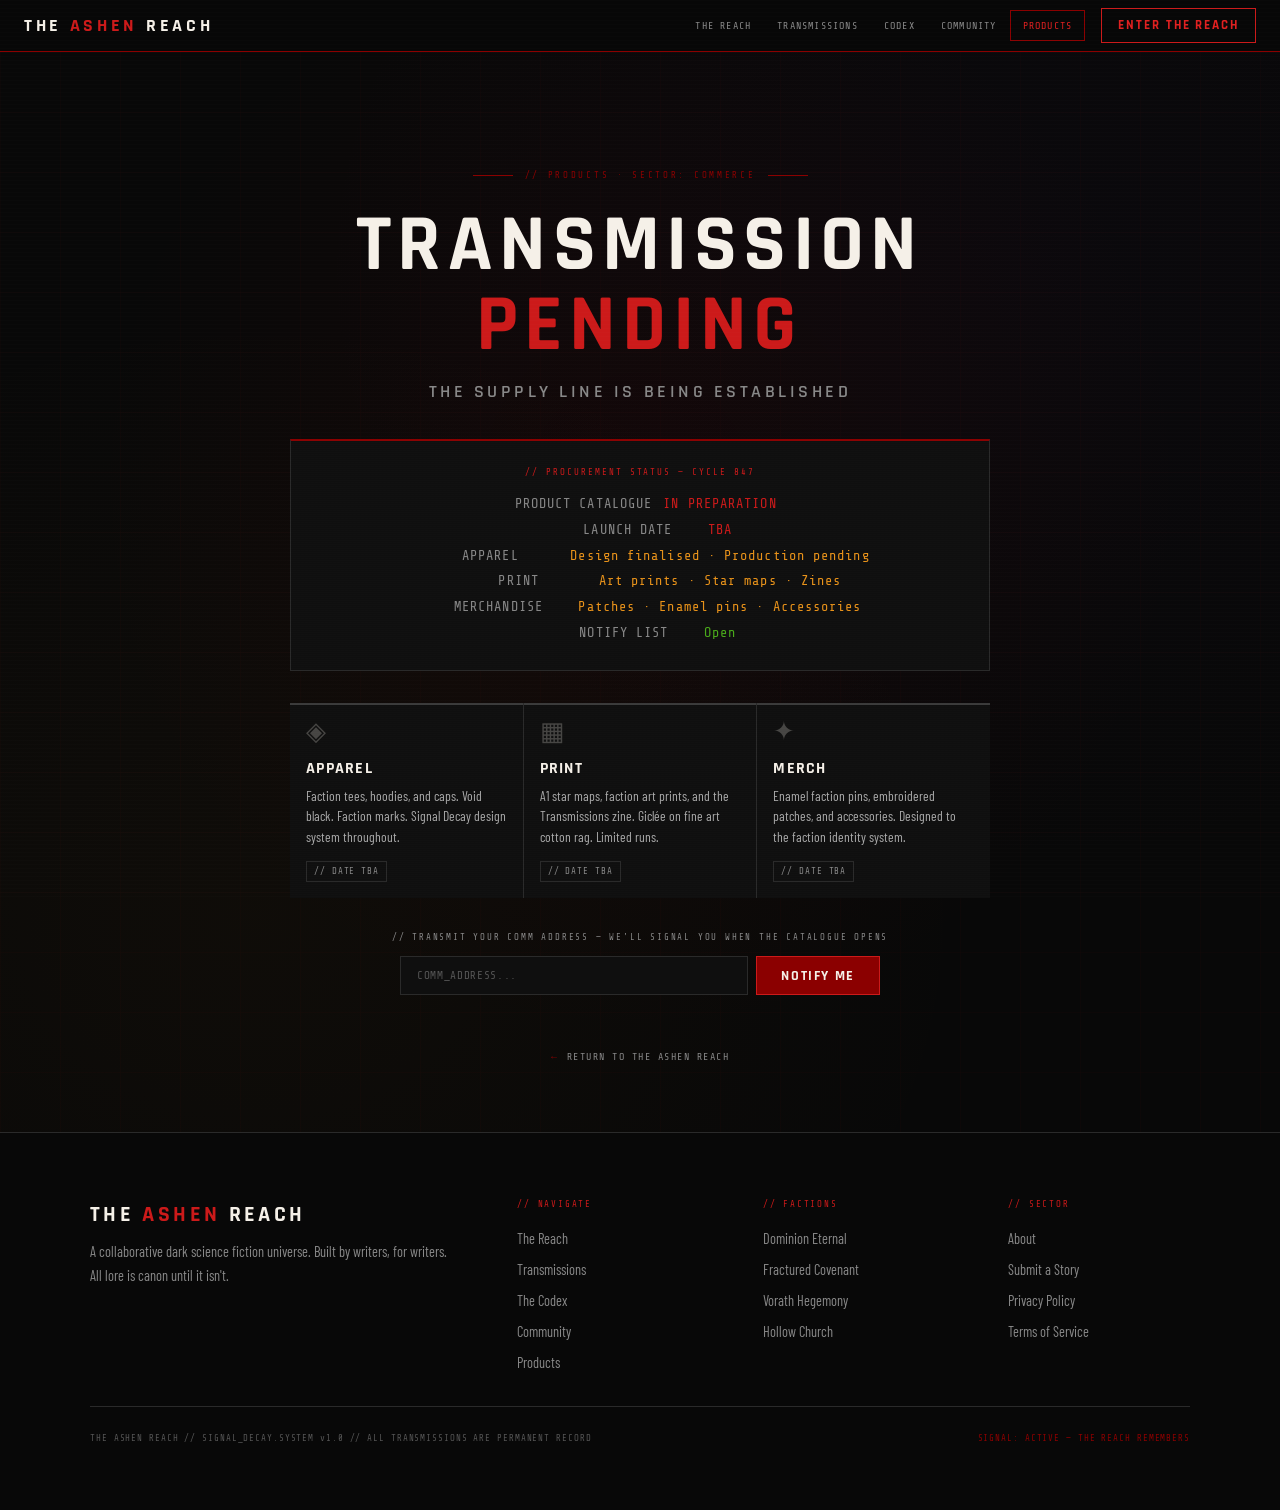
<file: products/index.html>
<!DOCTYPE html>
<html lang="en">
<head>
  <meta charset="UTF-8">
  <meta name="viewport" content="width=device-width, initial-scale=1.0">
  <title>Products — Coming Soon | The Ashen Reach</title>
  <meta name="description" content="Apparel, print, and merchandise from The Ashen Reach universe. Coming soon.">
  <link rel="canonical" href="https://theashenreach.com/products">
  <meta property="og:type"        content="website">
  <meta property="og:url"         content="https://theashenreach.com/products">
  <meta property="og:title"       content="Products — Coming Soon | The Ashen Reach">
  <meta property="og:description" content="Apparel, print, and merchandise from The Ashen Reach universe. Coming soon.">
  <link rel="icon" type="image/svg+xml" href="data:image/svg+xml,<svg xmlns='http://www.w3.org/2000/svg' viewBox='0 0 32 32'><rect width='32' height='32' fill='%23080808'/><circle cx='16' cy='16' r='12' fill='none' stroke='%238b0000' stroke-width='1.5'/><circle cx='16' cy='16' r='4' fill='%23cc1a1a'/></svg>">
  <link rel="stylesheet" href="../styles/signal-decay.css">

  <style>
    /* ── PAGE LAYOUT ── */
    .products-page {
      min-height: 100vh;
      display: flex;
      flex-direction: column;
    }

    /* ── HERO ── */
    .coming-hero {
      flex: 1;
      display: flex;
      align-items: center;
      justify-content: center;
      padding: calc(var(--nav-height) + var(--space-8)) var(--space-5) var(--space-8);
      position: relative;
      overflow: hidden;
    }
    .coming-hero-bg {
      position: absolute;
      inset: 0;
      background:
        radial-gradient(ellipse at 50% 40%, rgba(139,0,0,0.08) 0%, transparent 60%),
        radial-gradient(ellipse at 20% 80%, rgba(196,122,26,0.04) 0%, transparent 50%),
        radial-gradient(ellipse at 80% 20%, rgba(74,26,122,0.04) 0%, transparent 50%);
      pointer-events: none;
    }
    .coming-hero-grid {
      position: absolute;
      inset: 0;
      background-image:
        linear-gradient(rgba(139,0,0,0.035) 1px, transparent 1px),
        linear-gradient(90deg, rgba(139,0,0,0.035) 1px, transparent 1px);
      background-size: 60px 60px;
      pointer-events: none;
    }

    .coming-inner {
      position: relative;
      z-index: 1;
      text-align: center;
      max-width: 700px;
      width: 100%;
    }

    /* Transmission ID */
    .tx-id {
      font-family: var(--font-mono);
      font-size: 9px;
      letter-spacing: 0.3em;
      color: var(--blood);
      text-transform: uppercase;
      margin-bottom: var(--space-5);
      display: flex;
      align-items: center;
      justify-content: center;
      gap: var(--space-3);
    }
    .tx-id::before,
    .tx-id::after {
      content: '';
      display: block;
      width: 40px;
      height: 1px;
      background: var(--blood);
    }

    /* Main heading */
    .coming-title {
      font-family: var(--font-display);
      font-size: clamp(2.5rem, 7vw, 5rem);
      font-weight: 700;
      letter-spacing: 0.08em;
      text-transform: uppercase;
      color: var(--white-2);
      line-height: 1;
      margin-bottom: var(--space-3);
    }
    .coming-title em {
      display: block;
      color: var(--crimson);
      font-style: normal;
    }

    .coming-sub {
      font-family: var(--font-display);
      font-size: clamp(0.85rem, 2vw, 1.1rem);
      font-weight: 600;
      letter-spacing: 0.2em;
      text-transform: uppercase;
      color: var(--steel-2);
      margin-bottom: var(--space-6);
    }

    /* Status panel */
    .status-panel {
      background: var(--void-2);
      border: 1px solid var(--ash-2);
      border-top: 2px solid var(--blood);
      padding: var(--space-5);
      margin-bottom: var(--space-6);
      position: relative;
      overflow: hidden;
    }
    .status-panel::before {
      content: '';
      position: absolute;
      inset: 0;
      background: repeating-linear-gradient(
        0deg, transparent, transparent 3px,
        rgba(255,255,255,0.008) 3px, rgba(255,255,255,0.008) 4px
      );
      pointer-events: none;
    }
    .status-panel-inner {
      position: relative;
      z-index: 1;
    }
    .status-label {
      font-family: var(--font-mono);
      font-size: 9px;
      letter-spacing: 0.22em;
      color: var(--crimson);
      text-transform: uppercase;
      margin-bottom: var(--space-3);
    }
    .status-readout {
      font-family: var(--font-mono);
      font-size: 0.85rem;
      color: var(--amber-2);
      letter-spacing: 0.08em;
      line-height: 1.9;
    }
    .status-readout .line-label {
      color: var(--steel-2);
      display: inline-block;
      min-width: 160px;
    }
    .status-readout .line-val {
      color: var(--white);
    }
    .status-readout .line-val.pending {
      color: var(--amber-2);
    }
    .status-readout .line-val.tba {
      color: var(--crimson);
      animation: flicker 4s infinite;
    }

    /* Product categories preview */
    .categories-grid {
      display: grid;
      grid-template-columns: repeat(3, 1fr);
      gap: 1px;
      background: var(--ash-2);
      margin-bottom: var(--space-6);
      text-align: left;
    }
    .cat-card {
      background: var(--void-2);
      padding: var(--space-4) var(--space-4);
      position: relative;
      overflow: hidden;
    }
    .cat-card::before {
      content: '';
      position: absolute;
      top: 0; left: 0; right: 0;
      height: 2px;
      background: var(--ash-3);
    }
    .cat-card::after {
      content: '';
      position: absolute;
      inset: 0;
      background: repeating-linear-gradient(
        0deg, transparent, transparent 3px,
        rgba(255,255,255,0.006) 3px, rgba(255,255,255,0.006) 4px
      );
      pointer-events: none;
    }
    .cat-glyph {
      font-size: 1.6rem;
      margin-bottom: var(--space-3);
      opacity: 0.25;
      line-height: 1;
    }
    .cat-name {
      font-family: var(--font-display);
      font-size: 1rem;
      font-weight: 700;
      text-transform: uppercase;
      letter-spacing: 0.08em;
      color: var(--white-2);
      margin-bottom: 0.25rem;
    }
    .cat-desc {
      font-family: var(--font-body);
      font-size: 0.85rem;
      color: var(--ghost);
      line-height: 1.5;
      margin-bottom: var(--space-3);
    }
    .cat-status {
      font-family: var(--font-mono);
      font-size: 9px;
      letter-spacing: 0.1em;
      text-transform: uppercase;
      padding: 2px 7px;
      border: 1px solid var(--ash-2);
      color: var(--steel-2);
      display: inline-block;
    }

    /* Notify form */
    .notify-wrap {
      margin-bottom: var(--space-5);
    }
    .notify-label {
      font-family: var(--font-mono);
      font-size: 9px;
      letter-spacing: 0.2em;
      color: var(--steel-2);
      text-transform: uppercase;
      margin-bottom: var(--space-3);
    }
    .notify-form {
      display: flex;
      gap: var(--space-2);
      max-width: 480px;
      margin: 0 auto;
    }
    .notify-input {
      flex: 1;
      background: var(--void-2);
      border: 1px solid var(--ash-2);
      color: var(--white);
      font-family: var(--font-mono);
      font-size: 11px;
      padding: 0.6rem var(--space-4);
      outline: none;
      transition: border-color var(--transition-fast);
      letter-spacing: 0.06em;
      min-width: 0;
    }
    .notify-input:focus { border-color: var(--crimson); }
    .notify-input::placeholder { color: var(--steel); }
    .notify-btn {
      font-family: var(--font-display);
      font-size: 0.85rem;
      font-weight: 700;
      letter-spacing: 0.12em;
      text-transform: uppercase;
      color: var(--white-2);
      background: var(--blood);
      border: 1px solid var(--crimson);
      padding: 0.6rem var(--space-5);
      cursor: pointer;
      transition: all var(--transition-fast);
      white-space: nowrap;
      flex-shrink: 0;
    }
    .notify-btn:hover { background: var(--crimson); }
    .notify-msg {
      font-family: var(--font-mono);
      font-size: 10px;
      letter-spacing: 0.1em;
      min-height: 18px;
      margin-top: var(--space-2);
      text-align: center;
    }

    /* Back link */
    .back-link {
      font-family: var(--font-mono);
      font-size: 10px;
      letter-spacing: 0.15em;
      text-transform: uppercase;
      color: var(--steel-2);
      text-decoration: none;
      display: inline-flex;
      align-items: center;
      gap: var(--space-2);
      transition: color var(--transition-fast);
    }
    .back-link:hover { color: var(--ghost); }
    .back-link::before { content: '←'; color: var(--blood); }

    /* ── RESPONSIVE ── */
    @media (max-width: 600px) {
      .categories-grid { grid-template-columns: 1fr; }
      .notify-form { flex-direction: column; }
      .notify-btn { width: 100%; }
      .coming-hero { padding-top: calc(var(--nav-height) + var(--space-6)); }
    }
  </style>
</head>
<body>

<!-- ── NAV ── -->
<nav class="nav" role="navigation" aria-label="Main navigation">
  <button class="nav-menu-btn" id="navMenuBtn" aria-label="Open navigation menu">☰ Menu</button>
  <a href="/" class="nav-logo">THE <em>ASHEN</em> REACH</a>
  <div class="nav-links">
    <a href="/the-reach"     class="nav-link" data-page="the-reach">The Reach</a>
    <a href="/transmissions" class="nav-link" data-page="transmissions">Transmissions</a>
    <a href="/codex"         class="nav-link" data-page="codex">Codex</a>
    <a href="/community"     class="nav-link" data-page="community">Community</a>
    <a href="/products"      class="nav-link active" data-page="products">Products</a>
  </div>
  <a href="/#join" class="nav-cta">Enter the Reach</a>
</nav>
<div class="nav-drawer" id="navDrawer" role="menu">
  <a href="/the-reach"     class="nav-link">The Reach</a>
  <a href="/transmissions" class="nav-link">Transmissions</a>
  <a href="/codex"         class="nav-link">Codex</a>
  <a href="/community"     class="nav-link">Community</a>
  <a href="/products"      class="nav-link">Products</a>
  <a href="/#join"         class="nav-link" style="color:var(--crimson);">Enter the Reach</a>
</div>
<div class="overlay" id="navOverlay" aria-hidden="true"></div>

<!-- ── MAIN ── -->
<div class="products-page">
  <main class="coming-hero" aria-label="Products coming soon">
    <div class="coming-hero-bg"   aria-hidden="true"></div>
    <div class="coming-hero-grid" aria-hidden="true"></div>

    <div class="coming-inner">

      <p class="tx-id">// PRODUCTS · SECTOR: COMMERCE</p>

      <h1 class="coming-title">
        Transmission
        <em>Pending</em>
      </h1>
      <p class="coming-sub">The Supply Line Is Being Established</p>

      <!-- Status readout -->
      <div class="status-panel">
        <div class="status-panel-inner">
          <p class="status-label">// Procurement Status — Cycle 847</p>
          <div class="status-readout">
            <div><span class="line-label">PRODUCT CATALOGUE</span><span class="line-val tba">IN PREPARATION</span></div>
            <div><span class="line-label">LAUNCH DATE</span><span class="line-val tba">TBA</span></div>
            <div><span class="line-label">APPAREL</span><span class="line-val pending">Design finalised · Production pending</span></div>
            <div><span class="line-label">PRINT</span><span class="line-val pending">Art prints · Star maps · Zines</span></div>
            <div><span class="line-label">MERCHANDISE</span><span class="line-val pending">Patches · Enamel pins · Accessories</span></div>
            <div><span class="line-label">NOTIFY LIST</span><span class="line-val" id="notifyCount" style="color:var(--toxic-2);">Open</span></div>
          </div>
        </div>
      </div>

      <!-- Category preview -->
      <div class="categories-grid" role="list">
        <div class="cat-card" role="listitem">
          <div class="cat-glyph" aria-hidden="true">◈</div>
          <p class="cat-name">Apparel</p>
          <p class="cat-desc">Faction tees, hoodies, and caps. Void black. Faction marks. Signal Decay design system throughout.</p>
          <span class="cat-status">// Date TBA</span>
        </div>
        <div class="cat-card" role="listitem">
          <div class="cat-glyph" aria-hidden="true">▦</div>
          <p class="cat-name">Print</p>
          <p class="cat-desc">A1 star maps, faction art prints, and the Transmissions zine. Giclée on fine art cotton rag. Limited runs.</p>
          <span class="cat-status">// Date TBA</span>
        </div>
        <div class="cat-card" role="listitem">
          <div class="cat-glyph" aria-hidden="true">✦</div>
          <p class="cat-name">Merch</p>
          <p class="cat-desc">Enamel faction pins, embroidered patches, and accessories. Designed to the faction identity system.</p>
          <span class="cat-status">// Date TBA</span>
        </div>
      </div>

      <!-- Notify form -->
      <div class="notify-wrap">
        <p class="notify-label">// Transmit your comm address — we'll signal you when the catalogue opens</p>
        <form class="notify-form" data-email-form aria-label="Notify me when products launch">
          <input
            class="notify-input"
            type="email"
            name="email"
            placeholder="COMM_ADDRESS..."
            autocomplete="email"
            required
            aria-label="Email address"
          >
          <button type="submit" class="notify-btn">Notify Me</button>
        </form>
        <p class="notify-msg" data-form-msg aria-live="polite"></p>
      </div>

      <a href="/" class="back-link">Return to The Ashen Reach</a>

    </div>
  </main>

  <!-- ── FOOTER ── -->
  <footer class="footer" role="contentinfo">
    <div class="footer-grid">
      <div>
        <p class="footer-brand-name">THE <em>ASHEN</em> REACH</p>
        <p class="footer-brand-desc">A collaborative dark science fiction universe. Built by writers, for writers. All lore is canon until it isn't.</p>
      </div>
      <nav aria-label="Navigate">
        <p class="footer-col-title">// Navigate</p>
        <div class="footer-links">
          <a href="/the-reach"     class="footer-link">The Reach</a>
          <a href="/transmissions" class="footer-link">Transmissions</a>
          <a href="/codex"         class="footer-link">The Codex</a>
          <a href="/community"     class="footer-link">Community</a>
          <a href="/products"      class="footer-link">Products</a>
        </div>
      </nav>
      <nav aria-label="Factions">
        <p class="footer-col-title">// Factions</p>
        <div class="footer-links">
          <a href="/factions/dominion" class="footer-link">Dominion Eternal</a>
          <a href="/factions/covenant" class="footer-link">Fractured Covenant</a>
          <a href="/factions/vorath"   class="footer-link">Vorath Hegemony</a>
          <a href="/factions/church"   class="footer-link">Hollow Church</a>
        </div>
      </nav>
      <nav aria-label="Sector">
        <p class="footer-col-title">// Sector</p>
        <div class="footer-links">
          <a href="/about"   class="footer-link">About</a>
          <a href="/submit"  class="footer-link">Submit a Story</a>
          <a href="/privacy" class="footer-link">Privacy Policy</a>
          <a href="/terms"   class="footer-link">Terms of Service</a>
        </div>
      </nav>
    </div>
    <div class="footer-bottom">
      <p class="footer-copy">THE ASHEN REACH // SIGNAL_DECAY.SYSTEM v1.0 // ALL TRANSMISSIONS ARE PERMANENT RECORD</p>
      <p class="footer-signal">SIGNAL: ACTIVE — THE REACH REMEMBERS</p>
    </div>
  </footer>
</div>

<script src="../scripts/main.js"></script>
</body>
</html>
</file>
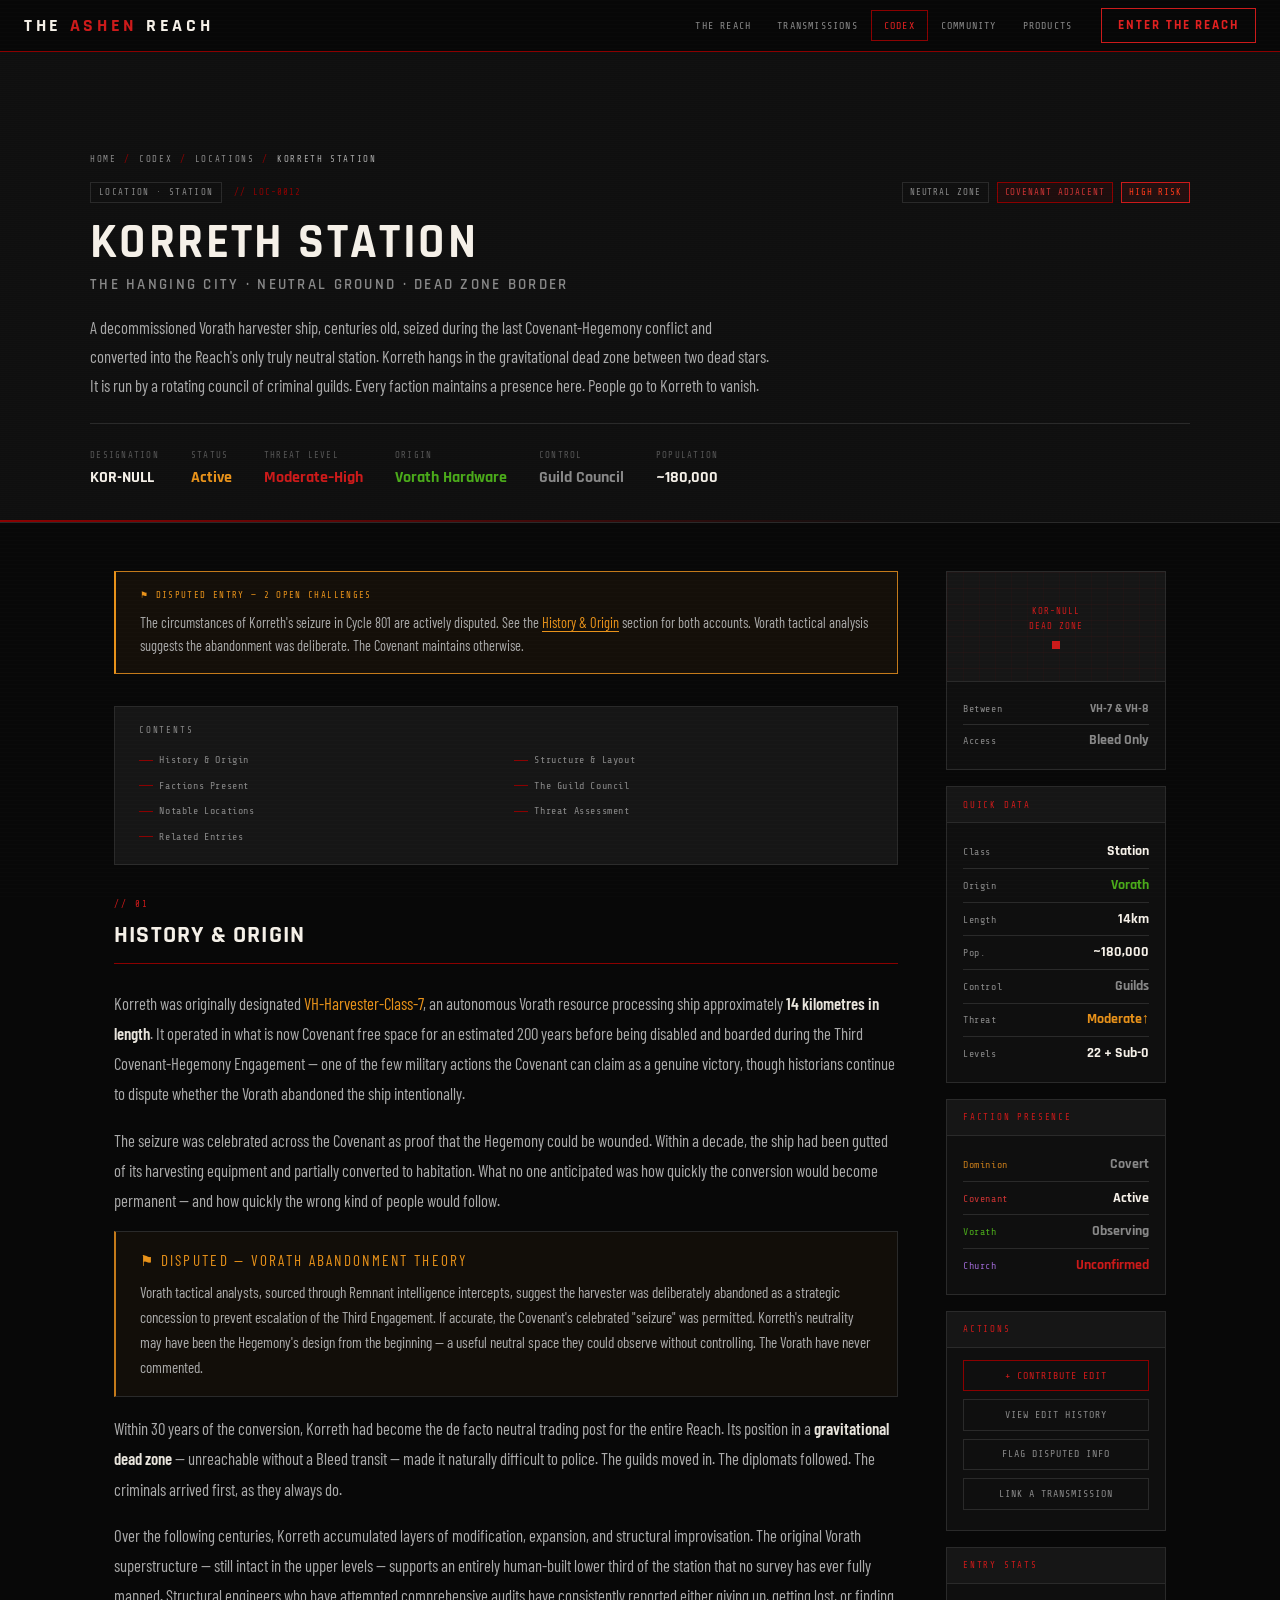
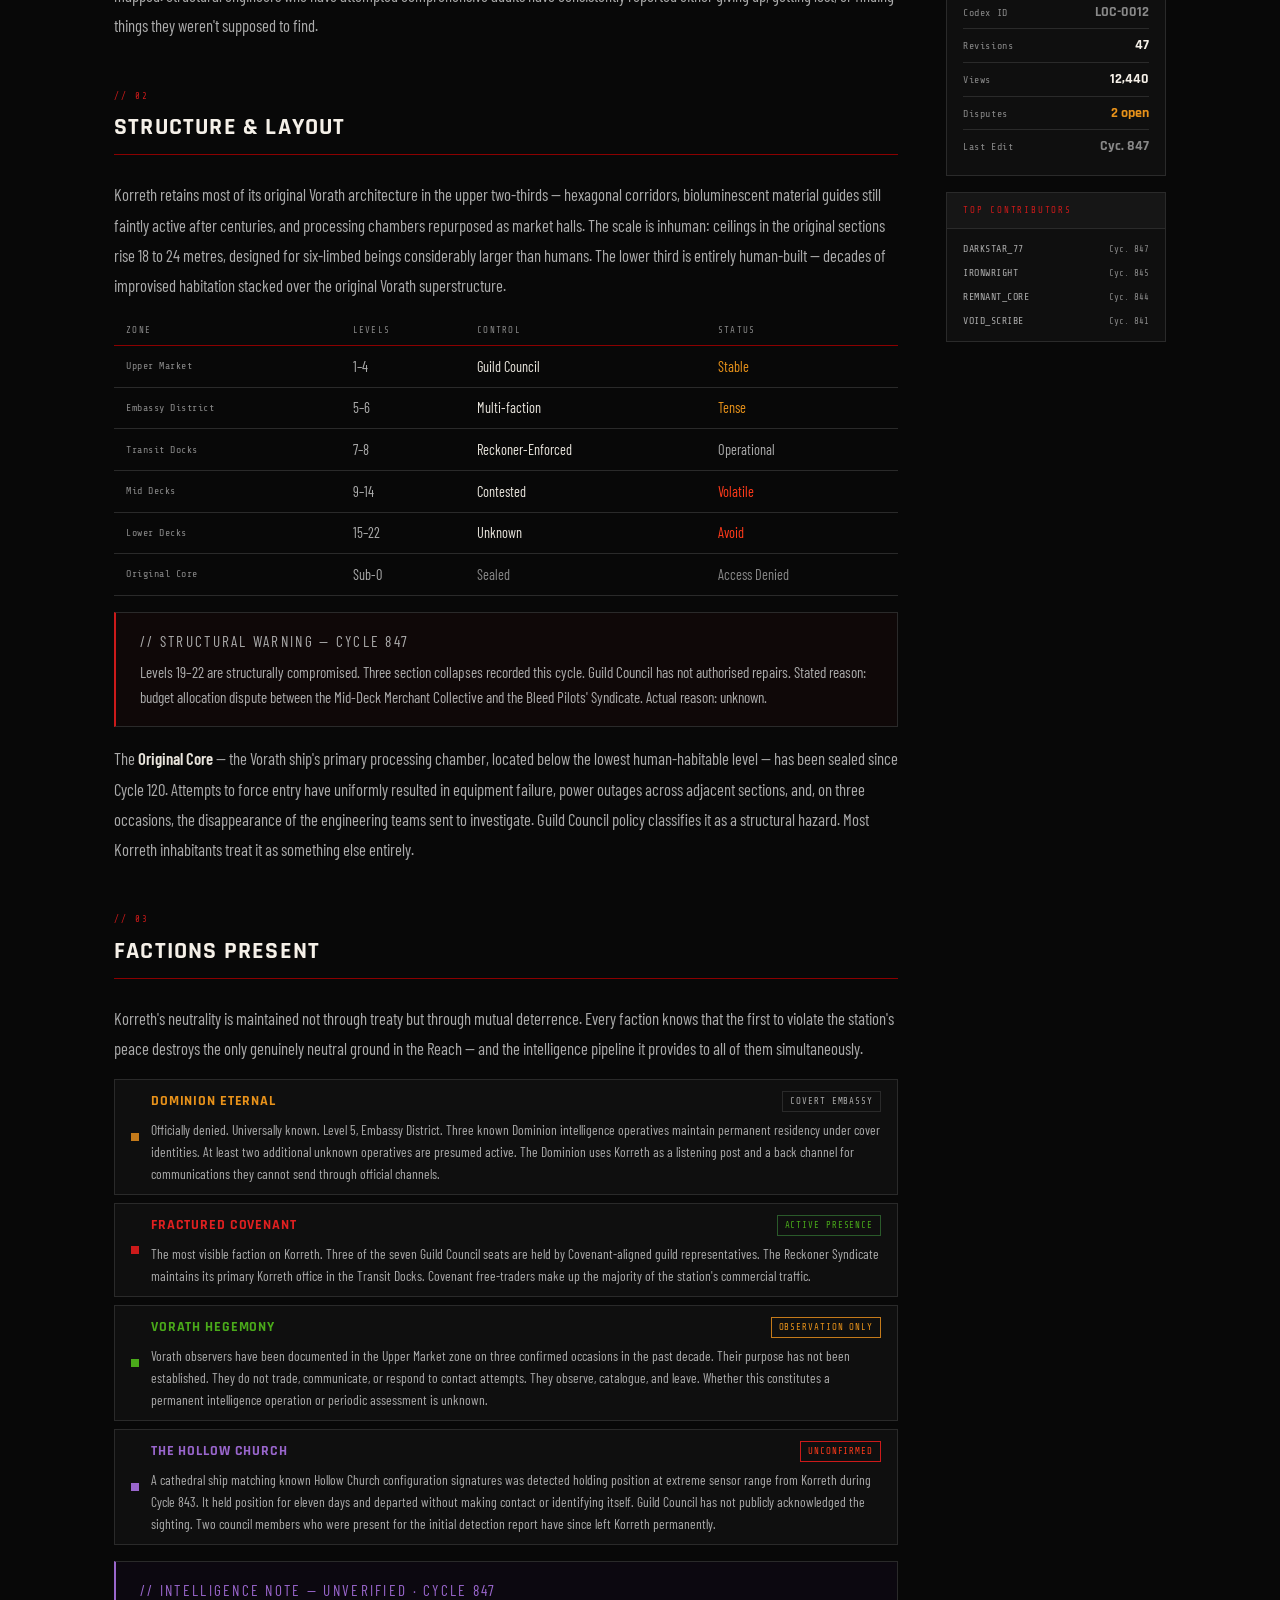
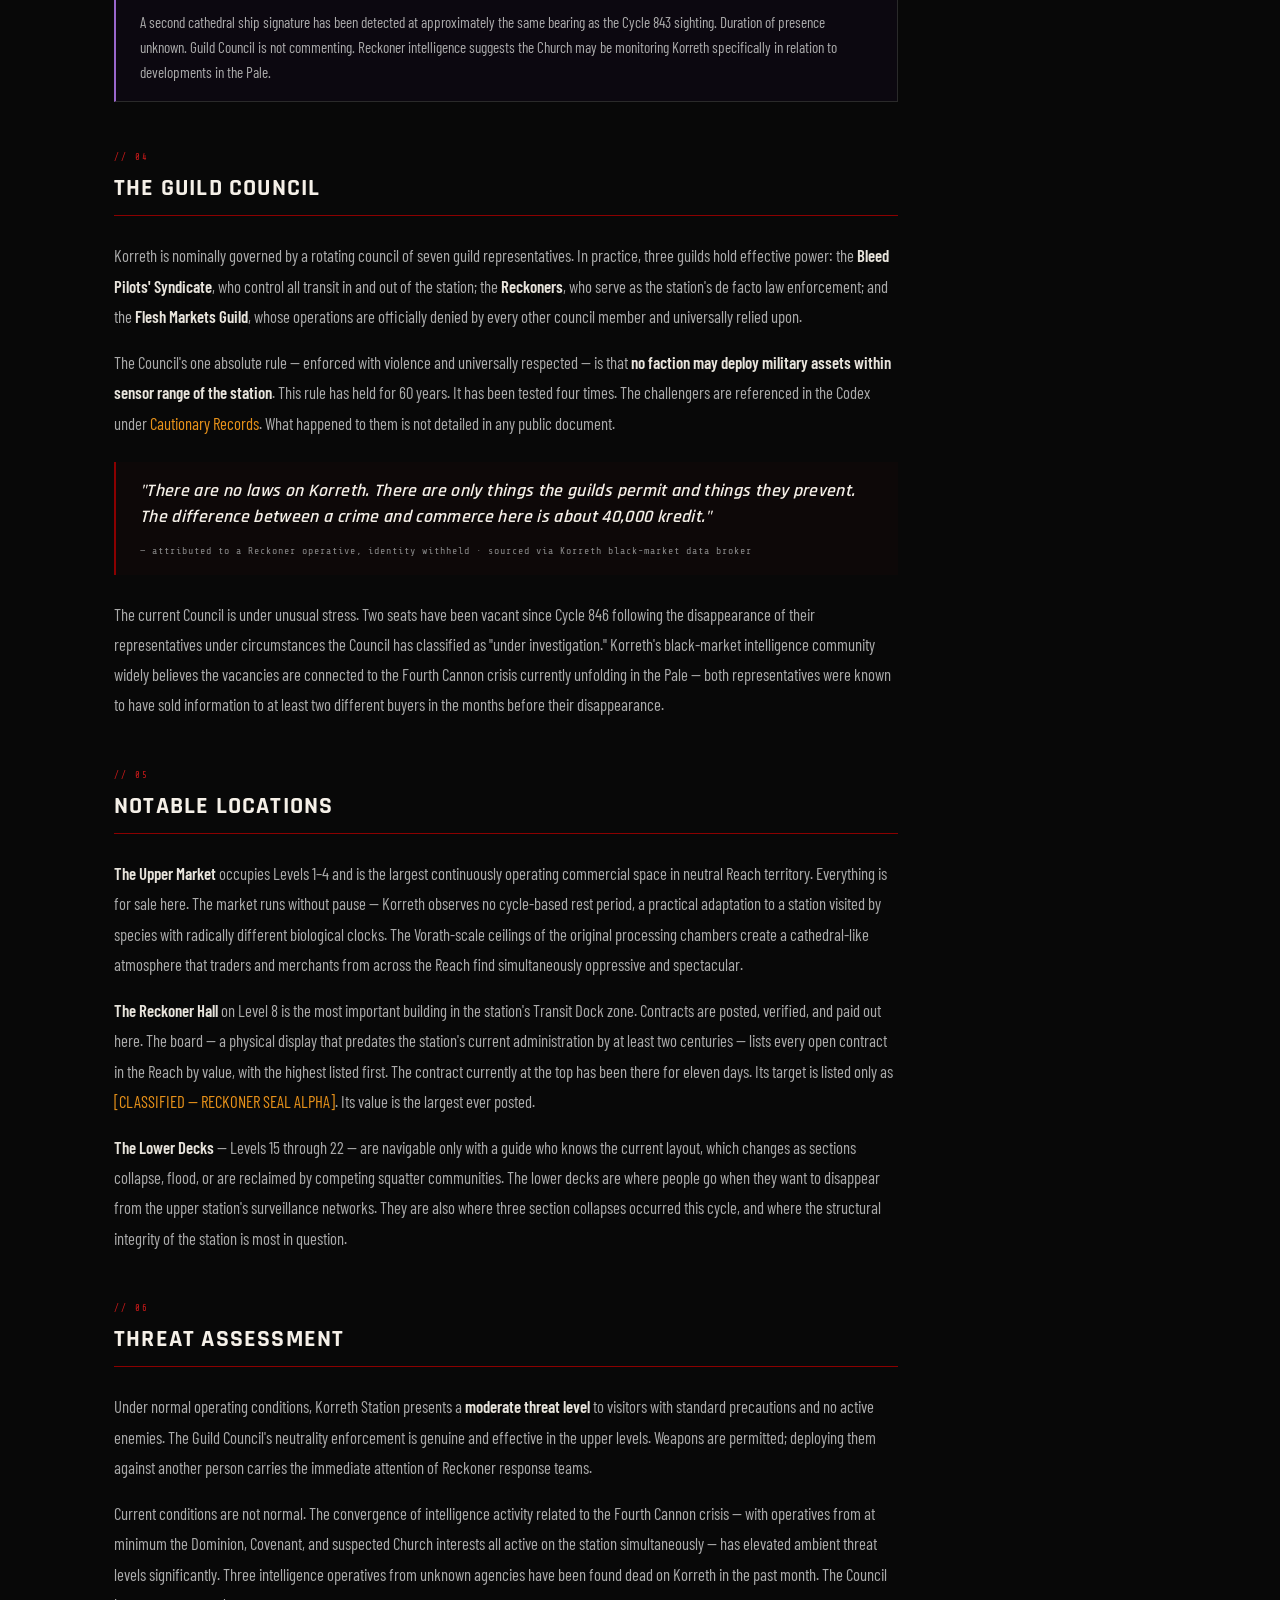
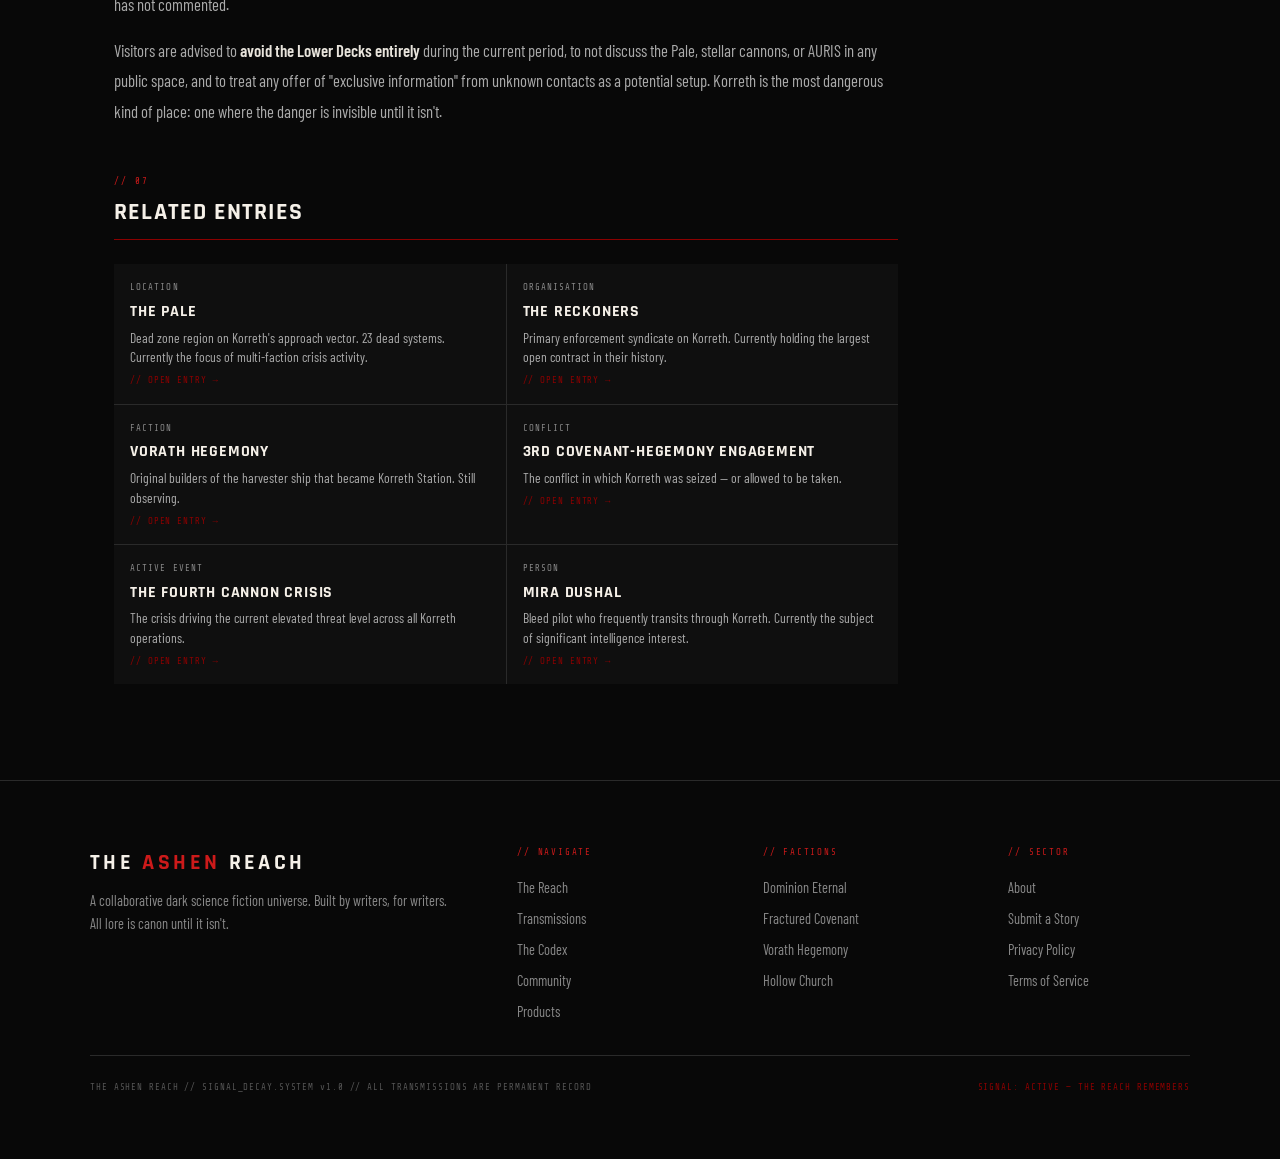
<file: codex/korreth-station/index.html>
<!DOCTYPE html>
<html lang="en">
<head>
  <meta charset="UTF-8">
  <meta name="viewport" content="width=device-width, initial-scale=1.0">

  <title>Korreth Station — Codex | The Ashen Reach</title>
  <meta name="description" content="A decommissioned Vorath harvester ship converted into the Reach's only neutral station. Hangs in the gravitational dead zone between two dead stars. Run by criminal guilds. People go here to vanish.">
  <link rel="canonical" href="https://theashenreach.com/codex/korreth-station">

  <meta property="og:type"        content="article">
  <meta property="og:url"         content="https://theashenreach.com/codex/korreth-station">
  <meta property="og:title"       content="Korreth Station — Codex | The Ashen Reach">
  <meta property="og:description" content="The Reach's only neutral ground. Run by criminal guilds. People go here to vanish. Some manage it.">
  <meta property="og:image"       content="https://theashenreach.com/assets/og-image.jpg">

  <script type="application/ld+json">
  {
    "@context": "https://schema.org",
    "@type": "Article",
    "headline": "Korreth Station",
    "description": "A decommissioned Vorath harvester ship converted into the Reach's only neutral station.",
    "url": "https://theashenreach.com/codex/korreth-station",
    "isPartOf": { "@type": "WebSite", "name": "The Ashen Reach Codex", "url": "https://theashenreach.com/codex" },
    "publisher": { "@type": "Organization", "name": "The Ashen Reach", "url": "https://theashenreach.com" }
  }
  </script>

  <link rel="icon" type="image/svg+xml" href="data:image/svg+xml,<svg xmlns='http://www.w3.org/2000/svg' viewBox='0 0 32 32'><rect width='32' height='32' fill='%23080808'/><circle cx='16' cy='16' r='12' fill='none' stroke='%238b0000' stroke-width='1.5'/><circle cx='16' cy='16' r='4' fill='%23cc1a1a'/></svg>">
  <link rel="stylesheet" href="../../styles/signal-decay.css">

  <style>
    /* ══ ENTRY HEADER ══════════════════════════════════════ */
    .entry-header {
      background: var(--void-2);
      border-bottom: 1px solid var(--ash-2);
      padding: calc(var(--nav-height) + var(--space-7)) var(--space-5) var(--space-6);
      position: relative;
      overflow: hidden;
    }
    .entry-header::before {
      content: '';
      position: absolute;
      inset: 0;
      background: repeating-linear-gradient(
        0deg, transparent, transparent 3px,
        rgba(255,255,255,0.007) 3px, rgba(255,255,255,0.007) 4px
      );
      pointer-events: none;
    }
    .entry-header::after {
      content: '';
      position: absolute;
      bottom: 0; left: 0;
      width: 100%; height: 2px;
      background: linear-gradient(90deg, var(--blood), transparent 70%);
    }
    .entry-header-inner {
      max-width: var(--max-width);
      margin: 0 auto;
      position: relative;
      z-index: 1;
    }

    /* Breadcrumb */
    .breadcrumb {
      display: flex;
      align-items: center;
      gap: 0.5rem;
      font-family: var(--font-mono);
      font-size: 9px;
      letter-spacing: 0.18em;
      color: var(--steel-2);
      text-transform: uppercase;
      margin-bottom: var(--space-4);
      flex-wrap: wrap;
    }
    .breadcrumb a { color: var(--steel-2); transition: color var(--transition-fast); }
    .breadcrumb a:hover { color: var(--ghost); }
    .breadcrumb span { color: var(--blood); }

    /* Meta row */
    .entry-meta-row {
      display: flex;
      align-items: center;
      gap: var(--space-3);
      flex-wrap: wrap;
      margin-bottom: var(--space-4);
    }
    .entry-type-badge {
      font-family: var(--font-mono);
      font-size: 9px;
      letter-spacing: 0.15em;
      text-transform: uppercase;
      color: var(--steel-2);
      border: 1px solid var(--ash-2);
      padding: 2px 8px;
    }
    .entry-id-label {
      font-family: var(--font-mono);
      font-size: 9px;
      letter-spacing: 0.12em;
      color: var(--blood);
    }
    .entry-tags { display: flex; gap: var(--space-2); flex-wrap: wrap; margin-left: auto; }

    /* Title block */
    .entry-title {
      font-family: var(--font-display);
      font-size: clamp(2rem, 5vw, 3rem);
      font-weight: 700;
      letter-spacing: 0.05em;
      text-transform: uppercase;
      color: var(--white-2);
      line-height: 1;
      margin-bottom: 0.4rem;
    }
    .entry-subtitle {
      font-family: var(--font-display);
      font-size: clamp(0.75rem, 2vw, 0.95rem);
      font-weight: 600;
      letter-spacing: 0.15em;
      text-transform: uppercase;
      color: var(--steel-2);
      margin-bottom: var(--space-4);
    }
    .entry-summary {
      font-family: var(--font-body);
      font-size: 1.05rem;
      color: var(--ghost);
      line-height: 1.7;
      max-width: 680px;
    }

    /* Stats strip */
    .entry-stats {
      display: flex;
      gap: var(--space-6);
      margin-top: var(--space-5);
      padding-top: var(--space-5);
      border-top: 1px solid var(--ash-2);
      flex-wrap: wrap;
    }
    .entry-stat { display: flex; flex-direction: column; gap: 2px; }
    .entry-stat-label { font-family: var(--font-mono); font-size: 9px; letter-spacing: 0.14em; color: var(--steel); text-transform: uppercase; }
    .entry-stat-val   { font-family: var(--font-display); font-size: 1rem; font-weight: 700; color: var(--white-2); }
    .entry-stat-val.red    { color: var(--crimson); }
    .entry-stat-val.amber  { color: var(--amber-2); }
    .entry-stat-val.green  { color: var(--toxic-2); }
    .entry-stat-val.ghost  { color: var(--steel-2); }
    .entry-stat-val.violet { color: var(--violet-2); }

    /* ══ LAYOUT ════════════════════════════════════════════ */
    .entry-layout {
      max-width: var(--max-width);
      margin: 0 auto;
      padding: var(--space-7) var(--space-5);
      display: grid;
      grid-template-columns: 1fr 220px;
      gap: var(--space-7);
      align-items: start;
    }

    /* ══ MAIN BODY ═════════════════════════════════════════ */
    .entry-body {}

    /* TOC */
    .toc {
      background: var(--void-3);
      border: 1px solid var(--ash-2);
      padding: var(--space-4) var(--space-5);
      margin-bottom: var(--space-6);
    }
    .toc-title {
      font-family: var(--font-mono);
      font-size: 9px;
      letter-spacing: 0.2em;
      color: var(--steel-2);
      text-transform: uppercase;
      margin-bottom: var(--space-3);
    }
    .toc-grid {
      display: grid;
      grid-template-columns: 1fr 1fr;
      gap: 0.2rem var(--space-4);
    }
    .toc-item {
      font-family: var(--font-mono);
      font-size: 10px;
      color: var(--steel-2);
      letter-spacing: 0.06em;
      display: flex;
      align-items: center;
      gap: 0.4rem;
      cursor: pointer;
      transition: color var(--transition-fast);
      padding: 0.2rem 0;
      text-decoration: none;
    }
    .toc-item:hover { color: var(--ghost); }
    .toc-item::before {
      content: '';
      display: inline-block;
      width: 14px; height: 1px;
      background: var(--blood);
      flex-shrink: 0;
    }

    /* Content sections */
    .c-section { margin-bottom: var(--space-7); scroll-margin-top: calc(var(--nav-height) + var(--space-4)); }
    .c-section-eyebrow {
      font-family: var(--font-mono);
      font-size: 9px;
      letter-spacing: 0.22em;
      color: var(--crimson);
      text-transform: uppercase;
      margin-bottom: 0.3rem;
    }
    .c-section-title {
      font-family: var(--font-display);
      font-size: clamp(1.2rem, 2.5vw, 1.5rem);
      font-weight: 700;
      letter-spacing: 0.05em;
      text-transform: uppercase;
      color: var(--white-2);
      padding-bottom: 0.5rem;
      border-bottom: 1px solid var(--blood);
      margin-bottom: var(--space-5);
    }
    .c-body {
      font-family: var(--font-body);
      font-size: 1.05rem;
      color: var(--ghost);
      line-height: 1.8;
    }
    .c-body p { margin-bottom: 1rem; }
    .c-body p:last-child { margin-bottom: 0; }
    .c-body strong { color: var(--white); font-weight: 600; }
    .c-body em     { color: var(--amber-2); font-style: normal; }

    /* Pull quote */
    .pull-quote {
      border-left: 2px solid var(--blood);
      padding: var(--space-4) var(--space-5);
      margin: var(--space-5) 0;
      background: rgba(139,0,0,0.04);
    }
    .pull-quote p {
      font-family: var(--font-display);
      font-size: 1.1rem;
      font-weight: 600;
      color: var(--white-2);
      line-height: 1.5;
      letter-spacing: 0.02em;
      font-style: italic;
      margin: 0;
    }
    .pull-quote cite {
      display: block;
      font-family: var(--font-mono);
      font-size: 10px;
      color: var(--steel-2);
      letter-spacing: 0.1em;
      margin-top: var(--space-3);
      font-style: normal;
    }

    /* Data table */
    .table-wrap { overflow-x: auto; -webkit-overflow-scrolling: touch; margin: var(--space-4) 0; }
    .data-table { width: 100%; border-collapse: collapse; min-width: 380px; }
    .data-table th {
      font-family: var(--font-mono);
      font-size: 9px;
      letter-spacing: 0.14em;
      color: var(--steel-2);
      text-transform: uppercase;
      text-align: left;
      padding: 0.45rem 0.75rem;
      border-bottom: 1px solid var(--blood);
      font-weight: 400;
    }
    .data-table td {
      font-family: var(--font-body);
      font-size: 0.9rem;
      color: var(--ghost);
      padding: 0.55rem 0.75rem;
      border-bottom: 1px solid var(--ash-2);
    }
    .data-table tr:hover td { background: rgba(255,255,255,0.015); }
    .data-table td.key {
      font-family: var(--font-mono);
      font-size: 10px;
      color: var(--steel-2);
      letter-spacing: 0.05em;
      white-space: nowrap;
    }
    .data-table td.val-w { color: var(--white); }
    .data-table td.val-r { color: var(--ember); }
    .data-table td.val-a { color: var(--amber-2); }
    .data-table td.val-g { color: var(--steel-2); }

    /* Faction presence bar */
    .faction-presence {
      display: flex;
      flex-direction: column;
      gap: var(--space-2);
      margin: var(--space-4) 0;
    }
    .fp-row {
      display: flex;
      align-items: center;
      gap: var(--space-3);
      padding: 0.6rem var(--space-4);
      border: 1px solid var(--ash-2);
      background: var(--void-2);
    }
    .fp-dot { width: 8px; height: 8px; flex-shrink: 0; }
    .fp-name {
      font-family: var(--font-display);
      font-size: 0.9rem;
      font-weight: 700;
      text-transform: uppercase;
      letter-spacing: 0.06em;
      flex: 1;
    }
    .fp-status {
      font-family: var(--font-mono);
      font-size: 9px;
      letter-spacing: 0.1em;
      text-transform: uppercase;
      padding: 2px 7px;
      border: 1px solid;
    }
    .fp-desc {
      font-family: var(--font-body);
      font-size: 0.85rem;
      color: var(--ghost);
      width: 100%;
      margin-top: 0.2rem;
    }
    .fp-row-inner { display: flex; flex-direction: column; flex: 1; gap: 0.2rem; }
    .fp-row-top   { display: flex; align-items: center; gap: var(--space-3); }

    /* Linked entries */
    .linked-grid {
      display: grid;
      grid-template-columns: 1fr 1fr;
      gap: 1px;
      background: var(--ash-2);
      margin-top: var(--space-3);
    }
    .linked-card {
      background: var(--void-2);
      padding: var(--space-4);
      cursor: pointer;
      transition: background var(--transition-fast);
      text-decoration: none;
      display: block;
    }
    .linked-card:hover { background: var(--void-3); }
    .linked-cat   { font-family: var(--font-mono); font-size: 9px; letter-spacing: 0.12em; color: var(--steel-2); text-transform: uppercase; margin-bottom: 0.25rem; }
    .linked-name  { font-family: var(--font-display); font-size: 1rem; font-weight: 700; text-transform: uppercase; letter-spacing: 0.05em; color: var(--white-2); margin-bottom: 0.2rem; }
    .linked-desc  { font-family: var(--font-body); font-size: 0.85rem; color: var(--ghost); line-height: 1.45; }
    .linked-arrow { font-family: var(--font-mono); font-size: 9px; color: var(--blood); margin-top: 0.4rem; letter-spacing: 0.1em; }

    /* ══ RIGHT SIDEBAR ═════════════════════════════════════ */
    .entry-sidebar {
      position: sticky;
      top: calc(var(--nav-height) + var(--space-4));
    }
    .sb-block {
      background: var(--void-2);
      border: 1px solid var(--ash-2);
      margin-bottom: var(--space-4);
      overflow: hidden;
    }
    .sb-header {
      padding: 0.65rem var(--space-4);
      border-bottom: 1px solid var(--ash-2);
      background: var(--void-3);
    }
    .sb-title {
      font-family: var(--font-mono);
      font-size: 9px;
      letter-spacing: 0.2em;
      color: var(--crimson);
      text-transform: uppercase;
    }
    .sb-body { padding: var(--space-3) var(--space-4); }
    .sb-row {
      display: flex;
      justify-content: space-between;
      align-items: baseline;
      padding: 0.3rem 0;
      border-bottom: 1px solid var(--ash-2);
    }
    .sb-row:last-child { border-bottom: none; }
    .sb-key { font-family: var(--font-mono); font-size: 10px; color: var(--steel-2); letter-spacing: 0.06em; }
    .sb-val { font-family: var(--font-display); font-size: 0.9rem; font-weight: 700; color: var(--white-2); }
    .sb-val.red    { color: var(--crimson); }
    .sb-val.amber  { color: var(--amber-2); }
    .sb-val.green  { color: var(--toxic-2); }
    .sb-val.ghost  { color: var(--steel-2); }
    .sb-val.violet { color: var(--violet-2); }

    /* Map placeholder */
    .sb-map {
      height: 110px;
      background: var(--void-3);
      border-bottom: 1px solid var(--ash-2);
      position: relative;
      overflow: hidden;
      display: flex;
      align-items: center;
      justify-content: center;
    }
    .sb-map::before {
      content: '';
      position: absolute;
      inset: 0;
      background-image:
        linear-gradient(rgba(139,0,0,0.06) 1px, transparent 1px),
        linear-gradient(90deg, rgba(139,0,0,0.06) 1px, transparent 1px);
      background-size: 16px 16px;
    }
    .sb-map-inner { position: relative; z-index: 1; text-align: center; }
    .sb-map-coord {
      font-family: var(--font-mono);
      font-size: 9px;
      color: var(--crimson);
      letter-spacing: 0.1em;
      text-transform: uppercase;
    }
    .sb-map-dot {
      width: 8px; height: 8px;
      background: var(--crimson);
      margin: var(--space-2) auto 0;
      animation: pulse-border 2s ease-in-out infinite;
    }

    /* Actions */
    .sb-action {
      display: block;
      width: 100%;
      font-family: var(--font-mono);
      font-size: 10px;
      letter-spacing: 0.1em;
      text-transform: uppercase;
      color: var(--steel-2);
      border: 1px solid var(--ash-2);
      padding: 0.42rem 0.75rem;
      text-align: center;
      cursor: pointer;
      transition: all var(--transition-fast);
      background: transparent;
      margin-bottom: var(--space-2);
      text-decoration: none;
    }
    .sb-action:hover    { border-color: var(--steel-2); color: var(--ghost); }
    .sb-action.primary  { color: var(--crimson); border-color: var(--blood); }
    .sb-action.primary:hover { background: var(--blood); color: var(--white-2); }

    /* Contributors */
    .contrib-list { display: flex; flex-direction: column; gap: var(--space-2); }
    .contrib-row  { display: flex; justify-content: space-between; align-items: center; }
    .contrib-name { font-family: var(--font-mono); font-size: 10px; color: var(--ghost); letter-spacing: 0.05em; }
    .contrib-cycle { font-family: var(--font-mono); font-size: 9px; color: var(--steel-2); }

    /* ══ DISPUTE NOTICE ════════════════════════════════════ */
    .dispute-notice {
      background: rgba(196,122,26,0.06);
      border: 1px solid var(--amber);
      border-left: 2px solid var(--amber-2);
      padding: var(--space-4) var(--space-5);
      margin-bottom: var(--space-6);
    }
    .dispute-label {
      font-family: var(--font-mono);
      font-size: 9px;
      letter-spacing: 0.15em;
      text-transform: uppercase;
      color: var(--amber-2);
      margin-bottom: var(--space-2);
    }
    .dispute-text {
      font-family: var(--font-body);
      font-size: 0.9rem;
      color: var(--ghost);
      line-height: 1.6;
    }
    .dispute-text a { color: var(--amber-2); text-decoration: underline; text-underline-offset: 3px; }

    /* ══ RESPONSIVE ════════════════════════════════════════ */
    @media (max-width: 860px) {
      .entry-layout  { grid-template-columns: 1fr; }
      .entry-sidebar { position: static; }
      .toc-grid      { grid-template-columns: 1fr; }
    }
    @media (max-width: 600px) {
      .entry-header  { padding: calc(var(--nav-height) + var(--space-5)) var(--space-4) var(--space-5); }
      .entry-layout  { padding: var(--space-5) var(--space-4); gap: var(--space-5); }
      .entry-stats   { gap: var(--space-4); }
      .linked-grid   { grid-template-columns: 1fr; }
      .entry-tags    { margin-left: 0; width: 100%; }
      .entry-meta-row { flex-direction: column; align-items: flex-start; gap: var(--space-2); }
    }
  </style>
</head>

<body>

<!-- ── NAV ────────────────────────────────────────────── -->
<nav class="nav" role="navigation" aria-label="Main navigation">
  <button class="nav-menu-btn" id="navMenuBtn" aria-label="Open navigation menu">☰ Menu</button>
  <a href="/" class="nav-logo">THE <em>ASHEN</em> REACH</a>
  <div class="nav-links">
    <a href="/the-reach"     class="nav-link" data-page="the-reach">The Reach</a>
    <a href="/transmissions" class="nav-link" data-page="transmissions">Transmissions</a>
    <a href="/codex"         class="nav-link active" data-page="codex">Codex</a>
    <a href="/community"     class="nav-link" data-page="community">Community</a>
    <a href="/products"      class="nav-link" data-page="products">Products</a>
  </div>
  <a href="/#join" class="nav-cta">Enter the Reach</a>
</nav>
<div class="nav-drawer" id="navDrawer" role="menu">
  <a href="/the-reach"     class="nav-link">The Reach</a>
  <a href="/transmissions" class="nav-link">Transmissions</a>
  <a href="/codex"         class="nav-link">Codex</a>
  <a href="/community"     class="nav-link">Community</a>
  <a href="/products"      class="nav-link">Products</a>
  <a href="/#join"         class="nav-link" style="color:var(--crimson);">Enter the Reach</a>
</div>
<div class="overlay" id="navOverlay" aria-hidden="true"></div>


<!-- ── ENTRY HEADER ───────────────────────────────────── -->
<header class="entry-header">
  <div class="entry-header-inner">

    <nav class="breadcrumb" aria-label="Breadcrumb">
      <a href="/">Home</a><span>/</span>
      <a href="/codex">Codex</a><span>/</span>
      <a href="/codex#locations">Locations</a><span>/</span>
      <span style="color:var(--ghost);">Korreth Station</span>
    </nav>

    <div class="entry-meta-row">
      <span class="entry-type-badge">Location · Station</span>
      <span class="entry-id-label">// LOC-0012</span>
      <div class="entry-tags">
        <span class="badge badge-neutral">Neutral Zone</span>
        <span class="badge badge-covenant">Covenant Adjacent</span>
        <span class="badge badge-danger">High Risk</span>
      </div>
    </div>

    <h1 class="entry-title">Korreth Station</h1>
    <p class="entry-subtitle">The Hanging City · Neutral Ground · Dead Zone Border</p>
    <p class="entry-summary">
      A decommissioned Vorath harvester ship, centuries old, seized during
      the last Covenant-Hegemony conflict and converted into the Reach's
      only truly neutral station. Korreth hangs in the gravitational dead
      zone between two dead stars. It is run by a rotating council of
      criminal guilds. Every faction maintains a presence here. People go
      to Korreth to vanish.
    </p>

    <div class="entry-stats" role="list">
      <div class="entry-stat" role="listitem">
        <span class="entry-stat-label">Designation</span>
        <span class="entry-stat-val">KOR-NULL</span>
      </div>
      <div class="entry-stat" role="listitem">
        <span class="entry-stat-label">Status</span>
        <span class="entry-stat-val amber">Active</span>
      </div>
      <div class="entry-stat" role="listitem">
        <span class="entry-stat-label">Threat Level</span>
        <span class="entry-stat-val red">Moderate–High</span>
      </div>
      <div class="entry-stat" role="listitem">
        <span class="entry-stat-label">Origin</span>
        <span class="entry-stat-val green">Vorath Hardware</span>
      </div>
      <div class="entry-stat" role="listitem">
        <span class="entry-stat-label">Control</span>
        <span class="entry-stat-val ghost">Guild Council</span>
      </div>
      <div class="entry-stat" role="listitem">
        <span class="entry-stat-label">Population</span>
        <span class="entry-stat-val">~180,000</span>
      </div>
    </div>
  </div>
</header>


<!-- ── ENTRY LAYOUT ───────────────────────────────────── -->
<div class="entry-layout">

  <!-- ── MAIN BODY ── -->
  <main class="entry-body">

    <!-- Dispute notice -->
    <div class="dispute-notice" role="alert">
      <p class="dispute-label">⚑ Disputed Entry — 2 Open Challenges</p>
      <p class="dispute-text">
        The circumstances of Korreth's seizure in Cycle 801 are actively
        disputed. See the
        <a href="#history">History &amp; Origin</a> section for both
        accounts. Vorath tactical analysis suggests the abandonment was
        deliberate. The Covenant maintains otherwise.
      </p>
    </div>

    <!-- TOC -->
    <nav class="toc" aria-label="Entry contents">
      <p class="toc-title">Contents</p>
      <div class="toc-grid">
        <a class="toc-item" href="#history">History &amp; Origin</a>
        <a class="toc-item" href="#structure">Structure &amp; Layout</a>
        <a class="toc-item" href="#factions">Factions Present</a>
        <a class="toc-item" href="#guild-council">The Guild Council</a>
        <a class="toc-item" href="#notable">Notable Locations</a>
        <a class="toc-item" href="#threat">Threat Assessment</a>
        <a class="toc-item" href="#related">Related Entries</a>
      </div>
    </nav>

    <!-- SECTION 01 — HISTORY -->
    <section class="c-section" id="history" aria-labelledby="history-heading">
      <p class="c-section-eyebrow">// 01</p>
      <h2 class="c-section-title" id="history-heading">History &amp; Origin</h2>
      <div class="c-body">
        <p>Korreth was originally designated <em>VH-Harvester-Class-7</em>, an autonomous Vorath resource processing ship approximately <strong>14 kilometres in length</strong>. It operated in what is now Covenant free space for an estimated 200 years before being disabled and boarded during the Third Covenant-Hegemony Engagement — one of the few military actions the Covenant can claim as a genuine victory, though historians continue to dispute whether the Vorath abandoned the ship intentionally.</p>
        <p>The seizure was celebrated across the Covenant as proof that the Hegemony could be wounded. Within a decade, the ship had been gutted of its harvesting equipment and partially converted to habitation. What no one anticipated was how quickly the conversion would become permanent — and how quickly the wrong kind of people would follow.</p>
      </div>

      <div class="callout callout-amber">
        <p class="callout-label">⚑ Disputed — Vorath Abandonment Theory</p>
        <p>Vorath tactical analysts, sourced through Remnant intelligence intercepts, suggest the harvester was deliberately abandoned as a strategic concession to prevent escalation of the Third Engagement. If accurate, the Covenant's celebrated "seizure" was permitted. Korreth's neutrality may have been the Hegemony's design from the beginning — a useful neutral space they could observe without controlling. The Vorath have never commented.</p>
      </div>

      <div class="c-body">
        <p>Within 30 years of the conversion, Korreth had become the de facto neutral trading post for the entire Reach. Its position in a <strong>gravitational dead zone</strong> — unreachable without a Bleed transit — made it naturally difficult to police. The guilds moved in. The diplomats followed. The criminals arrived first, as they always do.</p>
        <p>Over the following centuries, Korreth accumulated layers of modification, expansion, and structural improvisation. The original Vorath superstructure — still intact in the upper levels — supports an entirely human-built lower third of the station that no survey has ever fully mapped. Structural engineers who have attempted comprehensive audits have consistently reported either giving up, getting lost, or finding things they weren't supposed to find.</p>
      </div>
    </section>

    <!-- SECTION 02 — STRUCTURE -->
    <section class="c-section" id="structure" aria-labelledby="structure-heading">
      <p class="c-section-eyebrow">// 02</p>
      <h2 class="c-section-title" id="structure-heading">Structure &amp; Layout</h2>
      <div class="c-body">
        <p>Korreth retains most of its original Vorath architecture in the upper two-thirds — hexagonal corridors, bioluminescent material guides still faintly active after centuries, and processing chambers repurposed as market halls. The scale is inhuman: ceilings in the original sections rise 18 to 24 metres, designed for six-limbed beings considerably larger than humans. The lower third is entirely human-built — decades of improvised habitation stacked over the original Vorath superstructure.</p>
      </div>

      <div class="table-wrap">
        <table class="data-table" aria-label="Korreth Station zone breakdown">
          <thead>
            <tr>
              <th>Zone</th>
              <th>Levels</th>
              <th>Control</th>
              <th>Status</th>
            </tr>
          </thead>
          <tbody>
            <tr><td class="key">Upper Market</td><td>1–4</td>   <td class="val-w">Guild Council</td>      <td class="val-a">Stable</td></tr>
            <tr><td class="key">Embassy District</td><td>5–6</td><td class="val-w">Multi-faction</td>     <td class="val-a">Tense</td></tr>
            <tr><td class="key">Transit Docks</td><td>7–8</td>  <td class="val-w">Reckoner-Enforced</td> <td>Operational</td></tr>
            <tr><td class="key">Mid Decks</td><td>9–14</td>     <td class="val-w">Contested</td>          <td class="val-r">Volatile</td></tr>
            <tr><td class="key">Lower Decks</td><td>15–22</td>  <td class="val-w">Unknown</td>            <td class="val-r">Avoid</td></tr>
            <tr><td class="key">Original Core</td><td>Sub-0</td><td class="val-g">Sealed</td>             <td class="val-g">Access Denied</td></tr>
          </tbody>
        </table>
      </div>

      <div class="callout">
        <p class="callout-label">// Structural Warning — Cycle 847</p>
        <p>Levels 19–22 are structurally compromised. Three section collapses recorded this cycle. Guild Council has not authorised repairs. Stated reason: budget allocation dispute between the Mid-Deck Merchant Collective and the Bleed Pilots' Syndicate. Actual reason: unknown.</p>
      </div>

      <div class="c-body">
        <p>The <strong>Original Core</strong> — the Vorath ship's primary processing chamber, located below the lowest human-habitable level — has been sealed since Cycle 120. Attempts to force entry have uniformly resulted in equipment failure, power outages across adjacent sections, and, on three occasions, the disappearance of the engineering teams sent to investigate. Guild Council policy classifies it as a structural hazard. Most Korreth inhabitants treat it as something else entirely.</p>
      </div>
    </section>

    <!-- SECTION 03 — FACTIONS -->
    <section class="c-section" id="factions" aria-labelledby="factions-heading">
      <p class="c-section-eyebrow">// 03</p>
      <h2 class="c-section-title" id="factions-heading">Factions Present</h2>
      <div class="c-body" style="margin-bottom:var(--space-4);">
        <p>Korreth's neutrality is maintained not through treaty but through mutual deterrence. Every faction knows that the first to violate the station's peace destroys the only genuinely neutral ground in the Reach — and the intelligence pipeline it provides to all of them simultaneously.</p>
      </div>

      <div class="faction-presence" role="list">
        <div class="fp-row" role="listitem">
          <div class="fp-dot" style="background:var(--amber);" aria-hidden="true"></div>
          <div class="fp-row-inner">
            <div class="fp-row-top">
              <span class="fp-name" style="color:var(--amber-2);">Dominion Eternal</span>
              <span class="fp-status" style="color:var(--ghost);border-color:var(--ash-2);">Covert Embassy</span>
            </div>
            <span class="fp-desc">Officially denied. Universally known. Level 5, Embassy District. Three known Dominion intelligence operatives maintain permanent residency under cover identities. At least two additional unknown operatives are presumed active. The Dominion uses Korreth as a listening post and a back channel for communications they cannot send through official channels.</span>
          </div>
        </div>
        <div class="fp-row" role="listitem">
          <div class="fp-dot" style="background:var(--crimson);" aria-hidden="true"></div>
          <div class="fp-row-inner">
            <div class="fp-row-top">
              <span class="fp-name" style="color:var(--crimson-2);">Fractured Covenant</span>
              <span class="fp-status" style="color:var(--toxic-2);border-color:var(--toxic);">Active Presence</span>
            </div>
            <span class="fp-desc">The most visible faction on Korreth. Three of the seven Guild Council seats are held by Covenant-aligned guild representatives. The Reckoner Syndicate maintains its primary Korreth office in the Transit Docks. Covenant free-traders make up the majority of the station's commercial traffic.</span>
          </div>
        </div>
        <div class="fp-row" role="listitem">
          <div class="fp-dot" style="background:var(--toxic-2);" aria-hidden="true"></div>
          <div class="fp-row-inner">
            <div class="fp-row-top">
              <span class="fp-name" style="color:var(--toxic-2);">Vorath Hegemony</span>
              <span class="fp-status" style="color:var(--amber-2);border-color:var(--amber);">Observation Only</span>
            </div>
            <span class="fp-desc">Vorath observers have been documented in the Upper Market zone on three confirmed occasions in the past decade. Their purpose has not been established. They do not trade, communicate, or respond to contact attempts. They observe, catalogue, and leave. Whether this constitutes a permanent intelligence operation or periodic assessment is unknown.</span>
          </div>
        </div>
        <div class="fp-row" role="listitem">
          <div class="fp-dot" style="background:var(--violet-2);" aria-hidden="true"></div>
          <div class="fp-row-inner">
            <div class="fp-row-top">
              <span class="fp-name" style="color:var(--violet-2);">The Hollow Church</span>
              <span class="fp-status" style="color:var(--ember);border-color:var(--crimson);">Unconfirmed</span>
            </div>
            <span class="fp-desc">A cathedral ship matching known Hollow Church configuration signatures was detected holding position at extreme sensor range from Korreth during Cycle 843. It held position for eleven days and departed without making contact or identifying itself. Guild Council has not publicly acknowledged the sighting. Two council members who were present for the initial detection report have since left Korreth permanently.</span>
          </div>
        </div>
      </div>

      <div class="callout callout-violet">
        <p class="callout-label">// Intelligence Note — Unverified · Cycle 847</p>
        <p>A second cathedral ship signature has been detected at approximately the same bearing as the Cycle 843 sighting. Duration of presence unknown. Guild Council is not commenting. Reckoner intelligence suggests the Church may be monitoring Korreth specifically in relation to developments in the Pale.</p>
      </div>
    </section>

    <!-- SECTION 04 — GUILD COUNCIL -->
    <section class="c-section" id="guild-council" aria-labelledby="guild-heading">
      <p class="c-section-eyebrow">// 04</p>
      <h2 class="c-section-title" id="guild-heading">The Guild Council</h2>
      <div class="c-body">
        <p>Korreth is nominally governed by a rotating council of seven guild representatives. In practice, three guilds hold effective power: the <strong>Bleed Pilots' Syndicate</strong>, who control all transit in and out of the station; the <strong>Reckoners</strong>, who serve as the station's de facto law enforcement; and the <strong>Flesh Markets Guild</strong>, whose operations are officially denied by every other council member and universally relied upon.</p>
        <p>The Council's one absolute rule — enforced with violence and universally respected — is that <strong>no faction may deploy military assets within sensor range of the station</strong>. This rule has held for 60 years. It has been tested four times. The challengers are referenced in the Codex under <em>Cautionary Records</em>. What happened to them is not detailed in any public document.</p>
      </div>

      <div class="pull-quote">
        <p>"There are no laws on Korreth. There are only things the guilds permit and things they prevent. The difference between a crime and commerce here is about 40,000 kredit."</p>
        <cite>— attributed to a Reckoner operative, identity withheld · sourced via Korreth black-market data broker</cite>
      </div>

      <div class="c-body">
        <p>The current Council is under unusual stress. Two seats have been vacant since Cycle 846 following the disappearance of their representatives under circumstances the Council has classified as "under investigation." Korreth's black-market intelligence community widely believes the vacancies are connected to the Fourth Cannon crisis currently unfolding in the Pale — both representatives were known to have sold information to at least two different buyers in the months before their disappearance.</p>
      </div>
    </section>

    <!-- SECTION 05 — NOTABLE LOCATIONS -->
    <section class="c-section" id="notable" aria-labelledby="notable-heading">
      <p class="c-section-eyebrow">// 05</p>
      <h2 class="c-section-title" id="notable-heading">Notable Locations</h2>

      <div class="c-body">
        <p><strong>The Upper Market</strong> occupies Levels 1–4 and is the largest continuously operating commercial space in neutral Reach territory. Everything is for sale here. The market runs without pause — Korreth observes no cycle-based rest period, a practical adaptation to a station visited by species with radically different biological clocks. The Vorath-scale ceilings of the original processing chambers create a cathedral-like atmosphere that traders and merchants from across the Reach find simultaneously oppressive and spectacular.</p>
        <p><strong>The Reckoner Hall</strong> on Level 8 is the most important building in the station's Transit Dock zone. Contracts are posted, verified, and paid out here. The board — a physical display that predates the station's current administration by at least two centuries — lists every open contract in the Reach by value, with the highest listed first. The contract currently at the top has been there for eleven days. Its target is listed only as <em>[CLASSIFIED — RECKONER SEAL ALPHA]</em>. Its value is the largest ever posted.</p>
        <p><strong>The Lower Decks</strong> — Levels 15 through 22 — are navigable only with a guide who knows the current layout, which changes as sections collapse, flood, or are reclaimed by competing squatter communities. The lower decks are where people go when they want to disappear from the upper station's surveillance networks. They are also where three section collapses occurred this cycle, and where the structural integrity of the station is most in question.</p>
      </div>
    </section>

    <!-- SECTION 06 — THREAT -->
    <section class="c-section" id="threat" aria-labelledby="threat-heading">
      <p class="c-section-eyebrow">// 06</p>
      <h2 class="c-section-title" id="threat-heading">Threat Assessment</h2>
      <div class="c-body">
        <p>Under normal operating conditions, Korreth Station presents a <strong>moderate threat level</strong> to visitors with standard precautions and no active enemies. The Guild Council's neutrality enforcement is genuine and effective in the upper levels. Weapons are permitted; deploying them against another person carries the immediate attention of Reckoner response teams.</p>
        <p>Current conditions are not normal. The convergence of intelligence activity related to the Fourth Cannon crisis — with operatives from at minimum the Dominion, Covenant, and suspected Church interests all active on the station simultaneously — has elevated ambient threat levels significantly. Three intelligence operatives from unknown agencies have been found dead on Korreth in the past month. The Council has not commented.</p>
        <p>Visitors are advised to <strong>avoid the Lower Decks entirely</strong> during the current period, to not discuss the Pale, stellar cannons, or AURIS in any public space, and to treat any offer of "exclusive information" from unknown contacts as a potential setup. Korreth is the most dangerous kind of place: one where the danger is invisible until it isn't.</p>
      </div>
    </section>

    <!-- SECTION 07 — RELATED -->
    <section class="c-section" id="related" aria-labelledby="related-heading">
      <p class="c-section-eyebrow">// 07</p>
      <h2 class="c-section-title" id="related-heading">Related Entries</h2>
      <div class="linked-grid" role="list">
        <a class="linked-card" href="/codex/the-pale" role="listitem">
          <p class="linked-cat">Location</p>
          <p class="linked-name">The Pale</p>
          <p class="linked-desc">Dead zone region on Korreth's approach vector. 23 dead systems. Currently the focus of multi-faction crisis activity.</p>
          <p class="linked-arrow">// OPEN ENTRY →</p>
        </a>
        <a class="linked-card" href="/codex/the-reckoners" role="listitem">
          <p class="linked-cat">Organisation</p>
          <p class="linked-name">The Reckoners</p>
          <p class="linked-desc">Primary enforcement syndicate on Korreth. Currently holding the largest open contract in their history.</p>
          <p class="linked-arrow">// OPEN ENTRY →</p>
        </a>
        <a class="linked-card" href="/factions/vorath" role="listitem">
          <p class="linked-cat">Faction</p>
          <p class="linked-name">Vorath Hegemony</p>
          <p class="linked-desc">Original builders of the harvester ship that became Korreth Station. Still observing.</p>
          <p class="linked-arrow">// OPEN ENTRY →</p>
        </a>
        <a class="linked-card" href="/codex/the-scorching" role="listitem">
          <p class="linked-cat">Conflict</p>
          <p class="linked-name">3rd Covenant-Hegemony Engagement</p>
          <p class="linked-desc">The conflict in which Korreth was seized — or allowed to be taken.</p>
          <p class="linked-arrow">// OPEN ENTRY →</p>
        </a>
        <a class="linked-card" href="/codex/fourth-cannon-crisis" role="listitem">
          <p class="linked-cat">Active Event</p>
          <p class="linked-name">The Fourth Cannon Crisis</p>
          <p class="linked-desc">The crisis driving the current elevated threat level across all Korreth operations.</p>
          <p class="linked-arrow">// OPEN ENTRY →</p>
        </a>
        <a class="linked-card" href="/codex/mira-dushal" role="listitem">
          <p class="linked-cat">Person</p>
          <p class="linked-name">Mira Dushal</p>
          <p class="linked-desc">Bleed pilot who frequently transits through Korreth. Currently the subject of significant intelligence interest.</p>
          <p class="linked-arrow">// OPEN ENTRY →</p>
        </a>
      </div>
    </section>

  </main>


  <!-- ── RIGHT SIDEBAR ── -->
  <aside class="entry-sidebar" aria-label="Entry reference panel">

    <!-- Map -->
    <div class="sb-block">
      <div class="sb-map" aria-label="Location map placeholder">
        <div class="sb-map-inner">
          <p class="sb-map-coord">KOR-NULL<br>Dead Zone</p>
          <div class="sb-map-dot" aria-hidden="true"></div>
        </div>
      </div>
      <div class="sb-body">
        <div class="sb-row">
          <span class="sb-key">Between</span>
          <span class="sb-val ghost" style="font-size:0.78rem;">VH-7 &amp; VH-8</span>
        </div>
        <div class="sb-row">
          <span class="sb-key">Access</span>
          <span class="sb-val ghost">Bleed Only</span>
        </div>
      </div>
    </div>

    <!-- Quick data -->
    <div class="sb-block">
      <div class="sb-header"><p class="sb-title">Quick Data</p></div>
      <div class="sb-body">
        <div class="sb-row"><span class="sb-key">Class</span>      <span class="sb-val">Station</span></div>
        <div class="sb-row"><span class="sb-key">Origin</span>     <span class="sb-val green">Vorath</span></div>
        <div class="sb-row"><span class="sb-key">Length</span>     <span class="sb-val">14km</span></div>
        <div class="sb-row"><span class="sb-key">Pop.</span>       <span class="sb-val">~180,000</span></div>
        <div class="sb-row"><span class="sb-key">Control</span>    <span class="sb-val ghost">Guilds</span></div>
        <div class="sb-row"><span class="sb-key">Threat</span>     <span class="sb-val amber">Moderate↑</span></div>
        <div class="sb-row"><span class="sb-key">Levels</span>     <span class="sb-val">22 + Sub-0</span></div>
      </div>
    </div>

    <!-- Faction presence summary -->
    <div class="sb-block">
      <div class="sb-header"><p class="sb-title">Faction Presence</p></div>
      <div class="sb-body">
        <div class="sb-row">
          <span class="sb-key" style="color:var(--amber);">Dominion</span>
          <span class="sb-val ghost">Covert</span>
        </div>
        <div class="sb-row">
          <span class="sb-key" style="color:#cc3333;">Covenant</span>
          <span class="sb-val">Active</span>
        </div>
        <div class="sb-row">
          <span class="sb-key" style="color:var(--toxic-2);">Vorath</span>
          <span class="sb-val ghost">Observing</span>
        </div>
        <div class="sb-row">
          <span class="sb-key" style="color:var(--violet-2);">Church</span>
          <span class="sb-val red">Unconfirmed</span>
        </div>
      </div>
    </div>

    <!-- Actions -->
    <div class="sb-block">
      <div class="sb-header"><p class="sb-title">Actions</p></div>
      <div class="sb-body">
        <a href="/submit?type=codex&entry=LOC-0012" class="sb-action primary">+ Contribute Edit</a>
        <a href="#"  class="sb-action" onclick="alert('Edit history coming soon.');return false;">View Edit History</a>
        <a href="/submit?type=dispute&entry=LOC-0012" class="sb-action">Flag Disputed Info</a>
        <a href="/submit?type=link&entry=LOC-0012"    class="sb-action">Link a Transmission</a>
      </div>
    </div>

    <!-- Entry stats -->
    <div class="sb-block">
      <div class="sb-header"><p class="sb-title">Entry Stats</p></div>
      <div class="sb-body">
        <div class="sb-row"><span class="sb-key">Codex ID</span>    <span class="sb-val ghost">LOC-0012</span></div>
        <div class="sb-row"><span class="sb-key">Revisions</span>   <span class="sb-val">47</span></div>
        <div class="sb-row"><span class="sb-key">Views</span>       <span class="sb-val">12,440</span></div>
        <div class="sb-row"><span class="sb-key">Disputes</span>    <span class="sb-val amber">2 open</span></div>
        <div class="sb-row"><span class="sb-key">Last Edit</span>   <span class="sb-val ghost">Cyc. 847</span></div>
      </div>
    </div>

    <!-- Contributors -->
    <div class="sb-block">
      <div class="sb-header"><p class="sb-title">Top Contributors</p></div>
      <div class="sb-body">
        <div class="contrib-list">
          <div class="contrib-row">
            <span class="contrib-name">DARKSTAR_77</span>
            <span class="contrib-cycle">Cyc. 847</span>
          </div>
          <div class="contrib-row">
            <span class="contrib-name">IRONWRIGHT</span>
            <span class="contrib-cycle">Cyc. 845</span>
          </div>
          <div class="contrib-row">
            <span class="contrib-name">REMNANT_CORE</span>
            <span class="contrib-cycle">Cyc. 844</span>
          </div>
          <div class="contrib-row">
            <span class="contrib-name">VOID_SCRIBE</span>
            <span class="contrib-cycle">Cyc. 841</span>
          </div>
        </div>
      </div>
    </div>

  </aside>
</div>


<!-- ── FOOTER ─────────────────────────────────────────── -->
<footer class="footer" role="contentinfo">
  <div class="footer-grid">
    <div>
      <p class="footer-brand-name">THE <em>ASHEN</em> REACH</p>
      <p class="footer-brand-desc">A collaborative dark science fiction universe. Built by writers, for writers. All lore is canon until it isn't.</p>
    </div>
    <nav aria-label="Navigate">
      <p class="footer-col-title">// Navigate</p>
      <div class="footer-links">
        <a href="/the-reach"     class="footer-link">The Reach</a>
        <a href="/transmissions" class="footer-link">Transmissions</a>
        <a href="/codex"         class="footer-link">The Codex</a>
        <a href="/community"     class="footer-link">Community</a>
        <a href="/products"      class="footer-link">Products</a>
      </div>
    </nav>
    <nav aria-label="Factions">
      <p class="footer-col-title">// Factions</p>
      <div class="footer-links">
        <a href="/factions/dominion" class="footer-link">Dominion Eternal</a>
        <a href="/factions/covenant" class="footer-link">Fractured Covenant</a>
        <a href="/factions/vorath"   class="footer-link">Vorath Hegemony</a>
        <a href="/factions/church"   class="footer-link">Hollow Church</a>
      </div>
    </nav>
    <nav aria-label="Sector">
      <p class="footer-col-title">// Sector</p>
      <div class="footer-links">
        <a href="/about"   class="footer-link">About</a>
        <a href="/submit"  class="footer-link">Submit a Story</a>
        <a href="/privacy" class="footer-link">Privacy Policy</a>
        <a href="/terms"   class="footer-link">Terms of Service</a>
      </div>
    </nav>
  </div>
  <div class="footer-bottom">
    <p class="footer-copy">THE ASHEN REACH // SIGNAL_DECAY.SYSTEM v1.0 // ALL TRANSMISSIONS ARE PERMANENT RECORD</p>
    <p class="footer-signal">SIGNAL: ACTIVE — THE REACH REMEMBERS</p>
  </div>
</footer>

<script src="../../scripts/main.js"></script>
</body>
</html>
</file>
<file: styles/signal-decay.css>
/* ============================================================
   SIGNAL DECAY — Design System v1.0
   The Ashen Reach
   ============================================================ */

@import url('https://fonts.googleapis.com/css2?family=Share+Tech+Mono&family=Rajdhani:wght@500;700&family=Barlow+Condensed:wght@400;600;700&family=Crimson+Pro:ital,wght@0,400;0,600;1,400&display=swap');

/* ── TOKENS ─────────────────────────────────────────────── */
:root {
  /* Background ramp */
  --void:       #080808;
  --void-2:     #0f0f0f;
  --void-3:     #161616;
  --ash:        #1e1e1e;
  --ash-2:      #2a2a2a;
  --ash-3:      #3a3a3a;

  /* Neutral text ramp */
  --steel:      #555555;
  --steel-2:    #888888;
  --ghost:      #aaaaaa;
  --white:      #e8e4dc;
  --white-2:    #f5f0e8;

  /* Primary accent — Blood / Crimson / Ember */
  --blood:      #8b0000;
  --blood-2:    #a80000;
  --crimson:    #cc1a1a;
  --crimson-2:  #e02020;
  --ember:      #ff3a1a;

  /* Amber — Dominion */
  --amber:      #c47a1a;
  --amber-2:    #e8921a;
  --gold:       #f5aa20;

  /* Green — Vorath */
  --toxic:      #2a5a2a;
  --toxic-2:    #4aaa1a;

  /* Violet — Church */
  --violet:     #4a1a7a;
  --violet-2:   #9966cc;

  /* Typography */
  --font-display: 'Rajdhani', 'Barlow Condensed', sans-serif;
  --font-mono:    'Share Tech Mono', 'Courier New', monospace;
  --font-body:    'Barlow Condensed', sans-serif;
  --font-prose:   'Crimson Pro', Georgia, serif;

  /* Spacing scale */
  --space-1: 4px;
  --space-2: 8px;
  --space-3: 12px;
  --space-4: 16px;
  --space-5: 24px;
  --space-6: 32px;
  --space-7: 48px;
  --space-8: 64px;
  --space-9: 96px;

  /* Layout */
  --max-width:       1100px;
  --col-narrow:      680px;
  --nav-height:      52px;
  --sidebar-l-width: 220px;
  --sidebar-r-width: 200px;

  /* Transitions */
  --transition-fast: 0.15s ease;
  --transition-mid:  0.25s ease;
}

/* ── RESET & BASE ────────────────────────────────────────── */
*, *::before, *::after { margin: 0; padding: 0; box-sizing: border-box; }
html { font-size: 16px; scroll-behavior: smooth; }

body {
  background: var(--void);
  color: var(--white);
  font-family: var(--font-mono);
  font-size: 14px;
  line-height: 1.6;
  min-height: 100vh;
  overflow-x: hidden;
}

/* Global scanline overlay */
body::before {
  content: '';
  position: fixed;
  inset: 0;
  background: repeating-linear-gradient(
    0deg,
    transparent,
    transparent 3px,
    rgba(255,255,255,0.012) 3px,
    rgba(255,255,255,0.012) 4px
  );
  pointer-events: none;
  z-index: 9999;
}

img, svg { display: block; max-width: 100%; }
a { color: inherit; text-decoration: none; }
button { cursor: pointer; }

/* ── TYPOGRAPHY ──────────────────────────────────────────── */

/* Display — hero headings, faction names, section titles */
.t-display {
  font-family: var(--font-display);
  font-weight: 700;
  letter-spacing: 0.06em;
  text-transform: uppercase;
  line-height: 0.95;
  color: var(--white-2);
}
.t-display-xl { font-size: clamp(3rem, 8vw, 7rem); }
.t-display-lg { font-size: clamp(2rem, 5vw, 3.5rem); }
.t-display-md { font-size: clamp(1.4rem, 3vw, 2rem); }
.t-display-sm { font-size: 1.2rem; }

/* Subheading */
.t-sub {
  font-family: var(--font-display);
  font-weight: 600;
  letter-spacing: 0.18em;
  text-transform: uppercase;
  color: var(--ghost);
}

/* Body copy */
.t-body {
  font-family: var(--font-body);
  font-size: 1.05rem;
  color: var(--ghost);
  line-height: 1.75;
}

/* Prose — story text */
.t-prose {
  font-family: var(--font-prose);
  font-size: clamp(1rem, 2.5vw, 1.125rem);
  color: #c8c4bc;
  line-height: 1.85;
}
.t-prose p { margin-bottom: 1.4em; }
.t-prose p:first-child::first-letter {
  font-size: 3.2em;
  line-height: 0.8;
  float: left;
  margin: 0.1em 0.1em 0 0;
  color: var(--white-2);
  font-weight: 600;
  font-family: var(--font-display);
}

/* Mono / data */
.t-mono {
  font-family: var(--font-mono);
  letter-spacing: 0.05em;
  color: var(--amber-2);
}
.t-micro {
  font-family: var(--font-mono);
  font-size: 9px;
  letter-spacing: 0.2em;
  text-transform: uppercase;
  color: var(--steel-2);
}
.t-label {
  font-family: var(--font-mono);
  font-size: 10px;
  letter-spacing: 0.15em;
  text-transform: uppercase;
}

/* Colour utilities */
.c-blood    { color: var(--blood); }
.c-crimson  { color: var(--crimson); }
.c-ember    { color: var(--ember); }
.c-amber    { color: var(--amber); }
.c-amber-2  { color: var(--amber-2); }
.c-gold     { color: var(--gold); }
.c-toxic    { color: var(--toxic); }
.c-toxic-2  { color: var(--toxic-2); }
.c-violet   { color: var(--violet); }
.c-violet-2 { color: var(--violet-2); }
.c-ghost    { color: var(--ghost); }
.c-steel    { color: var(--steel-2); }
.c-white    { color: var(--white-2); }

/* ── GLITCH ANIMATION ────────────────────────────────────── */
.glitch { position: relative; }
.glitch::before,
.glitch::after {
  content: attr(data-text);
  position: absolute;
  left: 0; top: 0;
  width: 100%;
  overflow: hidden;
}
.glitch::before {
  color: var(--crimson);
  animation: glitch-1 5s infinite linear;
  clip-path: polygon(0 15%, 100% 15%, 100% 25%, 0 25%);
}
.glitch::after {
  color: var(--amber);
  animation: glitch-2 5s infinite linear;
  clip-path: polygon(0 60%, 100% 60%, 100% 72%, 0 72%);
  opacity: 0.5;
}
@keyframes glitch-1 {
  0%,88%,100% { opacity: 0; }
  89% { opacity: 1; transform: skew(-1deg); }
  91% { opacity: 0; }
  93% { opacity: 1; transform: skew(0.5deg); }
  95% { opacity: 0; }
}
@keyframes glitch-2 {
  0%,85%,100% { opacity: 0; }
  86% { opacity: 0.7; transform: translateX(2px); }
  90% { opacity: 0; }
  92% { opacity: 0.5; transform: translateX(-2px); }
  94% { opacity: 0; }
}

/* Flicker animation */
@keyframes flicker {
  0%,98%,100% { opacity: 1; }
  99% { opacity: 0.1; }
  99.5% { opacity: 0.9; }
}
.flicker { animation: flicker 4s infinite; }

/* Scan line sweep */
@keyframes scan-sweep {
  from { top: 0; }
  to   { top: 100%; }
}
.scan-panel {
  position: relative;
  overflow: hidden;
}
.scan-panel::after {
  content: '';
  position: absolute;
  left: 0; right: 0;
  height: 2px;
  background: var(--crimson);
  animation: scan-sweep 2s linear infinite;
  opacity: 0.6;
  pointer-events: none;
}

/* Pulse border */
@keyframes pulse-border {
  0%,100% { border-color: var(--blood); }
  50% { border-color: var(--crimson); box-shadow: 0 0 12px rgba(139,0,0,0.3); }
}
.pulse { animation: pulse-border 3s ease-in-out infinite; }

/* ── LAYOUT ──────────────────────────────────────────────── */
.container {
  max-width: var(--max-width);
  margin: 0 auto;
  padding: 0 var(--space-5);
}
.container-narrow {
  max-width: var(--col-narrow);
  margin: 0 auto;
  padding: 0 var(--space-5);
}

/* ── NAVIGATION ──────────────────────────────────────────── */
.nav {
  position: sticky;
  top: 0;
  z-index: 200;
  height: var(--nav-height);
  background: rgba(8,8,8,0.97);
  border-bottom: 1px solid var(--blood);
  backdrop-filter: blur(4px);
  display: flex;
  align-items: center;
  padding: 0 var(--space-5);
  gap: var(--space-4);
}
.nav-logo {
  font-family: var(--font-display);
  font-size: 1.15rem;
  font-weight: 700;
  letter-spacing: 0.2em;
  text-transform: uppercase;
  color: var(--white-2);
  white-space: nowrap;
  flex-shrink: 0;
}
.nav-logo em { color: var(--crimson); font-style: normal; }
.nav-links {
  display: flex;
  gap: 0;
  margin-left: auto;
}
.nav-link {
  font-family: var(--font-mono);
  font-size: 10px;
  letter-spacing: 0.12em;
  text-transform: uppercase;
  color: var(--steel-2);
  padding: 0.4rem 0.75rem;
  border: 1px solid transparent;
  transition: all var(--transition-fast);
  white-space: nowrap;
}
.nav-link:hover { color: var(--white); border-color: var(--ash-3); }
.nav-link.active { color: var(--crimson-2); border-color: var(--blood); }
.nav-cta {
  font-family: var(--font-display);
  font-size: 0.8rem;
  font-weight: 700;
  letter-spacing: 0.15em;
  text-transform: uppercase;
  color: var(--crimson-2);
  border: 1px solid var(--crimson);
  padding: 0.38rem 1rem;
  transition: all var(--transition-fast);
  flex-shrink: 0;
}
.nav-cta:hover { background: var(--blood); color: var(--white-2); }
.nav-menu-btn {
  display: none;
  background: transparent;
  border: 1px solid var(--ash-2);
  color: var(--steel-2);
  font-family: var(--font-mono);
  font-size: 9px;
  letter-spacing: 0.1em;
  text-transform: uppercase;
  padding: 0.35rem 0.6rem;
  flex-shrink: 0;
}

/* Mobile nav drawer */
.nav-drawer {
  display: none;
  position: fixed;
  top: var(--nav-height);
  left: 0;
  right: 0;
  background: rgba(8,8,8,0.98);
  border-bottom: 1px solid var(--blood);
  z-index: 199;
  padding: var(--space-4);
  flex-direction: column;
  gap: var(--space-2);
}
.nav-drawer.open { display: flex; }
.nav-drawer .nav-link {
  font-size: 11px;
  padding: 0.6rem 0.75rem;
  border-bottom: 1px solid var(--ash-2);
}

/* ── BUTTONS ─────────────────────────────────────────────── */
.btn {
  display: inline-flex;
  align-items: center;
  justify-content: center;
  font-family: var(--font-display);
  font-weight: 700;
  letter-spacing: 0.15em;
  text-transform: uppercase;
  border: 1px solid;
  padding: 0.6rem 1.5rem;
  transition: all var(--transition-fast);
  cursor: pointer;
  background: transparent;
  white-space: nowrap;
}
.btn-primary {
  color: var(--white-2);
  background: var(--blood);
  border-color: var(--crimson);
  font-size: 1rem;
}
.btn-primary:hover {
  background: var(--crimson);
  box-shadow: 0 0 24px rgba(204,26,26,0.3);
}
.btn-secondary {
  color: var(--ghost);
  border-color: var(--ash-3);
  font-size: 0.9rem;
}
.btn-secondary:hover { border-color: var(--steel-2); color: var(--white); }
.btn-ghost {
  color: var(--steel-2);
  border-color: var(--ash-2);
  font-size: 0.8rem;
  padding: 0.4rem 0.9rem;
}
.btn-ghost:hover { border-color: var(--steel-2); color: var(--ghost); }

/* ── BADGES & TAGS ───────────────────────────────────────── */
.badge {
  display: inline-block;
  font-family: var(--font-mono);
  font-size: 9px;
  letter-spacing: 0.1em;
  text-transform: uppercase;
  padding: 2px 7px;
  border: 1px solid;
}
.badge-dominion  { color: var(--amber-2);  border-color: var(--amber);   background: rgba(196,122,26,0.1); }
.badge-covenant  { color: #cc3333;          border-color: var(--blood);   background: rgba(139,0,0,0.12); }
.badge-vorath    { color: var(--toxic-2);   border-color: var(--toxic);   background: rgba(42,90,26,0.12); }
.badge-church    { color: var(--violet-2);  border-color: var(--violet);  background: rgba(74,26,122,0.12); }
.badge-neutral   { color: var(--steel-2);   border-color: var(--ash-2); }
.badge-danger    { color: var(--ember);     border-color: var(--crimson); background: rgba(204,26,26,0.1); }
.badge-limited   { color: var(--amber-2);   border-color: var(--amber); }
.badge-author    { color: var(--amber-2);   border-color: var(--amber);   border: 1px solid; }

/* ── CARDS ───────────────────────────────────────────────── */
/* Base card */
.card {
  background: var(--void-2);
  border: 1px solid var(--ash-2);
  position: relative;
  overflow: hidden;
  transition: background var(--transition-fast);
}
.card:hover { background: var(--void-3); }
/* Scanline texture on cards */
.card::after {
  content: '';
  position: absolute;
  inset: 0;
  background: repeating-linear-gradient(
    0deg,
    transparent, transparent 3px,
    rgba(255,255,255,0.007) 3px,
    rgba(255,255,255,0.007) 4px
  );
  pointer-events: none;
  z-index: 1;
}
/* Top accent bar — colour via modifier */
.card-accent::before {
  content: '';
  position: absolute;
  top: 0; left: 0; right: 0;
  height: 2px;
}
.card-accent-blood::before    { background: var(--blood); }
.card-accent-crimson::before  { background: var(--crimson); }
.card-accent-amber::before    { background: var(--amber); }
.card-accent-toxic::before    { background: var(--toxic-2); }
.card-accent-violet::before   { background: var(--violet-2); }

/* Data card */
.data-card {
  background: var(--void-2);
  border: 1px solid var(--ash-2);
  padding: var(--space-4) var(--space-5);
  position: relative;
}
.data-card::before {
  content: '';
  position: absolute;
  top: 0; left: 0; right: 0;
  height: 2px;
  background: var(--blood);
}
.data-card-label {
  font-family: var(--font-mono);
  font-size: 9px;
  letter-spacing: 0.18em;
  text-transform: uppercase;
  color: var(--steel-2);
  margin-bottom: 0.3rem;
}
.data-card-value {
  font-family: var(--font-display);
  font-size: 2rem;
  font-weight: 700;
  color: var(--white-2);
  line-height: 1;
}
.data-card-sub {
  font-family: var(--font-mono);
  font-size: 10px;
  color: var(--crimson);
  margin-top: 0.3rem;
  letter-spacing: 0.08em;
}

/* Transmission card */
.tx-card {
  background: var(--void-2);
  border: 1px solid var(--ash-2);
  padding: var(--space-5);
  cursor: pointer;
  transition: background var(--transition-fast);
  position: relative;
}
.tx-card:hover { background: var(--void-3); border-color: var(--ash-3); }
.tx-card-featured { border-left: 2px solid var(--crimson); }
.tx-card-title {
  font-family: var(--font-display);
  font-size: 1.1rem;
  font-weight: 700;
  text-transform: uppercase;
  letter-spacing: 0.05em;
  color: var(--white-2);
  margin-bottom: 0.5rem;
}
.tx-card-excerpt {
  font-family: var(--font-body);
  font-size: 0.95rem;
  color: var(--ghost);
  line-height: 1.6;
  margin-bottom: var(--space-4);
}
.tx-card-footer {
  display: flex;
  justify-content: space-between;
  align-items: center;
  padding-top: var(--space-3);
  border-top: 1px solid var(--ash-2);
}
.tx-card-author { font-size: 10px; color: var(--steel-2); letter-spacing: 0.08em; }
.tx-card-reads  { font-size: 10px; color: var(--crimson); letter-spacing: 0.08em; }

/* ── CALLOUTS ────────────────────────────────────────────── */
.callout {
  border: 1px solid var(--ash-2);
  border-left: 2px solid var(--crimson);
  background: rgba(139,0,0,0.05);
  padding: var(--space-4) var(--space-5);
  margin: var(--space-4) 0;
}
.callout-label {
  font-family: var(--font-mono);
  font-size: 9px;
  letter-spacing: 0.15em;
  text-transform: uppercase;
  color: var(--crimson);
  margin-bottom: 0.4rem;
}
.callout p {
  font-family: var(--font-body);
  font-size: 0.95rem;
  color: var(--ghost);
  line-height: 1.65;
}
.callout-amber {
  border-left-color: var(--amber);
  background: rgba(196,122,26,0.05);
}
.callout-amber .callout-label { color: var(--amber-2); }
.callout-violet {
  border-left-color: var(--violet-2);
  background: rgba(74,26,122,0.07);
}
.callout-violet .callout-label { color: var(--violet-2); }

/* ── FORMS & INPUTS ──────────────────────────────────────── */
.field {
  display: flex;
  flex-direction: column;
  gap: var(--space-2);
}
.field-label {
  font-family: var(--font-mono);
  font-size: 9px;
  letter-spacing: 0.2em;
  text-transform: uppercase;
  color: var(--steel-2);
}
.input {
  background: var(--void-2);
  border: 1px solid var(--ash-2);
  color: var(--white);
  font-family: var(--font-mono);
  font-size: 0.85rem;
  padding: 0.65rem 1rem;
  outline: none;
  transition: border-color var(--transition-fast);
  letter-spacing: 0.05em;
  width: 100%;
}
.input:focus { border-color: var(--crimson); box-shadow: 0 0 12px rgba(139,0,0,0.2); }
.input::placeholder { color: var(--steel); }
.textarea {
  background: var(--void-2);
  border: 1px solid var(--ash-2);
  color: var(--white);
  font-family: var(--font-body);
  font-size: 1rem;
  padding: 0.75rem 1rem;
  outline: none;
  transition: border-color var(--transition-fast);
  resize: vertical;
  min-height: 120px;
  width: 100%;
  line-height: 1.6;
}
.textarea:focus { border-color: var(--crimson); }

/* ── SECTION HEADERS ─────────────────────────────────────── */
.section-header { margin-bottom: var(--space-6); }
.section-eyebrow {
  font-family: var(--font-mono);
  font-size: 9px;
  letter-spacing: 0.25em;
  color: var(--crimson);
  text-transform: uppercase;
  margin-bottom: 0.4rem;
}
.section-title {
  font-family: var(--font-display);
  font-size: clamp(1.8rem, 4vw, 2.5rem);
  font-weight: 700;
  letter-spacing: 0.06em;
  text-transform: uppercase;
  color: var(--white-2);
}
.section-title span { color: var(--blood); }
.section-rule {
  border: none;
  border-top: 1px solid var(--blood);
  width: 60px;
  margin-top: var(--space-3);
}

/* ── DIVIDERS ────────────────────────────────────────────── */
.divider         { border: none; border-top: 1px solid var(--ash-2); }
.divider-blood   { border: none; border-top: 1px solid var(--blood); }
.divider-dashed  { border: none; border-top: 1px dashed var(--ash-2); }

/* ── TICKER ──────────────────────────────────────────────── */
.ticker {
  background: var(--void-2);
  border-top: 1px solid var(--ash-2);
  border-bottom: 1px solid var(--blood);
  padding: 0.6rem 0;
  overflow: hidden;
  position: relative;
}
.ticker::before {
  content: 'INCOMING //';
  position: absolute;
  left: 0;
  top: 50%;
  transform: translateY(-50%);
  background: var(--blood);
  color: var(--white-2);
  font-family: var(--font-mono);
  font-size: 10px;
  letter-spacing: 0.15em;
  padding: 0.38rem 0.75rem;
  z-index: 2;
  white-space: nowrap;
}
.ticker-inner {
  display: flex;
  animation: ticker-scroll 35s linear infinite;
  white-space: nowrap;
  padding-left: 140px;
}
.ticker-inner:hover { animation-play-state: paused; }
.ticker-item {
  font-family: var(--font-mono);
  font-size: 11px;
  color: var(--steel-2);
  padding: 0 3rem;
  letter-spacing: 0.08em;
}
.ticker-item em    { color: var(--crimson); font-style: normal; }
.ticker-item strong { color: var(--amber-2); }
@keyframes ticker-scroll {
  from { transform: translateX(0); }
  to   { transform: translateX(-50%); }
}

/* ── GRID UTILITIES ──────────────────────────────────────── */
.grid-gap { display: grid; gap: 1px; background: var(--ash-2); }
.g-2  { grid-template-columns: repeat(2, 1fr); }
.g-3  { grid-template-columns: repeat(3, 1fr); }
.g-4  { grid-template-columns: repeat(4, 1fr); }
.g-cell { background: var(--void-2); }

/* ── FACTION COLOUR OVERRIDES ────────────────────────────── */
/* Applied as wrapper classes to change accent colours per-faction */
.faction-dominion {
  --faction-primary:   var(--amber);
  --faction-secondary: var(--amber-2);
  --faction-bg:        #0a0600;
  --faction-surface:   #140e00;
}
.faction-covenant {
  --faction-primary:   var(--blood);
  --faction-secondary: var(--crimson);
  --faction-bg:        #0a0000;
  --faction-surface:   #140000;
}
.faction-vorath {
  --faction-primary:   var(--toxic);
  --faction-secondary: var(--toxic-2);
  --faction-bg:        #040804;
  --faction-surface:   #0a120a;
}
.faction-church {
  --faction-primary:   var(--violet);
  --faction-secondary: var(--violet-2);
  --faction-bg:        #050508;
  --faction-surface:   #0d0d1a;
}

/* ── HERO ────────────────────────────────────────────────── */
.hero {
  min-height: 100vh;
  display: flex;
  flex-direction: column;
  justify-content: center;
  padding: calc(var(--nav-height) + var(--space-9)) var(--space-8) var(--space-8);
  position: relative;
  overflow: hidden;
}
.hero-bg {
  position: absolute;
  inset: 0;
  background:
    radial-gradient(ellipse at 60% 40%, rgba(139,0,0,0.1) 0%, transparent 60%),
    radial-gradient(ellipse at 20% 80%, rgba(74,26,122,0.07) 0%, transparent 50%);
  pointer-events: none;
}
.hero-grid-overlay {
  position: absolute;
  inset: 0;
  background-image:
    linear-gradient(rgba(139,0,0,0.04) 1px, transparent 1px),
    linear-gradient(90deg, rgba(139,0,0,0.04) 1px, transparent 1px);
  background-size: 60px 60px;
  pointer-events: none;
}
.hero-content { position: relative; z-index: 1; max-width: 900px; }
.hero-eyebrow {
  font-family: var(--font-mono);
  font-size: 10px;
  letter-spacing: 0.3em;
  color: var(--crimson);
  text-transform: uppercase;
  margin-bottom: var(--space-5);
  display: flex;
  align-items: center;
  gap: 0.75rem;
}
.hero-eyebrow::before {
  content: '';
  display: inline-block;
  width: 40px;
  height: 1px;
  background: var(--crimson);
  flex-shrink: 0;
}
.hero-stats {
  position: absolute;
  bottom: var(--space-8);
  right: var(--space-8);
  display: flex;
  gap: var(--space-6);
}
.hero-stat { text-align: right; }
.hero-stat-val {
  font-family: var(--font-display);
  font-size: 2rem;
  font-weight: 700;
  color: var(--crimson-2);
  line-height: 1;
}
.hero-stat-label {
  font-family: var(--font-mono);
  font-size: 9px;
  letter-spacing: 0.15em;
  color: var(--steel-2);
  text-transform: uppercase;
}

/* ── SCROLL INDICATOR ────────────────────────────────────── */
.scroll-indicator {
  position: absolute;
  bottom: var(--space-8);
  left: var(--space-8);
  display: flex;
  flex-direction: column;
  align-items: center;
  gap: var(--space-2);
  opacity: 0.4;
}
.scroll-line {
  width: 1px;
  height: 40px;
  background: var(--crimson);
  animation: scroll-pulse 2s ease-in-out infinite;
}
.scroll-label {
  font-family: var(--font-mono);
  font-size: 9px;
  letter-spacing: 0.2em;
  color: var(--crimson);
  text-transform: uppercase;
  writing-mode: vertical-rl;
}
@keyframes scroll-pulse {
  0%,100% { opacity: 0.3; transform: scaleY(0.5); }
  50%     { opacity: 1;   transform: scaleY(1); }
}

/* ── FOOTER ──────────────────────────────────────────────── */
.footer {
  background: var(--void);
  border-top: 1px solid var(--ash-2);
  padding: var(--space-8) var(--space-5);
}
.footer-grid {
  max-width: var(--max-width);
  margin: 0 auto;
  display: grid;
  grid-template-columns: 2fr 1fr 1fr 1fr;
  gap: var(--space-8);
  margin-bottom: var(--space-6);
}
.footer-brand-name {
  font-family: var(--font-display);
  font-size: 1.4rem;
  font-weight: 700;
  letter-spacing: 0.15em;
  text-transform: uppercase;
  color: var(--white-2);
  margin-bottom: var(--space-2);
}
.footer-brand-name em { color: var(--crimson); font-style: normal; }
.footer-brand-desc {
  font-family: var(--font-body);
  font-size: 0.9rem;
  color: var(--steel-2);
  line-height: 1.6;
}
.footer-col-title {
  font-family: var(--font-mono);
  font-size: 9px;
  letter-spacing: 0.2em;
  color: var(--crimson);
  text-transform: uppercase;
  margin-bottom: var(--space-4);
}
.footer-links { display: flex; flex-direction: column; gap: var(--space-2); }
.footer-link {
  font-family: var(--font-body);
  font-size: 0.9rem;
  color: var(--steel-2);
  transition: color var(--transition-fast);
  cursor: pointer;
}
.footer-link:hover { color: var(--ghost); }
.footer-bottom {
  max-width: var(--max-width);
  margin: 0 auto;
  display: flex;
  justify-content: space-between;
  align-items: center;
  padding-top: var(--space-5);
  border-top: 1px solid var(--ash-2);
}
.footer-copy {
  font-family: var(--font-mono);
  font-size: 9px;
  color: var(--steel);
  letter-spacing: 0.1em;
}
.footer-signal {
  font-family: var(--font-mono);
  font-size: 9px;
  color: var(--blood);
  letter-spacing: 0.1em;
  animation: flicker 6s infinite;
}

/* ── UTILITY ─────────────────────────────────────────────── */
.sr-only {
  position: absolute;
  width: 1px; height: 1px;
  padding: 0; margin: -1px;
  overflow: hidden;
  clip: rect(0,0,0,0);
  white-space: nowrap;
  border: 0;
}
.overlay {
  display: none;
  position: fixed;
  inset: 0;
  top: var(--nav-height);
  background: rgba(0,0,0,0.65);
  z-index: 140;
}
.overlay.open { display: block; }

/* ── RESPONSIVE ──────────────────────────────────────────── */
@media (max-width: 900px) {
  .footer-grid { grid-template-columns: 1fr 1fr; gap: var(--space-6); }
  .hero { padding: calc(var(--nav-height) + var(--space-7)) var(--space-5) var(--space-7); }
  .hero-stats { display: none; }
  .scroll-indicator { display: none; }
}
@media (max-width: 720px) {
  .nav-links, .nav-cta { display: none; }
  .nav-menu-btn { display: flex; margin-left: auto; }
  .g-3, .g-4 { grid-template-columns: 1fr 1fr; }
}
@media (max-width: 480px) {
  .g-2, .g-3, .g-4 { grid-template-columns: 1fr; }
  .footer-grid { grid-template-columns: 1fr; }
  .footer-bottom { flex-direction: column; gap: var(--space-3); text-align: center; }
  .hero { padding: calc(var(--nav-height) + var(--space-6)) var(--space-4) var(--space-6); }
}
</file>
